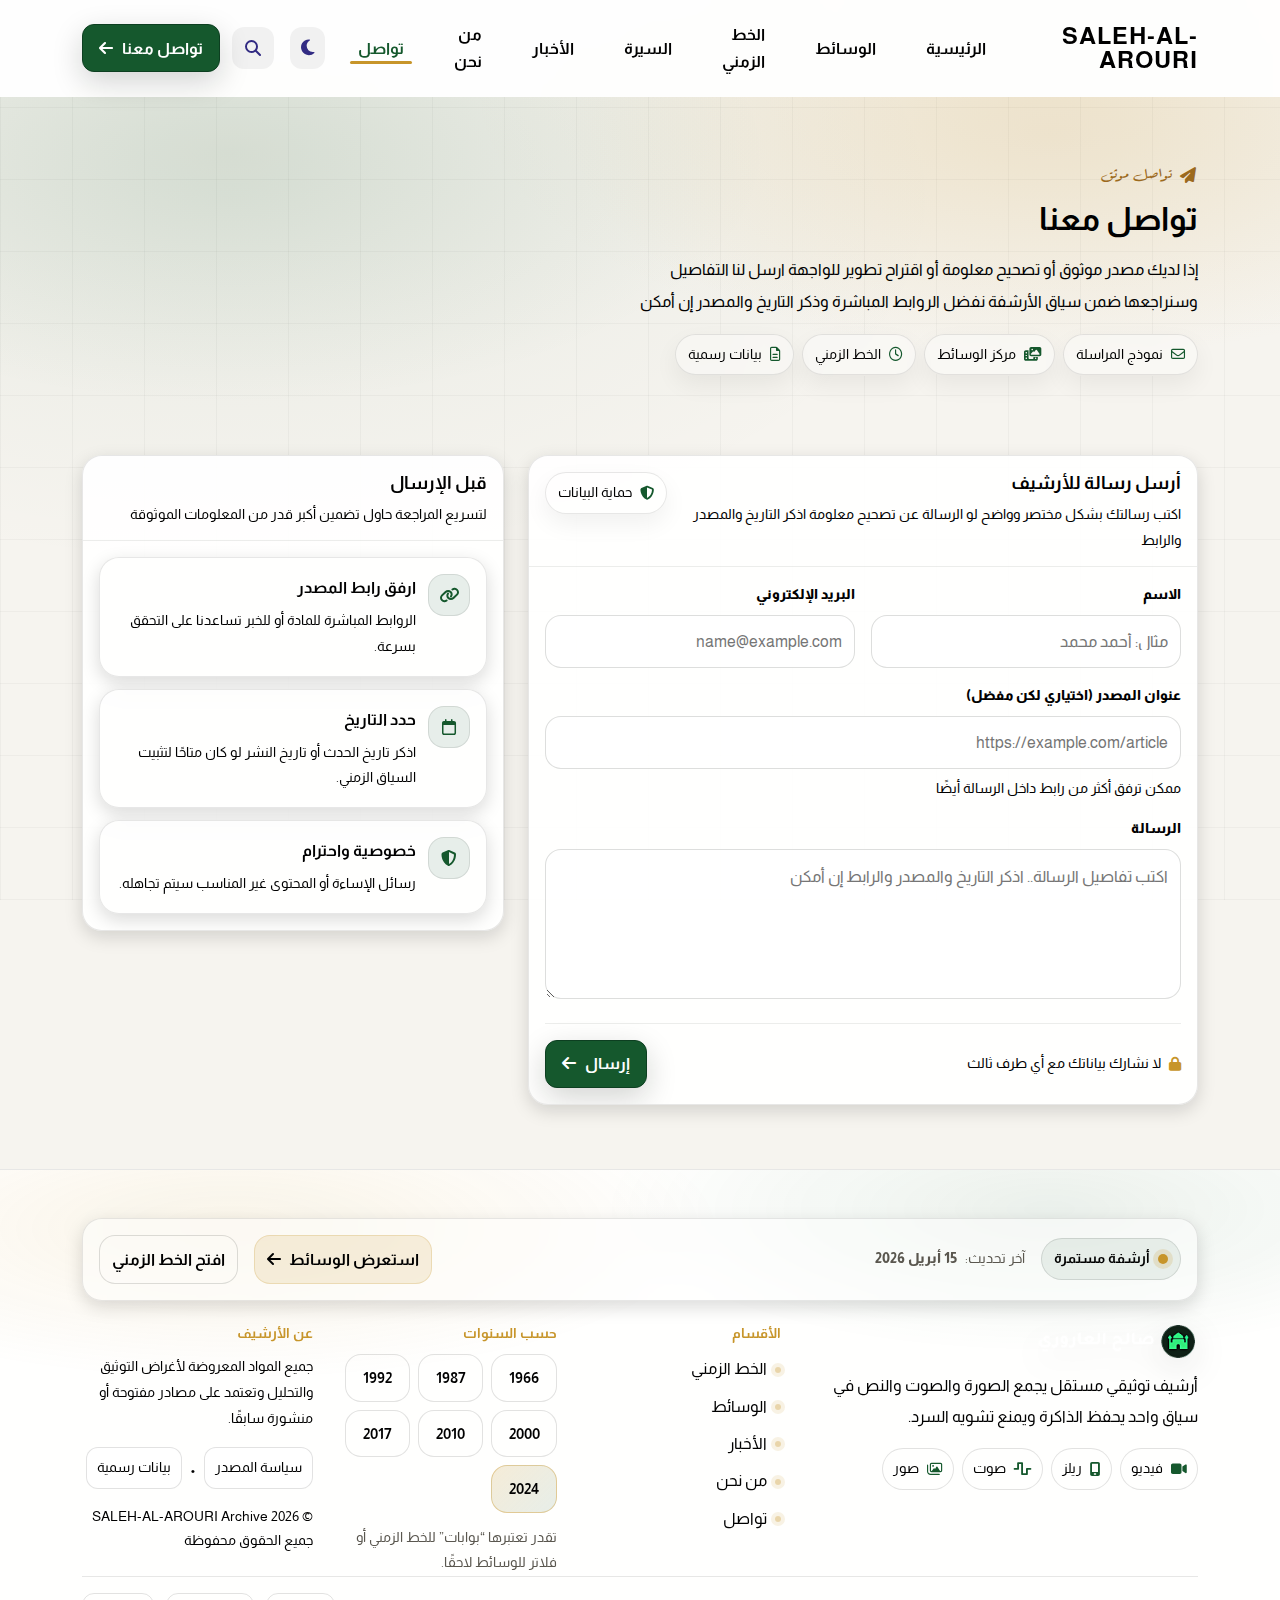
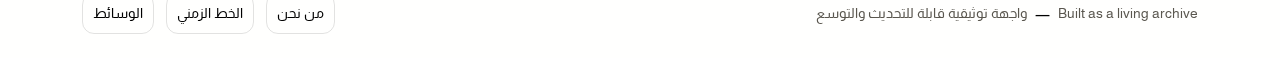
<file: contact.html>
<!DOCTYPE html>
<html lang="ar" dir="rtl">

<head>
  <!-- =========================================
    CONTACT US — SALEH-AL-AROURI Archive
    Notes:
    - Token-driven (light/dark) and RTL-safe
    - Bootstrap RTL + existing tokens/style
    - Accessible form + client-side validation + optional mailto fallback
  ========================================= -->
  <meta charset="UTF-8" />
  <meta name="viewport" content="width=device-width, initial-scale=1.0" />
  <meta name="robots" content="index, follow" />
  <title>SALEH-AL-AROURI | تواصل معنا</title>
  <meta name="description" content="تواصل مع فريق الأرشيف لإرسال مصادر، تصحيح معلومات، أو اقتراحات تطوير." />

  <link rel="canonical" href="https://saleh-al-arouri.com/contact.html" />
  <meta property="og:title" content="SALEH-AL-AROURI | تواصل معنا" />
  <meta property="og:description" content="تواصل مع فريق الأرشيف لإرسال مصادر، تصحيح معلومات، أو اقتراحات تطوير." />
  <meta property="og:image" content="assets/images/og/contact.png" />
  <meta property="og:type" content="website" />
  <meta property="og:locale" content="ar_AR" />
  <meta name="twitter:card" content="summary_large_image" />
  <meta name="twitter:title" content="SALEH-AL-AROURI | تواصل معنا" />
  <meta name="twitter:description" content="تواصل مع فريق الأرشيف لإرسال مصادر، تصحيح معلومات، أو اقتراحات تطوير." />
  <meta name="author" content="SALEH-AL-AROURI" />
  <meta name="theme-color" content="#09130c" />

  <!-- Core CSS (match your project) -->
  <link rel="stylesheet" href="assets/css/normalize.css" />
  <link rel="stylesheet" href="assets/css/all.min.css" />
  <link rel="stylesheet" href="assets/css/bootstrap.rtl.min.css" />
  <link rel="stylesheet" href="assets/css/tokens.css" />
  <link rel="stylesheet" href="assets/css/style.css" />

  <link rel="preload" href="assets/css/style.css" as="style" />
  <link rel="preload" href="assets/js/script.js" as="script" />

  <style>
    /* =========================================================
      CONTACT PAGE — Premium Editorial Layout
      Goals:
      - Clear hierarchy and trust signals
      - Responsive grid + sticky meta panel
      - Token-driven + RTL-safe
    ========================================================= */

    /* ---------- Page hero ---------- */
    .c-contact-hero {
      padding: var(--space-64) 0 var(--space-32);
      position: relative;
      overflow: hidden;
    }

    .c-contact-hero::before {
      content: "";
      position: absolute;
      inset: 0;
      pointer-events: none;
      background:
        radial-gradient(900px 420px at 18% 18%, rgba(21, 88, 45, 0.10), transparent 60%),
        radial-gradient(780px 360px at 82% 12%, rgba(199, 149, 42, 0.12), transparent 62%);
      opacity: 0.95;
    }

    .c-contact-hero__inner {
      position: relative;
    }

    .c-contact-hero__kicker {
      font-family: "Barada";
      margin: 0;
      display: inline-flex;
      align-items: center;
      gap: var(--space-8);
      color: var(--color-accent-dark);
      font-size: var(--type-body);
      letter-spacing: 0.14em;
      text-transform: uppercase;
    }

    .c-contact-hero__title {
      margin: var(--space-12) 0 0;
      font-family: var(--font-family-heading);
      font-size: clamp(2rem, 2.4vw, 2.8rem);
      line-height: 1.15;
      color: var(--text-primary);
    }

    .c-contact-hero__lede {
      margin: var(--space-16) 0 0;
      color: var(--text-muted);
      line-height: 1.95;
      max-width: 72ch;
      font-size: 1.02rem;
    }

    .c-contact-hero__chips {
      margin-top: var(--space-16);
      display: flex;
      flex-wrap: wrap;
      gap: var(--space-8);
    }

    .c-contact-chip {
      display: inline-flex;
      align-items: center;
      gap: var(--space-8);
      min-height: 40px;
      padding: 8px 12px;
      border-radius: var(--radius-pill);
      border: 1px solid var(--surface-border);
      font-size: var(--type-small);
      color: var(--text-secondary);
      background: rgba(255, 255, 255, 0.35);
      backdrop-filter: blur(10px);
      box-shadow: 0 10px 24px rgba(15, 20, 15, 0.06);
      text-decoration: none;
    }

    .c-contact-chip i {
      color: var(--color-primary);
    }

    :is(html[data-theme="dark"], body.is-dark) .c-contact-chip {
      background: rgba(11, 20, 16, 0.45);
    }

    /* ---------- Main layout ---------- */
    .c-contact {
      padding: var(--space-48) 0 var(--space-64);
    }

    .c-contact__grid {
      display: grid;
      grid-template-columns: 1.35fr 0.85fr;
      gap: var(--space-24);
      align-items: start;
    }

    @media (max-width: 991.98px) {
      .c-contact__grid {
        grid-template-columns: 1fr;
      }
    }

    /* ---------- Cards ---------- */
    .c-contact-card {
      border-radius: var(--radius-20);
      border: 1px solid var(--surface-border);
      background: var(--surface-bg);
      box-shadow: var(--shadow-soft);
      overflow: hidden;
    }

    .c-contact-card__head {
      padding: var(--space-16) var(--space-16) var(--space-12);
      border-bottom: 1px solid rgba(15, 20, 15, 0.08);
      display: flex;
      align-items: flex-start;
      justify-content: space-between;
      gap: var(--space-12);
      flex-wrap: wrap;
    }

    :is(html[data-theme="dark"], body.is-dark) .c-contact-card__head {
      border-bottom-color: rgba(214, 169, 75, 0.14);
    }

    .c-contact-card__title {
      margin: 0;
      font-family: var(--font-family-heading);
      font-size: 1.15rem;
      color: var(--text-primary);
    }

    .c-contact-card__sub {
      margin: var(--space-8) 0 0;
      color: var(--text-muted);
      line-height: 1.85;
      max-width: 70ch;
      font-size: var(--type-small);
    }

    .c-contact-card__body {
      padding: var(--space-16);
    }

    /* ---------- Form ---------- */
    .c-form {
      display: grid;
      gap: var(--space-16);
    }

    .c-field {
      display: grid;
      gap: 8px;
    }

    .c-label {
      font-size: var(--type-small);
      color: var(--text-secondary);
      font-weight: 700;
    }

    .c-hint {
      margin: 0;
      font-size: var(--type-small);
      color: var(--text-muted);
      line-height: 1.7;
    }

    .c-input,
    .c-select,
    .c-textarea {
      width: 100%;
      border-radius: var(--radius-16);
      border: 1px solid rgba(15, 20, 15, 0.14);
      background: rgba(255, 255, 255, 0.60);
      color: var(--text-primary);
      padding: 12px 12px;
      outline: none;
      transition: box-shadow var(--transition-fast), border-color var(--transition-fast), transform var(--transition-fast), background var(--transition-fast);
      direction: rtl;
    }

    :is(html[data-theme="dark"], body.is-dark) .c-input,
    :is(html[data-theme="dark"], body.is-dark) .c-select,
    :is(html[data-theme="dark"], body.is-dark) .c-textarea {
      border-color: rgba(214, 169, 75, 0.18);
      background: rgba(11, 20, 16, 0.40);
    }

    .c-input:focus,
    .c-select:focus,
    .c-textarea:focus {
      border-color: rgba(199, 149, 42, 0.45);
      box-shadow: var(--ring);
      transform: translateY(-1px);
    }

    .c-textarea {
      min-height: 150px;
      resize: vertical;
      line-height: 1.9;
    }

    .c-field-row {
      display: grid;
      grid-template-columns: 1fr 1fr;
      gap: var(--space-16);
    }

    @media (max-width: 575.98px) {
      .c-field-row {
        grid-template-columns: 1fr;
      }
    }

    /* Validation */
    .c-error {
      display: none;
      font-size: var(--type-small);
      color: #b42318;
    }

    .is-invalid .c-error {
      display: block;
    }

    .is-invalid .c-input,
    .is-invalid .c-select,
    .is-invalid .c-textarea {
      border-color: rgba(180, 35, 24, 0.55);
      box-shadow: 0 0 0 4px rgba(180, 35, 24, 0.14);
    }

    /* Form footer */
    .c-form__footer {
      margin-top: var(--space-8);
      padding-top: var(--space-16);
      border-top: 1px solid rgba(15, 20, 15, 0.08);
      display: flex;
      align-items: center;
      justify-content: space-between;
      gap: var(--space-12);
      flex-wrap: wrap;
    }

    :is(html[data-theme="dark"], body.is-dark) .c-form__footer {
      border-top-color: rgba(214, 169, 75, 0.14);
    }

    .c-form__privacy {
      display: inline-flex;
      align-items: center;
      gap: var(--space-8);
      font-size: var(--type-small);
      color: var(--text-muted);
      margin: 0;
    }

    .c-form__privacy i {
      color: var(--color-accent);
    }

    .c-form__actions {
      display: inline-flex;
      align-items: center;
      gap: var(--space-8);
      flex-wrap: wrap;
    }

    /* ---------- Side panel ---------- */
    .c-contact-side {
      position: sticky;
      top: 92px;
    }

    @media (max-width: 991.98px) {
      .c-contact-side {
        position: static;
      }
    }

    .c-side-list {
      list-style: none;
      margin: 0;
      padding: 0;
      display: grid;
      gap: var(--space-12);
    }

    .c-side-item {
      display: grid;
      grid-template-columns: 42px 1fr;
      gap: var(--space-12);
      align-items: start;

      padding: var(--space-16);
      border-radius: var(--radius-20);
      border: 1px solid rgba(15, 20, 15, 0.10);
      background: rgba(255, 255, 255, 0.45);
      backdrop-filter: blur(10px);
      box-shadow: var(--shadow-soft);
    }

    :is(html[data-theme="dark"], body.is-dark) .c-side-item {
      border-color: rgba(214, 169, 75, 0.16);
      background: rgba(11, 20, 16, 0.40);
    }

    .c-side-ico {
      width: 42px;
      height: 42px;
      border-radius: var(--radius-16);
      display: grid;
      place-items: center;
      background: rgba(21, 88, 45, 0.10);
      border: 1px solid rgba(15, 20, 15, 0.10);
      color: var(--color-primary);
    }

    :is(html[data-theme="dark"], body.is-dark) .c-side-ico {
      border-color: rgba(214, 169, 75, 0.16);
      background: rgba(35, 197, 94, 0.10);
    }

    .c-side-title {
      margin: 0;
      font-family: var(--font-family-heading);
      color: var(--text-primary);
      font-size: 1.02rem;
    }

    .c-side-text {
      margin: 6px 0 0;
      color: var(--text-muted);
      font-size: var(--type-small);
      line-height: 1.85;
    }

    .c-side-link {
      margin-top: var(--space-8);
      display: inline-flex;
      align-items: center;
      gap: 8px;
      text-decoration: none;
      font-family: var(--font-family-heading);
      color: var(--text-primary);
      padding: 10px 12px;
      border-radius: var(--radius-16);
      background: rgba(199, 149, 42, 0.12);
      border: 1px solid rgba(199, 149, 42, 0.22);
      transition: transform var(--transition-fast), box-shadow var(--transition-fast), border-color var(--transition-fast);
    }

    .c-side-link:hover,
    .c-side-link:focus-visible {
      transform: translateY(-1px);
      box-shadow: var(--ring);
      border-color: rgba(199, 149, 42, 0.34);
      outline: none;
    }

    /* ---------- Success / alert ---------- */
    .c-alert {
      border-radius: var(--radius-16);
      border: 1px solid rgba(21, 88, 45, 0.22);
      background: rgba(21, 88, 45, 0.10);
      padding: 12px 14px;
      color: var(--text-primary);
      display: none;
      line-height: 1.8;
    }

    .c-alert.is-visible {
      display: block;
    }

    :is(html[data-theme="dark"], body.is-dark) .c-alert {
      border-color: rgba(214, 169, 75, 0.18);
      background: rgba(35, 197, 94, 0.08);
    }
  </style>
</head>

<body>
  <div class="c-page-shell">

    <!-- =========================================
      Header (match your existing header structure)
    ========================================= -->
    <header class="c-header">
      <div class="container">
        <div class="c-header__inner">
          <div class="c-header__brand">
            <a class="c-logo" href="index.html" aria-label="العودة للرئيسية">SALEH-AL-AROURI</a>
          </div>

          <nav class="c-nav" aria-label="روابط القسم الرئيسي">
            <ul class="c-nav__list">
              <li><a class="c-nav__link" href="index.html">الرئيسية</a></li>
              <li><a class="c-nav__link" href="media.html">الوسائط</a></li>
              <li><a class="c-nav__link" href="timeline.html">الخط الزمني</a></li>
              <li><a class="c-nav__link" href="biography.html">السيرة</a></li>
              <li><a class="c-nav__link" href="news.html">الأخبار</a></li>
              <li><a class="c-nav__link" href="about.html">من نحن</a></li>
              <li><a class="c-nav__link" href="contact.html">تواصل</a></li>
            </ul>
          </nav>

          <!-- Theme Toggle Button -->
          <button type="button" class="c-theme-toggle" data-theme-toggle aria-pressed="false"
            title="Switch to dark mode">
            <i class="fa-solid fa-moon" data-theme-icon aria-hidden="true"></i>
          </button>

          <div class="c-header__actions">
            <button type="button" class="c-nav__icon" aria-label="بحث">
              <i class="fa-solid fa-magnifying-glass" aria-hidden="true"></i>
            </button>
            <a class="c-btn c-btn--primary d-none d-lg-inline-flex" href="contact.html"> تواصل معنا</a>
          </div>

          <button class="c-nav__toggle" type="button" data-bs-toggle="offcanvas" data-bs-target="#offcanvasMenu"
            aria-controls="offcanvasMenu" aria-label="فتح القائمة الرئيسية">
            <span></span><span></span><span></span>
          </button>
        </div>
      </div>
    </header>

    <!-- Offcanvas (same as your project) -->
    <div class="offcanvas offcanvas-end c-offcanvas" tabindex="-1" id="offcanvasMenu"
      aria-labelledby="offcanvasMenuLabel">
      <div class="offcanvas-header c-offcanvas__header">
        <div class="c-offcanvas__brand">
          <span id="offcanvasMenuLabel" class="c-offcanvas__title">القائمة</span>
          <a class="c-offcanvas__logo" href="index.html">SALEH-AL-AROURI</a>
        </div>

        <button type="button" class="btn-close" data-bs-dismiss="offcanvas" aria-label="إغلاق القائمة"></button>
      </div>

      <div class="offcanvas-body c-offcanvas__body">
        <div class="c-offcanvas__search">
          <label class="visually-hidden" for="offcanvasSearch">بحث</label>
          <input id="offcanvasSearch" type="search" class="form-control c-input" placeholder="ابحث داخل الأرشيف" />
        </div>

        <ul class="c-nav__list c-nav__list--stacked" aria-label="روابط التنقل">
          <li><a class="c-nav__link" href="index.html">الرئيسية</a></li>
          <li><a class="c-nav__link" href="media.html">الوسائط</a></li>
          <li><a class="c-nav__link" href="timeline.html">الخط الزمني</a></li>
          <li><a class="c-nav__link" href="biography.html">السيرة</a></li>
          <li><a class="c-nav__link" href="news.html">الأخبار</a></li>
          <li><a class="c-nav__link" href="about.html">من نحن</a></li>
          <li><a class="c-nav__link active" href="contact.html">تواصل</a></li>
        </ul>

        <hr class="c-divider" />

        <div class="c-offcanvas__actions">
          <a class="c-btn c-btn--ghost w-100" href="about.html">تابع</a>
          <a class="c-btn c-btn--primary w-100" href="media.html">مركز الوسائط</a>
        </div>
      </div>
    </div>

    <main>

      <!-- =========================================
        Contact Hero
      ========================================= -->
      <section class="u-section c-contact-hero" aria-label="مقدمة التواصل">
        <div class="container">
          <div class="c-contact-hero__inner">
            <p class="c-contact-hero__kicker">
              <i class="fa-solid fa-paper-plane" aria-hidden="true"></i>
              تواصل موثق
            </p>

            <h1 class="c-contact-hero__title">تواصل معنا</h1>

            <p class="c-contact-hero__lede">
              إذا لديك مصدر موثوق أو تصحيح معلومة أو اقتراح تطوير للواجهة
              ارسل لنا التفاصيل وسنراجعها ضمن سياق الأرشفة
              نفضل الروابط المباشرة وذكر التاريخ والمصدر إن أمكن
            </p>

            <div class="c-contact-hero__chips" role="list" aria-label="طرق سريعة">
              <a class="c-contact-chip" href="#contactForm" role="listitem">
                <i class="fa-regular fa-envelope"></i>
                نموذج المراسلة
              </a>
              <a class="c-contact-chip" href="media.html" role="listitem">
                <i class="fa-solid fa-photo-film"></i>
                مركز الوسائط
              </a>
              <a class="c-contact-chip" href="timeline.html" role="listitem">
                <i class="fa-regular fa-clock"></i>
                الخط الزمني
              </a>
              <a class="c-contact-chip" href="news.html" role="listitem">
                <i class="fa-regular fa-file-lines"></i>
                بيانات رسمية
              </a>
            </div>
          </div>
        </div>
      </section>

      <!-- =========================================
        Contact Main
      ========================================= -->
      <section class="u-section c-contact" aria-label="محتوى التواصل">
        <div class="container">

          <div class="c-contact__grid">

            <!-- Form card -->
            <section class="c-contact-card" aria-label="نموذج التواصل">
              <header class="c-contact-card__head">
                <div>
                  <h2 class="c-contact-card__title" id="contactForm">أرسل رسالة للأرشيف</h2>
                  <p class="c-contact-card__sub">
                    اكتب رسالتك بشكل مختصر وواضح
                    لو الرسالة عن تصحيح معلومة اذكر التاريخ والمصدر والرابط
                  </p>
                </div>

                <span class="c-contact-chip" aria-hidden="true">
                  <i class="fa-solid fa-shield-halved"></i>
                  حماية البيانات
                </span>
              </header>

              <div class="c-contact-card__body">

                <!-- Success message -->
                <div class="c-alert" data-contact-alert role="status" aria-live="polite"></div>

                <form class="c-form" id="contactFormEl" novalidate>

                  <div class="c-field-row">

                    <div class="c-field" data-field>
                      <label class="c-label" for="fullName">الاسم</label>
                      <input class="c-input" id="fullName" name="fullName" type="text" autocomplete="name"
                        placeholder="مثال: أحمد محمد" required minlength="2" />
                      <p class="c-error">الاسم مطلوب (حرفين على الأقل)</p>
                    </div>

                    <div class="c-field" data-field>
                      <label class="c-label" for="email">البريد الإلكتروني</label>
                      <input class="c-input" id="email" name="email" type="email" autocomplete="email"
                        placeholder="name@example.com" required />
                      <p class="c-error">اكتب بريد صحيح</p>
                    </div>

                  </div>



                  <div class="c-field" data-field>
                    <label class="c-label" for="referenceUrl">عنوان المصدر (اختياري لكن مفضل)</label>
                    <input class="c-input" id="referenceUrl" name="referenceUrl" type="url"
                      placeholder="https://example.com/article" />
                    <p class="c-hint">ممكن ترفق أكثر من رابط داخل الرسالة أيضًا</p>
                  </div>

                  <div class="c-field" data-field>
                    <label class="c-label" for="message">الرسالة</label>
                    <textarea class="c-textarea" id="message" name="message" required minlength="20"
                      placeholder="اكتب تفاصيل الرسالة.. اذكر التاريخ والمصدر والرابط إن أمكن"></textarea>
                    <p class="c-error">الرسالة مطلوبة (20 حرف على الأقل)</p>
                  </div>

                  <div class="c-form__footer">
                    <p class="c-form__privacy">
                      <i class="fa-solid fa-lock" aria-hidden="true"></i>
                      لا نشارك بياناتك مع أي طرف ثالث
                    </p>

                    <div class="c-form__actions">
                      <button type="submit" class="c-btn c-btn--primary">
                        إرسال
                      </button>


                    </div>
                  </div>

                </form>
              </div>
            </section>

            <!-- Side info -->
            <aside class="c-contact-side" aria-label="معلومات وتوجيهات">
              <div class="c-contact-card">
                <header class="c-contact-card__head">
                  <div>
                    <h3 class="c-contact-card__title">قبل الإرسال</h3>
                    <p class="c-contact-card__sub">
                      لتسريع المراجعة حاول تضمين أكبر قدر من المعلومات الموثوقة
                    </p>
                  </div>
                </header>

                <div class="c-contact-card__body">
                  <ul class="c-side-list">

                    <li class="c-side-item">
                      <span class="c-side-ico" aria-hidden="true">
                        <i class="fa-solid fa-link"></i>
                      </span>
                      <div>
                        <p class="c-side-title">ارفق رابط المصدر</p>
                        <p class="c-side-text">
                          الروابط المباشرة للمادة أو للخبر تساعدنا على التحقق بسرعة.
                        </p>
                      </div>
                    </li>

                    <li class="c-side-item">
                      <span class="c-side-ico" aria-hidden="true">
                        <i class="fa-regular fa-calendar"></i>
                      </span>
                      <div>
                        <p class="c-side-title">حدد التاريخ</p>
                        <p class="c-side-text">
                          اذكر تاريخ الحدث أو تاريخ النشر لو كان متاحًا لتثبيت السياق الزمني.
                        </p>
                      </div>
                    </li>

                    <li class="c-side-item">
                      <span class="c-side-ico" aria-hidden="true">
                        <i class="fa-solid fa-shield-halved"></i>
                      </span>
                      <div>
                        <p class="c-side-title">خصوصية واحترام</p>
                        <p class="c-side-text">
                          رسائل الإساءة أو المحتوى غير المناسب سيتم تجاهله.
                        </p>
                      </div>
                    </li>

                  </ul>


                </div>
              </div>
            </aside>

          </div>
        </div>
      </section>

    </main>

    <!-- =========================================
      Footer (use your upgraded footer if already applied)
    ========================================= -->
    <footer class="c-footer" role="contentinfo">
      <div class="container">

        <!-- Archive strip (optional but recommended) -->
        <div class="c-footer__strip" aria-label="ملخص الأرشيف">
          <div class="c-footer__strip-left">
            <span class="c-footer__status">
              <span class="c-footer__dot" aria-hidden="true"></span>
              أرشفة مستمرة
            </span>

            <span class="c-footer__update u-muted">
              آخر تحديث: <strong>15 أبريل 2026</strong>
            </span>
          </div>

          <div class="c-footer__strip-right">
            <a class="c-footer__cta" href="media.html">
              استعرض الوسائط
              <i class="fa-solid fa-arrow-left" aria-hidden="true"></i>
            </a>
            <a class="c-footer__cta c-footer__cta--ghost" href="timeline.html">
              افتح الخط الزمني
            </a>
          </div>
        </div>

        <div class="c-footer__grid">

          <!-- Brand -->
          <div class="c-footer__brand">
            <a class="c-footer__logo" href="index.html" aria-label="العودة للرئيسية">
              <img src="assets/images/logo.png" alt="SALEH-AL-AROURI Archive" loading="lazy">
            </a>

            <p class="c-footer__desc">
              أرشيف توثيقي مستقل يجمع الصورة والصوت والنص
              في سياق واحد يحفظ الذاكرة ويمنع تشويه السرد.
            </p>

            <!-- Quick meta chips -->
            <div class="c-footer__chips" aria-label="مفاتيح سريعة">
              <a class="c-footer__chip" href="media.html#videos"><i class="fa-solid fa-video"></i> فيديو</a>
              <a class="c-footer__chip" href="media.html#reels"><i class="fa-solid fa-mobile-screen"></i> ريلز</a>
              <a class="c-footer__chip" href="media.html#audio"><i class="fa-solid fa-wave-square"></i> صوت</a>
              <a class="c-footer__chip" href="media.html#photos"><i class="fa-regular fa-images"></i> صور</a>
            </div>
          </div>

          <!-- Navigation -->
          <nav class="c-footer__nav" aria-label="روابط الأرشيف">
            <h4 class="c-footer__title">الأقسام</h4>
            <ul class="c-footer__list">
              <li><a href="timeline.html">الخط الزمني</a></li>
              <li><a href="media.html">الوسائط</a></li>
              <li><a href="news.html">الأخبار</a></li>
              <li><a href="about.html">من نحن</a></li>
              <li><a href="contact.html">تواصل</a></li>
            </ul>
          </nav>

          <!-- Years / Decades -->
          <nav class="c-footer__years" aria-label="التصنيف حسب السنوات">
            <h4 class="c-footer__title">حسب السنوات</h4>

            <!-- You can link to timeline anchors or media filters -->
            <div class="c-footer__year-grid">
              <a class="c-footer__year" href="timeline.html#1966">1966</a>
              <a class="c-footer__year" href="timeline.html#1987">1987</a>
              <a class="c-footer__year" href="timeline.html#1992">1992</a>
              <a class="c-footer__year" href="timeline.html#2000">2000</a>
              <a class="c-footer__year" href="timeline.html#2010">2010</a>
              <a class="c-footer__year" href="timeline.html#2017">2017</a>
              <a class="c-footer__year is-strong" href="timeline.html#2024">2024</a>
            </div>

            <p class="c-footer__hint u-muted">
              تقدر تعتبرها “بوابات” للخط الزمني أو فلاتر للوسائط لاحقًا.
            </p>
          </nav>

          <!-- Meta -->
          <div class="c-footer__meta">
            <h4 class="c-footer__title">عن الأرشيف</h4>

            <p class="c-footer__small">
              جميع المواد المعروضة لأغراض التوثيق والتحليل
              وتعتمد على مصادر مفتوحة أو منشورة سابقًا.
            </p>

            <div class="c-footer__legal">
              <a class="c-footer__legal-link" href="about.html">سياسة المصدر</a>
              <span class="c-footer__legal-sep" aria-hidden="true">•</span>
              <a class="c-footer__legal-link" href="news.html">بيانات رسمية</a>
            </div>

            <p class="c-footer__copyright">
              © 2026 SALEH-AL-AROURI Archive<br>
              جميع الحقوق محفوظة
            </p>
          </div>

        </div>

        <!-- Bottom bar -->
        <div class="c-footer__bottom">
          <div class="c-footer__bottom-left">
            <span class="c-footer__tag">Built as a living archive</span>
            <span class="c-footer__sep" aria-hidden="true">—</span>
            <span class="c-footer__mini u-muted">واجهة توثيقية قابلة للتحديث والتوسع</span>
          </div>

          <div class="c-footer__links" aria-label="روابط سريعة">
            <a href="about.html">من نحن</a>
            <a href="timeline.html">الخط الزمني</a>
            <a href="media.html">الوسائط</a>
          </div>
        </div>

      </div>
    </footer>

  </div>

  <!-- Scripts -->
  <script src="assets/js/jquery-3.7.1.min.js"></script>
  <script src="assets/js/bootstrap.bundle.min.js"></script>
  <script src="assets/js/script.js" defer></script>

  <script>
    /**
     * ------------------------------------------------------------
     * Contact Page (Client-side)
     * ------------------------------------------------------------
     * Notes:
     * - This is UI-only (no backend).
     * - Validates inputs and shows a success message.
     * - Provides "mailto:" fallback for sending via email client.
     */

    (() => {
      const form = document.getElementById("contactFormEl");
      const alertBox = document.querySelector("[data-contact-alert]");
      const mailtoBtn = document.getElementById("mailtoFallbackBtn");

      // Change this to your real inbox when ready
      const CONTACT_EMAIL = "archive@example.com";

      if (!form) return;

      const setFieldValidity = (fieldWrap, isValid) => {
        if (!fieldWrap) return;
        fieldWrap.classList.toggle("is-invalid", !isValid);
      };

      const getFieldWrap = (input) => input?.closest("[data-field]");

      const validate = () => {
        let ok = true;

        const fullName = form.querySelector("#fullName");
        const email = form.querySelector("#email");
        const topic = form.querySelector("#topic");
        const message = form.querySelector("#message");

        // Full name
        const nameValid = !!fullName.value.trim() && fullName.value.trim().length >= 2;
        setFieldValidity(getFieldWrap(fullName), nameValid);
        ok = ok && nameValid;

        // Email
        const emailValid = email.checkValidity();
        setFieldValidity(getFieldWrap(email), emailValid);
        ok = ok && emailValid;

        // Topic
        const topicValid = !!topic.value;
        setFieldValidity(getFieldWrap(topic), topicValid);
        ok = ok && topicValid;

        // Message
        const msgValid = !!message.value.trim() && message.value.trim().length >= 20;
        setFieldValidity(getFieldWrap(message), msgValid);
        ok = ok && msgValid;

        return ok;
      };

      const showAlert = (text) => {
        if (!alertBox) return;
        alertBox.textContent = text;
        alertBox.classList.add("is-visible");
      };

      const clearAlert = () => {
        if (!alertBox) return;
        alertBox.classList.remove("is-visible");
        alertBox.textContent = "";
      };

      // Validate on input (progressive)
      form.querySelectorAll("input, select, textarea").forEach((el) => {
        el.addEventListener("input", () => {
          // Only clear errors on input to reduce annoyance
          const wrap = getFieldWrap(el);
          if (wrap && wrap.classList.contains("is-invalid")) {
            // Re-check current field only
            setFieldValidity(wrap, el.checkValidity() && (el.id !== "message" || el.value.trim().length >= 20));
          }
          clearAlert();
        });
      });

      // Submit (UI-only)
      form.addEventListener("submit", (e) => {
        e.preventDefault();
        clearAlert();

        const ok = validate();
        if (!ok) {
          showAlert("من فضلك راجع الحقول المطلوبة قبل الإرسال.");
          return;
        }

        // Simulated success (replace with real POST later)
        showAlert("تم استلام رسالتك بنجاح. شكرًا لمساهمتك في توثيق الأرشيف.");

        // Optional: Reset after success
        form.reset();
      });

      // Mailto fallback
      if (mailtoBtn) {
        mailtoBtn.addEventListener("click", () => {
          const fullName = form.querySelector("#fullName")?.value?.trim() || "";
          const email = form.querySelector("#email")?.value?.trim() || "";
          const topic = form.querySelector("#topic")?.value || "other";
          const relatedYear = form.querySelector("#relatedYear")?.value || "";
          const referenceUrl = form.querySelector("#referenceUrl")?.value?.trim() || "";
          const message = form.querySelector("#message")?.value?.trim() || "";

          const subject = encodeURIComponent(`[Archive Contact] ${topic}${relatedYear ? " — " + relatedYear : ""}`);
          const bodyLines = [
            `Name: ${fullName}`,
            `Email: ${email}`,
            `Topic: ${topic}`,
            `Related Year: ${relatedYear || "-"}`,
            `Reference URL: ${referenceUrl || "-"}`,
            "",
            "Message:",
            message || "-"
          ];

          const body = encodeURIComponent(bodyLines.join("\n"));
          window.location.href = `mailto:${CONTACT_EMAIL}?subject=${subject}&body=${body}`;
        });
      }
    })();
  </script>
</body>

</html>
</file>
<file: assets/css/tokens.css>
@font-face {
  font-family: "Almarai";
  src: url("../fonts/Almarai-Regular.ttf") format("truetype");
  font-weight: 400;
  font-style: normal;
  font-display: swap;
}

@font-face {
  font-family: "Almarai-Bold";
  src: url("../fonts/Almarai-Bold.ttf") format("truetype");
  font-weight: 700;
  font-style: normal;
  font-display: swap;
}

@font-face {
  font-family: "Almarai";
  src: url("../fonts/Almarai-Light.ttf") format("truetype");
  font-weight: 300;
  font-style: normal;
  font-display: swap;
}

@font-face {
  font-family: "Almarai";
  src: url("../fonts/Almarai-ExtraBold.ttf") format("truetype");
  font-weight: 800;
  font-style: normal;
  font-display: swap;
}

@font-face {
  font-family: "Al-Jazeera-Arabic";
  src: url("../fonts/Al-Jazeera-Arabic Regular.ttf") format("truetype");
  font-weight: 400;
  font-style: normal;
  font-display: swap;
}

@font-face {
  font-family: "Al-Jazeera-Arabic-Bold";
  src: url("../fonts/Al-Jazeera-Arabic\ Bold.ttf") format("truetype");
  font-weight: 700;
  font-style: normal;
  font-display: swap;
}

@font-face {
  font-family: "Barada";
  src: url("../fonts/barada-reqa.ttf") format("truetype");
  font-weight: 400;
  font-style: normal;
  font-display: swap;
}

:root {
  /* Color tokens */
  --color-primary: #15582d;
  --color-primary-dark: #0d3f21;
  --color-primary-light: #4f9a62;
  --color-accent: #c7952a;
  --color-accent-dark: #9c6a1d;
  --color-neutral-950: #0f140f;
  --color-neutral-900: #1c1c1a;
  --color-neutral-800: #2c2a26;
  --color-neutral-700: #44413c;
  --color-neutral-600: #5a574f;
  --color-neutral-400: #8c8778;
  --color-neutral-200: #ded8cf;
  --color-neutral-100: #f6f4ef;
  --color-neutral-50: #ffffff;
  --color-border: rgba(15, 20, 15, 0.15);

  /* Spacing scale */
  --space-4: 4px;
  --space-8: 8px;
  --space-12: 12px;
  --space-16: 16px;
  --space-24: 24px;
  --space-32: 32px;
  --space-48: 48px;
  --space-64: 64px;

  /* Radius scale */
  --radius-8: 8px;
  --radius-12: 12px;
  --radius-16: 16px;
  --radius-20: 20px;

  /* Shadow tokens */
  --shadow-soft: 0 6px 18px rgba(15, 15, 15, 0.15);
  --shadow-medium: 0 12px 32px rgba(10, 10, 10, 0.25);

  /* Typography scale */
  --type-h1: 2.75rem;
  --type-h2: 2.25rem;
  --type-h3: 1.875rem;
  --type-h4: 1.5rem;
  --type-h5: 1.25rem;
  --type-h6: 1rem;
  --type-body: 1rem;
  --type-small: 0.875rem;

  /* Font families */
  --font-family-body: "Almarai", "Barada", system-ui, sans-serif;
  --font-family-heading: "Almarai-Bold", sans-serif;

  /* Z-index */
  --z-index-nav: 900;
  --z-index-modal: 1100;
  --z-index-dropdown: 1050;

  /* Misc */
  --transition-fast: 220ms ease-in-out;
  --page-max-width: 1200px;

  --header-bg: rgba(255, 255, 255, 0.88);
  --header-border: rgba(15, 20, 15, 0.10);
  --surface-bg: rgba(255, 255, 255, 0.92);
  --surface-border: rgba(15, 20, 15, 0.10);

  --ring: 0 0 0 4px rgba(199, 149, 42, 0.18);
  --shadow-nav: 0 18px 35px rgba(15, 20, 15, 0.08);

  --radius-pill: 999px;
}
</file>
<file: assets/css/style.css>
/* Base resets inherited from tokens */
*,
*::before,
*::after {
  box-sizing: border-box;
}

body {
  margin: 0;
  font-family: var(--font-family-body);
  font-size: var(--type-body);
  line-height: 1.7;
  color: var(--text-primary);
  background-color: var(--color-neutral-50);
  direction: rtl;
  text-align: right;
  min-height: 100vh;
  scroll-behavior: smooth;
}

h1,
h2,
h3,
h4,
h5,
h6 {
  font-family: var(--font-family-heading);
  margin-top: 0;
  margin-bottom: 0.35em;
}

img,
picture,
svg,
video {
  max-width: 100%;
  display: block;
}

main {
  width: 100%;
}

a {
  color: var(--color-accent);
  text-decoration: none;
}

a:hover,
a:focus-visible {
  color: var(--color-accent-dark);
  text-decoration: underline;
}

::selection {
  background-color: var(--color-accent);
  color: var(--text-primary);
}

:focus-visible {
  outline: 2px solid var(--color-accent);
  outline-offset: 2px;
}

input,
textarea,
select,
button {
  font: inherit;
}

.c-page-shell {
  min-height: 100vh;
  background: linear-gradient(180deg, rgba(255, 255, 255, 0.96), rgba(244, 241, 235, 0.95)),
    radial-gradient(circle at 20% 20%, rgba(199, 149, 42, 0.15), transparent 60%);
}

.c-header {
  position: sticky;
  top: 0;
  z-index: var(--z-index-nav);
  background-color: rgba(255, 255, 255, 0.92);
  border-bottom: 1px solid transparent;
  backdrop-filter: blur(14px);
  transition: border-color var(--transition-fast), box-shadow var(--transition-fast);
}

.c-header--scrolled {
  border-color: rgba(17, 20, 15, 0.12);
  box-shadow: 0 18px 35px rgba(15, 20, 15, 0.08);
}

.c-header__inner {

  padding: var(--space-12) 0;
  display: flex;
  align-items: center;
  justify-content: space-between;
  gap: var(--space-16);
}

.c-header__brand {
  display: flex;
  align-items: center;
}

.c-logo {
  font-family: var(--font-family-heading);
  font-size: var(--type-h4);
  letter-spacing: 1px;
  color: var(--text-primary);
}

.c-nav {
  flex: 1;
}

.c-nav__list {
  list-style: none;
  margin: 0;
  padding: 0;
  display: flex;
  justify-content: center;
  gap: var(--space-16);
  flex-wrap: nowrap;
  align-items: center;
}

.c-nav__list li {
  list-style: none;
}

.c-nav__link {
  position: relative;
  display: inline-flex;
  align-items: center;
  justify-content: center;
  gap: var(--space-8);
  padding: var(--space-8) var(--space-16);
  min-height: 44px;
  border-radius: var(--radius-12);
  background-color: transparent;
  color: var(--text-secondary);
  font-family: var(--font-family-heading);
  font-size: 1rem;
  border: 1px solid transparent;
  transition: var(--transition-fast);
}

.c-nav__link::after {
  content: "";
  position: absolute;
  height: 3px;
  border-radius: var(--radius-8);
  left: var(--space-8);
  right: var(--space-8);
  bottom: 6px;
  background-color: transparent;
  transition: background-color var(--transition-fast);
}

.c-nav__link.is-active {
  color: var(--color-primary);
}

.c-nav__link.is-active::after {
  background-color: var(--color-accent);
}

.c-nav__link:hover,
.c-nav__link:focus-visible {
  border-color: rgba(17, 20, 15, 0.15);
  background-color: rgba(17, 20, 15, 0.04);
}

.c-header__actions {
  display: flex;
  gap: var(--space-12);
  align-items: center;
  flex-shrink: 0;
}

.c-nav__icon {
  --size: 42px;
  --bg: rgba(0, 0, 0, 0.05);
  --bg-hover: rgba(0, 0, 0, 0.1);
  --color: #322b83;

  width: var(--size);
  height: var(--size);
  display: inline-flex;
  align-items: center;
  justify-content: center;

  border: 0;
  border-radius: var(--radius-12);
  background: var(--bg);
  color: var(--color);

  cursor: pointer;
  transition:
    background-color 0.25s ease,
    color 0.25s ease,
    transform 0.15s ease;
}



html[data-theme="dark"] .c-nav__icon {
  --bg: rgba(255, 255, 255, 0.04);
  --bg-hover: rgba(255, 255, 255, 0.1);
  --color: #9ae6b4;
  background-color: rgba(35, 197, 94, 0.14);
  box-shadow: 0 0 0 2px rgba(35, 197, 94, 0.4);
}

.c-nav__toggle {
  display: none;
  border: none;
  background: transparent;
  flex-direction: column;
  gap: 6px;
  padding: 6px;
  cursor: pointer;
}

.c-nav__toggle span {
  display: block;
  width: 26px;
  height: 2px;
  border-radius: 2px;
  background-color: var(--text-secondary);
}

.c-theme-toggle {
  border-color: rgba(255, 255, 255, 0.2);
  background-color: rgba(255, 255, 255, 0.04);
  transition: var(--transition-fast);
}

.c-theme-toggle[aria-pressed="true"] {
  background-color: rgba(35, 197, 94, 0.12);
  box-shadow: 0 0 0 2px rgba(35, 197, 94, 0.35);
}

.c-nav__list--stacked {
  flex-direction: column;
  gap: var(--space-12);
  align-items: stretch;
}

.c-btn {
  border: none;
  border-radius: var(--radius-12);
  padding: var(--space-8) var(--space-16);
  font-family: var(--font-family-heading);
  cursor: pointer;
  transition: var(--transition-fast);
  display: inline-flex;
  align-items: center;
  justify-content: center;
  gap: var(--space-8);
  font-size: 1rem;
  font-weight: 700;
  letter-spacing: 0.08em;
  text-transform: uppercase;
  min-height: 48px;
}

.c-btn--primary {
  background-color: var(--color-primary);
  color: #fff;
  border: 1px solid var(--color-primary-dark);
  box-shadow: 0 10px 30px rgba(15, 20, 15, 0.18);
}

.c-btn--primary:hover,
.c-btn--primary:focus-visible {
  background-color: var(--color-primary-dark);
}

.c-btn--outline {
  background-color: transparent;
  border: 1px solid var(--color-neutral-400);
  color: var(--text-primary);
}

.c-btn--ghost {
  background-color: transparent;
  border: 1px solid rgba(17, 20, 15, 0.15);
  color: var(--text-secondary);


}

.c-btn::after {
  display: inline-flex;
  align-items: center;
  justify-content: center;
}

.c-btn--primary::after {
  content: "\f060";
  font-family: "Font Awesome 6 Free";

  font-size: 1rem;
}

.c-btn--outline::after {
  content: "★";
  font-size: 0.85rem;
}

/* Header responsive behavior */
@media (max-width: 991.98px) {
  .c-nav {
    display: none;
  }

  .c-header__actions {
    gap: var(--space-8);
  }

  .c-nav__toggle {
    display: inline-flex;
  }
}

@media (min-width: 992px) {
  .c-nav__toggle {
    display: none;
  }
}

/* Make header look premium & consistent height */
.c-header__inner {
  min-height: 72px;
}

.c-logo {
  text-decoration: none;
  line-height: 1;
}

.c-nav__link {
  text-decoration: none;
}

/* Offcanvas styling */
.c-offcanvas {
  width: min(92vw, 420px);
  border-left: 1px solid rgba(17, 20, 15, 0.12);
  background: rgba(255, 255, 255, 0.96);
  backdrop-filter: blur(14px);
}

.c-offcanvas__header {
  border-bottom: 1px solid rgba(17, 20, 15, 0.08);
}

.c-offcanvas__brand {
  display: flex;
  flex-direction: column;
  gap: 2px;
}

.c-offcanvas__title {
  font-family: var(--font-family-heading);
  color: var(--text-secondary);
  font-size: 0.95rem;
}

.c-offcanvas__logo {
  text-decoration: none;
  font-family: var(--font-family-heading);
  color: var(--text-primary);
  letter-spacing: 1px;
}

.c-offcanvas__search {
  margin-bottom: var(--space-16);
}

.c-input {
  border-radius: var(--radius-12);
  border: 1px solid rgba(17, 20, 15, 0.14);
  min-height: 48px;
  padding: 10px 14px;
}

.c-divider {
  border: 0;
  height: 1px;
  background: rgba(17, 20, 15, 0.1);
  margin: var(--space-16) 0;
}

.c-offcanvas__actions {
  display: grid;
  gap: var(--space-8);
}

/* Better mobile tap targets */
.c-nav__link {
  min-height: 46px;
}

/* Slightly stronger active state inside offcanvas */
.c-nav__list--stacked .c-nav__link.is-active {
  background: rgba(17, 20, 15, 0.04);
  border-color: rgba(17, 20, 15, 0.12);
}

.u-section {
  padding: var(--space-48) 0;
}

.u-container-narrow {
  width: min(100%, var(--page-max-width));
  margin-inline: auto;
}

.u-divider {
  height: 1px;
  background-color: var(--color-border);
  margin: var(--space-32) 0;
}

.u-muted {
  color: var(--color-neutral-600);
  font-size: var(--type-small);
}

.u-badge,
.c-badge {
  display: inline-flex;
  align-items: center;
  gap: var(--space-4);
  padding: var(--space-4) var(--space-12);
  border-radius: 999px;
  font-size: var(--type-small);
  text-transform: uppercase;
  letter-spacing: 0.12em;
  width: max-content;
}

.u-aspect-16x9,
.u-aspect-9x16 {
  position: relative;
  overflow: hidden;
}

.u-aspect-16x9::before,
.u-aspect-9x16::before {
  content: "";
  display: block;
}

.u-aspect-16x9::before {
  padding-top: calc(9 / 16 * 100%);
}

.u-aspect-9x16::before {
  padding-top: calc(16 / 9 * 100%);
}

.u-aspect-16x9>*,
.u-aspect-9x16>* {
  position: absolute;
  inset: 0;
}

/* =========================================
  HERO — Premium archive entry
  - Media-first
  - Personality spotlight
  - Bootstrap container friendly
========================================= */

.c-hero {
  padding: var(--space-48) 0;
  border-bottom: 1px solid rgba(15, 20, 15, 0.06);
}

.c-hero__eyebrow {
  margin: 0 0 var(--space-12);
  color: var(--color-accent-dark);
  font-size: var(--type-h4);
  letter-spacing: 0.2px;
  font-family: "Barada";
}

.c-hero__title {
  margin: 0;
  font-family: var(--font-family-heading);
  color: var(--text-primary);
  font-size: clamp(3.4rem, 3.2vw, var(--type-h1));
}

.c-hero__title-accent {
  display: block;
  margin-top: var(--space-8);
  color: var(--color-primary);
  font-size: clamp(1.15rem, 1.6vw, 1.35rem);
  font-family: var(--font-family-body);
  font-weight: 700;
}

.c-hero__lede {
  margin: var(--space-16) 0 0;
  color: var(--text-muted);
  max-width: 62ch;
  line-height: 1.85;
  font-size: 1.05rem;
}

.c-hero__ctas {
  margin-top: var(--space-24);
  display: flex;
  flex-wrap: wrap;
  gap: var(--space-12);
  align-items: center;
}

/* =========================================
  HERO STATS — Premium counters
========================================= */

.c-hero__stats {
  margin-top: var(--space-24);
  display: grid;
  grid-template-columns: repeat(4, minmax(0, 1fr));
  gap: var(--space-12);
}

@media (max-width: 991.98px) {
  .c-hero__stats {
    grid-template-columns: repeat(2, minmax(0, 1fr));
  }
}

.c-stat {
  position: relative;
  background: var(--surface-bg);
  border: 1px solid var(--surface-border);
  border-radius: var(--radius-16);
  padding: var(--space-16);
  box-shadow: var(--shadow-soft);
  display: grid;
  grid-template-columns: 46px 1fr;
  gap: var(--space-12);
  align-items: center;
  overflow: hidden;
  transition: transform var(--transition-fast), box-shadow var(--transition-fast), border-color var(--transition-fast);
}

.c-stat::before {
  content: "";
  position: absolute;
  inset: 0;
  background: radial-gradient(600px 200px at 100% 0%,
      rgba(199, 149, 42, 0.14),
      rgba(199, 149, 42, 0.00) 55%);
  opacity: 0.9;
  pointer-events: none;
}

html[data-theme="dark"] .c-stat::before,
body.is-dark .c-stat::before {
  background: radial-gradient(600px 200px at 100% 0%,
      rgba(214, 169, 75, 0.14),
      rgba(214, 169, 75, 0.00) 55%);
}

.c-stat:hover {
  transform: translateY(-2px);
  box-shadow: var(--shadow-medium);
  border-color: rgba(199, 149, 42, 0.25);
}

.c-stat__icon {
  width: 46px;
  height: 46px;
  border-radius: var(--radius-16);
  display: grid;
  place-items: center;
  background: rgba(199, 149, 42, 0.14);
  color: var(--color-accent-dark);
  border: 1px solid rgba(199, 149, 42, 0.22);
  position: relative;
  z-index: 1;
}

html[data-theme="dark"] .c-stat__icon,
body.is-dark .c-stat__icon {
  background: rgba(214, 169, 75, 0.12);
  border-color: rgba(214, 169, 75, 0.22);
  color: var(--color-accent);
}

.c-stat__icon i {
  font-size: 1.1rem;
}

.c-stat__body {
  position: relative;
  z-index: 1;
  min-width: 0;
}

.c-stat__num {
  display: block;
  font-family: var(--font-family-heading);
  color: var(--text-primary);
  font-size: 1.35rem;
  letter-spacing: 0.2px;
  line-height: 1.1;
}

.c-stat__label {
  display: block;
  margin-top: 6px;
  color: var(--text-muted);
  font-size: var(--type-small);
}

/* =========================================
  PERSONA CARD — Portrait + quick facts + Media
========================================= */

.c-persona {
  background: var(--surface-bg);
  border: 1px solid var(--surface-border);
  border-radius: var(--radius-20);
  padding: var(--space-24);
  box-shadow: var(--shadow-medium);
  position: relative;
  overflow: hidden;
  cursor: pointer;
}

/* Decorative accent */
.c-persona::before {
  content: "";
  position: absolute;
  inset: 0;
  background: linear-gradient(90deg,
      rgba(199, 149, 42, 0.0),
      rgba(199, 149, 42, 0.14),
      rgba(199, 149, 42, 0.0));
  transform: translateY(-40%);
  opacity: 0.75;
  pointer-events: none;
}

.c-persona__top {
  display: grid;
  grid-template-columns: 92px 1fr;
  gap: var(--space-16);
  align-items: start;
  position: relative;
}

.c-persona__portrait {
  width: 92px;
  height: 92px;
  border-radius: var(--radius-pill);
  overflow: hidden;
  border: 3px solid rgba(199, 149, 42, 0.45);
  box-shadow: 0 10px 22px rgba(15, 20, 15, 0.12);
}

.c-persona__portrait img {
  width: 100%;
  height: 100%;
  object-fit: cover;
}

.c-persona__label {
  margin: 0;
  color: var(--color-neutral-600);
  font-size: var(--type-small);
}

.c-persona__name {
  margin: 2px 0 0;
  font-family: var(--font-family-heading);
  font-size: var(--type-h4);
  color: var(--text-primary);
}

.c-persona__desc {
  margin: var(--space-8) 0 0;
  color: var(--text-muted);
  line-height: 1.8;
  font-size: 0.98rem;
}

/* ===== Persona Media Panel ===== */

.c-persona__media {
  margin-top: var(--space-16);
  position: relative;
  border: 1px solid var(--surface-border);
  border-radius: var(--radius-16);
  background: var(--color-neutral-50);
  overflow: hidden;
}

html[data-theme="dark"] .c-persona__media,
body.is-dark .c-persona__media {
  background: rgba(255, 255, 255, 0.04);
}

.c-persona__media-head {
  display: flex;
  align-items: center;
  justify-content: space-between;
  gap: var(--space-12);
  padding: var(--space-12);
  border-bottom: 1px solid var(--surface-border);
  background: linear-gradient(90deg,
      rgba(199, 149, 42, 0.10),
      rgba(199, 149, 42, 0.04),
      rgba(199, 149, 42, 0.00));
}

.c-persona__media-title {
  margin: 0;
  font-family: var(--font-family-heading);
  color: var(--text-primary);
  font-size: 1rem;
}

.c-media-switch {
  display: inline-flex;
  gap: 6px;
  padding: 6px;
  border-radius: var(--radius-pill);
  border: 1px solid var(--surface-border);
  background: var(--surface-bg);
}

.c-media-switch__btn {
  border: 0;
  background: transparent;
  color: var(--text-secondary);
  padding: 4px 12px;
  border-radius: var(--radius-pill);
  font-size: var(--type-small);
  transition: transform var(--transition-fast), background var(--transition-fast), color var(--transition-fast);
  cursor: pointer;
}

.c-media-switch__btn:hover {
  transform: translateY(-1px);
  color: var(--text-primary);
}

.c-media-switch__btn.is-active {
  background: var(--color-primary-light);
  color: var(--text-primary);
  box-shadow: 0 10px 22px rgba(15, 20, 15, 0.10);
}

html[data-theme="dark"] .c-media-switch__btn.is-active,
body.is-dark .c-media-switch__btn.is-active {
  background: rgba(35, 197, 94, 0.14);
  box-shadow: 0 14px 28px rgba(0, 0, 0, 0.35);
}

/* =========================================
  PERSONA — Flip Card (Front = Bio, Back = Media)
  - No scroll
  - Max height <= 600
  - Hover on desktop, click on mobile
========================================= */

.c-persona {
  position: relative;
  background: transparent;
  border: 0;
  padding: 0;
  box-shadow: none;
  max-height: 600px;
  height: 550px;
  perspective: 1200px;
}

@media (max-width: 991.98px) {
  .c-persona {
    height: 600px;
    max-height: 600px;

  }
}

/* Inner flip */
.c-persona__flip {
  position: relative;
  width: 100%;
  height: 100%;
  border-radius: var(--radius-20);
  transform-style: preserve-3d;
  transition: transform 700ms cubic-bezier(.2, .9, .2, 1);
}

/* Decorative accent (subtle) */
.c-persona__flip::before {
  content: "";
  position: absolute;
  inset: 0;
  border-radius: var(--radius-20);
  background: linear-gradient(90deg,
      rgba(199, 149, 42, 0.0),
      rgba(199, 149, 42, 0.14),
      rgba(199, 149, 42, 0.0));
  transform: translateY(-40%);
  opacity: 0.75;
  pointer-events: none;
  z-index: 1;
}

/* Flip states */
.c-persona.is-flipped .c-persona__flip {
  transform: rotateY(180deg);
}

/* Desktop hover flip (safe only when hover exists) */
/* @media (hover: hover) and (pointer: fine) {
  .c-persona[data-flip-mode="hover"]:hover .c-persona__flip {
    transform: rotateY(180deg);
  }
} */

/* Faces */
.c-persona__face {
  position: absolute;
  inset: 0;
  border-radius: var(--radius-20);
  background: var(--surface-bg);
  border: 1px solid var(--surface-border);
  box-shadow: var(--shadow-medium);
  padding: var(--space-24);
  backface-visibility: hidden;
  display: flex;
  flex-direction: column;
  z-index: 2;
}

.c-persona__back {
  transform: rotateY(180deg);
}



.c-persona__portrait {
  width: 92px;
  height: 92px;
  border-radius: var(--radius-pill);
  overflow: hidden;
  border: 3px solid rgba(199, 149, 42, 0.45);
  box-shadow: 0 10px 22px rgba(15, 20, 15, 0.12);
}

.c-persona__portrait img {
  width: 100%;
  height: 100%;
  object-fit: cover;
}

.c-persona__label {
  margin: 0;
  color: var(--color-neutral-600);
  font-size: var(--type-small);
}

.c-persona__name {
  margin: 2px 0 0;
  font-family: var(--font-family-heading);
  font-size: var(--type-h4);
  color: var(--text-primary);
}

.c-persona__desc {
  margin: var(--space-8) 0 0;
  color: var(--text-muted);
  line-height: 1.8;
  font-size: 0.98rem;
}

/* Facts */
.c-persona__facts {
  margin: var(--space-16) 0 0;
  padding: 0;
  display: grid;
  gap: var(--space-12);
}

.c-fact {
  display: grid;
  grid-template-columns: 84px 1fr;
  gap: var(--space-12);
  padding: var(--space-12) var(--space-16);
  border-radius: var(--radius-16);
  border: 1px solid var(--surface-border);
  background: var(--surface-bg);
}

.c-fact dt {
  color: var(--text-muted);
  font-size: var(--type-small);
  margin: 0;
}

.c-fact dd {
  color: var(--text-primary);
  margin: 0;
  font-weight: 700;
}

/* Action buttons */
.c-persona__actions {
  margin-top: auto;
  display: grid;
  gap: var(--space-12);
}

.c-persona__flip-btn {
  display: inline-flex;
  align-items: center;
  justify-content: center;
  gap: 10px;
  width: 100%;
  border: 1px solid var(--surface-border);
  background: var(--surface-bg);
  color: var(--text-primary);
  border-radius: var(--radius-16);
  padding: 12px 14px;
  transition: transform var(--transition-fast), box-shadow var(--transition-fast), border-color var(--transition-fast);
}

.c-persona__flip-btn:hover {
  transform: translateY(-1px);
  box-shadow: var(--shadow-soft);
  border-color: rgba(199, 149, 42, 0.35);
}

.c-persona__flip-btn i {
  color: var(--color-accent-dark);
}


/* ===== Persona Back Enhancements ===== */

.c-persona__back-head {
  margin-bottom: var(--space-12);
}

.c-persona__tags {
  margin-top: var(--space-8);
  display: flex;
  flex-wrap: wrap;
  gap: 8px;
}

.c-tag {
  padding: 6px 10px;
  border-radius: var(--radius-pill);
  font-size: var(--type-small);
  background: rgba(199, 149, 42, .14);
  border: 1px solid rgba(199, 149, 42, .22);
  color: var(--text-primary);
}

html[data-theme="dark"] .c-tag,
body.is-dark .c-tag {
  background: rgba(214, 169, 75, .12);
  border-color: rgba(214, 169, 75, .22);
}

.c-persona__context {
  margin-top: var(--space-12);
  padding: var(--space-12) var(--space-16);
  border-radius: var(--radius-16);
  background: var(--surface-bg);
  border: 1px solid var(--surface-border);
  color: var(--text-muted);
  line-height: 1.8;
  font-size: 0.95rem;
}

.c-persona__quick-meta {
  margin-top: var(--space-12);
  display: grid;
  grid-template-columns: repeat(2, minmax(0, 1fr));
  gap: var(--space-12);
}

.c-persona__quick-meta dt {
  font-size: var(--type-small);
  color: var(--text-muted);
}

.c-persona__quick-meta dd {
  margin: 2px 0 0;
  font-weight: 700;
  color: var(--text-primary);
}

/* =========================================
  Media Switch — Premium segmented control
========================================= */

.c-media-switch {
  display: grid;
  grid-template-columns: 1fr 1fr;
  gap: 8px;
  padding: 8px;
  border-radius: var(--radius-16);
  border: 1px solid var(--surface-border);
  background: var(--surface-bg);
  box-shadow: var(--shadow-soft);
}



.c-media-switch__btn:hover {
  transform: translateY(-1px);
  color: var(--text-primary);
}

.c-media-switch__btn.is-active {
  background: var(--color-primary-light);
  color: var(--text-primary);
  border-color: rgba(199, 149, 42, 0.28);
  box-shadow: 0 16px 28px rgba(15, 20, 15, 0.10);
}

html[data-theme="dark"] .c-media-switch__btn.is-active,
body.is-dark .c-media-switch__btn.is-active {
  background: rgba(35, 197, 94, 0.14);
  border-color: rgba(214, 169, 75, 0.22);
  box-shadow: 0 18px 36px rgba(0, 0, 0, 0.45);
}


html[data-theme="dark"] .c-media-switch__btn.is-active,
body.is-dark .c-media-switch__btn.is-active {
  background: rgba(35, 197, 94, 0.14);
  box-shadow: 0 14px 28px rgba(0, 0, 0, 0.35);
}

/* Panels */
.c-persona__panel {
  display: none;
  margin-top: var(--space-12);
}

.c-persona__panel.is-visible {
  display: block;
}

/* Video sizing inside fixed card */
.c-persona__video {
  border-radius: var(--radius-16);
  overflow: hidden;
  border: 1px solid var(--surface-border);
  background: rgba(0, 0, 0, 0.18);
}

.c-persona__video video {
  width: 100%;
  display: block;
  height: 240px;
  object-fit: cover;
}

@media (max-width: 991.98px) {
  .c-persona__video video {
    height: 250px;
  }
}

/* Audio box */
.c-persona__audio-wrap {
  border-radius: var(--radius-16);
  border: 1px solid var(--surface-border);
  background: var(--surface-bg);
  padding: var(--space-16);
}

.c-persona__audio-meta {
  display: flex;
  align-items: center;
  gap: var(--space-12);
  margin-bottom: var(--space-12);
}

.c-persona__audio-badge {
  width: 40px;
  height: 40px;
  border-radius: var(--radius-12);
  display: grid;
  place-items: center;
  background: rgba(199, 149, 42, 0.16);
  color: var(--color-accent-dark);
}

.c-persona__audio-texts p {
  margin: 0;
  color: var(--text-muted);
  font-size: var(--type-small);
}

.c-persona__audio-texts strong {
  display: block;
  color: var(--text-primary);
  font-family: var(--font-family-heading);
  font-weight: 700;
  margin-bottom: 2px;
}

.c-persona__audio-wrap audio {
  width: 100%;
}

/* Respect reduced motion */
@media (prefers-reduced-motion: reduce) {
  .c-persona__flip {
    transition: none;
  }
}


/* ===== Facts (Theme safe) ===== */

.c-persona__facts {
  margin: var(--space-16) 0 0;
  padding: 0;
  display: grid;
  gap: var(--space-12);
}

.c-fact {
  display: grid;
  grid-template-columns: 84px 1fr;
  gap: var(--space-12);
  padding: var(--space-12) var(--space-16);
  border-radius: var(--radius-16);
  border: 1px solid var(--surface-border);
  background: var(--surface-bg);
}

.c-fact dt {
  color: var(--text-muted);
  font-size: var(--type-small);
  margin: 0;
}

.c-fact dd {
  color: var(--text-primary);
  margin: 0;
  font-weight: 700;
}

.c-persona__actions {
  margin-top: var(--space-16);
}


/* =========================================================
  ARCHIVE SNAPSHOT — Premium metric cards
========================================================= */

.c-snapshot {
  position: relative;
  padding: var(--space-48) 0;

}

/* Subtle background accents (lightweight, non-distracting) */
.c-snapshot::before {
  content: "";
  position: absolute;
  inset: 0;
  background:
    radial-gradient(900px 340px at 15% 15%, rgba(21, 88, 45, 0.10), transparent 60%),
    radial-gradient(800px 320px at 85% 30%, rgba(199, 149, 42, 0.10), transparent 55%);
  pointer-events: none;
}

.c-snapshot .container {
  position: relative;
}

/* ===== Head ===== */
.c-snapshot__head {
  display: flex;
  align-items: flex-end;
  justify-content: space-between;
  gap: var(--space-24);
  margin-bottom: var(--space-24);
  flex-wrap: wrap;
}

.c-snapshot__kicker {
  margin: 0;
  color: var(--color-accent-dark);
  font-size: var(--type-h5);
  font-family: "Barada";
}

.c-snapshot__title {
  margin: 0;
  font-family: var(--font-family-heading);
  color: var(--text-primary);
  font-size: var(--type-h3);
  line-height: 1.25;
}

.c-snapshot__subtitle {
  margin: var(--space-8) 0 0;
  color: var(--text-muted);
  line-height: 1.85;
  max-width: 70ch;
}

.c-snapshot__head-actions {
  display: flex;
  align-items: center;
  gap: var(--space-12);
}

/* ===== Grid ===== */
.c-snapshot__grid {
  display: grid;
  grid-template-columns: repeat(12, minmax(0, 1fr));
  gap: var(--space-16);
}

/* 4-up on desktop, 2-up tablet, 1-up mobile */
.c-metric {
  grid-column: span 3;
  background: var(--surface-bg);
  border: 1px solid var(--surface-border);
  border-radius: var(--radius-20);
  padding: var(--space-24);
  box-shadow: var(--shadow-soft);
  transition: transform var(--transition-fast), box-shadow var(--transition-fast), border-color var(--transition-fast);
  position: relative;
  overflow: hidden;
}

/* Decorative top line (gold accent) */
.c-metric::before {
  content: "";
  position: absolute;
  top: 0;
  inset-inline: 0;
  height: 3px;
  background: linear-gradient(90deg, rgba(199, 149, 42, 0.0), rgba(199, 149, 42, 0.85), rgba(199, 149, 42, 0.0));
  opacity: 0.65;
}

.c-metric:hover,
.c-metric:focus-within {
  transform: translateY(-2px);
  box-shadow: var(--shadow-medium);
  border-color: rgba(15, 20, 15, 0.16);
}

/* Focus ring for accessibility */
.c-metric:focus-within {
  outline: 3px solid rgba(199, 149, 42, 0.22);
  outline-offset: 2px;
}

/* Top row */
.c-metric__top {
  display: flex;
  align-items: center;
  justify-content: space-between;
  gap: var(--space-12);
  margin-bottom: var(--space-16);
}

.c-metric__icon {
  width: 42px;
  height: 42px;
  border-radius: 999px;
  display: grid;
  place-items: center;
  background: rgba(21, 88, 45, 0.08);
  border: 1px solid rgba(21, 88, 45, 0.12);
  color: var(--color-primary);
  flex-shrink: 0;
}

.c-metric__tag {
  display: inline-flex;
  align-items: center;
  gap: 8px;
  padding: 6px 10px;
  border-radius: 999px;
  font-size: var(--type-small);
  color: var(--text-secondary);
  background: rgba(15, 20, 15, 0.04);
  border: 1px solid rgba(15, 20, 15, 0.08);
}

/* Value & text */
.c-metric__value {
  margin: 0;
  font-family: var(--font-family-heading);
  color: var(--text-primary);
  font-size: clamp(1.8rem, 2.2vw, 2.2rem);
  letter-spacing: 0.2px;
}

.c-metric__label {
  margin: 6px 0 0;
  color: var(--text-secondary);
  font-weight: 700;
}

.c-metric__note {
  margin: var(--space-8) 0 0;
  color: var(--text-muted);
  line-height: 1.8;
  font-size: 0.95rem;
}

/* Foot */
.c-snapshot__foot {
  margin-top: var(--space-16);
}

.c-snapshot__update {
  margin: 0;
  color: var(--color-neutral-600);
  font-size: var(--type-small);
}

/* ===== Responsive ===== */
@media (max-width: 1199.98px) {
  .c-metric {
    grid-column: span 6;
  }
}

@media (max-width: 575.98px) {
  .c-metric {
    grid-column: span 12;
  }
}

.c-timeline-grid {
  display: grid;
  gap: var(--space-24);
}

.c-timeline-card {
  background-color: var(--surface-bg);
  border-radius: var(--radius-16);
  padding: var(--space-24);
  border: 1px solid var(--surface-border);
  box-shadow: var(--shadow-soft);
  display: flex;
  flex-direction: column;
  gap: var(--space-16);
}

.c-timeline-card__footer {
  display: flex;
  flex-direction: column;
  gap: var(--space-16);
}

.c-timeline-card__counters {
  display: flex;
  flex-wrap: wrap;
  gap: var(--space-12);
}

.c-media-counter {
  display: inline-flex;
  align-items: center;
  gap: var(--space-8);
  font-size: var(--type-small);
  color: var(--color-neutral-600);
}

.c-media-counter strong {
  font-family: var(--font-family-heading);
  font-size: var(--type-small);
}

.c-media-counter i {
  color: var(--color-primary);
}

.c-timeline-card__btn {
  align-self: flex-start;
}

/* =========================================================
  QUOTES — Premium Editorial System
  - Featured quote + list + filters + modal
  - Tokens-aware (dark/light)
========================================================= */

.c-quotes {
  padding: var(--space-48) 0;
}

.c-quotes__head {
  display: grid;
  gap: var(--space-16);
  align-items: end;
  margin-bottom: var(--space-16);
}

@media (min-width: 992px) {
  .c-quotes__head {
    grid-template-columns: 1.15fr 0.85fr;
    align-items: center;
  }
}

.c-quotes__eyebrow {
  margin: 0;
  color: var(--color-accent-dark);
  font-size: var(--type-h5);
  font-family: "Barada";
}

.c-quotes__title {
  font-family: var(--font-family-heading);
  color: var(--text-primary);
  font-size: clamp(1.9rem, 2.2vw, 2.4rem);
  line-height: 1.25;
}

.c-quotes__lede {
  margin: var(--space-12) 0 0;
  color: var(--text-muted);
  line-height: 1.95;
  max-width: 78ch;
}

.c-quotes__tools {
  display: grid;
  gap: 10px;
  justify-items: start;
}

@media (min-width: 992px) {
  .c-quotes__tools {
    justify-items: end;
  }
}

.c-quotes__search {
  position: relative;
  width: 100%;
  max-width: 420px;
}

.c-quotes__search i {
  position: absolute;
  top: 50%;
  transform: translateY(-50%);
  right: 14px;
  color: var(--text-muted);
  pointer-events: none;
}

.c-quotes__search .c-input {
  padding-right: 44px;
}

.c-quotes__filters {
  display: flex;
  flex-wrap: wrap;
  gap: 10px;
  align-items: center;
}

.c-quotes__filters .c-chip {
  display: inline-flex;
  align-items: center;
  gap: 8px;
}

/* Layout */
.c-quotes__layout {
  display: grid;
  gap: var(--space-16);
  grid-template-columns: 1fr;
}

@media (min-width: 992px) {
  .c-quotes__layout {
    grid-template-columns: 1.25fr 0.75fr;
    align-items: start;
  }
}

/* Featured card (your base upgraded) */
.c-quote-featured {
  position: relative;
  overflow: hidden;
  border-radius: var(--radius-20);
  border: 1px solid var(--surface-border);
  background: var(--surface-bg);
  box-shadow: var(--shadow-medium);
  padding: var(--space-24);
  min-height: 360px;
  isolation: isolate;
}

.c-quote-featured::before {
  content: "";
  position: absolute;
  inset: 0;
  background:
    radial-gradient(780px 280px at 92% 10%, rgba(199, 149, 42, 0.16), rgba(199, 149, 42, 0) 55%),
    radial-gradient(680px 240px at 0% 100%, rgba(21, 88, 45, 0.14), rgba(21, 88, 45, 0) 60%);
  pointer-events: none;
  z-index: 0;
}

html[data-theme="dark"] .c-quote-featured::before,
body.is-dark .c-quote-featured::before {
  background:
    radial-gradient(780px 280px at 92% 10%, rgba(214, 169, 75, 0.14), rgba(214, 169, 75, 0) 55%),
    radial-gradient(680px 240px at 0% 100%, rgba(35, 197, 94, 0.12), rgba(35, 197, 94, 0) 60%);
}

.c-quote-featured__topline {
  content: "";
  position: absolute;
  top: 0;
  inset-inline: 0;
  height: 3px;
  background: linear-gradient(90deg, rgba(199, 149, 42, 0), rgba(199, 149, 42, 0.9), rgba(199, 149, 42, 0));
  opacity: 0.65;
  z-index: 1;
}

.c-quote-featured__accent {
  position: absolute;
  top: 18px;
  inset-inline-start: 18px;
  width: 76px;
  height: 4px;
  border-radius: var(--radius-pill);
  background: linear-gradient(90deg, var(--color-accent), rgba(199, 149, 42, 0.55));
  opacity: 0.95;
  z-index: 1;
}

.c-quote-featured__mark {
  position: absolute;
  top: 80px;
  inset-inline-end: 16px;
  font-size: 100px;
  line-height: 1;
  font-family: var(--font-family-heading);
  color: color-mix(in srgb, var(--text-muted) 55%, transparent);
  user-select: none;
  pointer-events: none;
  z-index: 1;
}

.c-quote-featured__content {
  position: relative;
  z-index: 2;
  display: grid;
  gap: var(--space-16);
}

.c-quote-featured__head {
  display: flex;
  align-items: center;
  justify-content: space-between;
  gap: var(--space-12);
  flex-wrap: wrap;
  margin-top: 6px;
}

.c-quote-featured__kicker {
  margin: 0;
  font-size: var(--type-small);
  color: var(--text-primary);
}

.c-quote-featured__chip {
  display: inline-flex;
  align-items: center;
  gap: 8px;
  padding: 8px 12px;
  border-radius: var(--radius-pill);
  font-size: var(--type-small);
  font-weight: 800;
  color: var(--color-primary);
  background: rgba(21, 88, 45, 0.08);
  border: 1px solid rgba(21, 88, 45, 0.14);
}

html[data-theme="dark"] .c-quote-featured__chip,
body.is-dark .c-quote-featured__chip {
  background: rgba(35, 197, 94, 0.12);
  border-color: rgba(35, 197, 94, 0.22);
  color: rgba(246, 244, 239, 0.92);
}

.c-quote-featured__text {
  margin: 0;
  font-family: var(--font-family-heading);
  font-size: clamp(1.18rem, 1.6vw, 1.6rem);
  line-height: 2.05;
  color: var(--text-primary);
  max-width: 78ch;
}

.c-quote-featured__footer {
  margin-top: var(--space-8);
  padding-top: var(--space-12);
  border-top: 1px solid var(--color-border);
  display: flex;
  align-items: center;
  justify-content: space-between;
  gap: var(--space-16);
  flex-wrap: wrap;
}

.c-quote-featured__who {
  display: flex;
  align-items: center;
  gap: var(--space-12);
}

.c-quote-featured__avatar {
  width: 44px;
  height: 44px;
  border-radius: var(--radius-pill);
  display: grid;
  place-items: center;
  background: rgba(199, 149, 42, 0.14);
  border: 1px solid rgba(199, 149, 42, 0.22);
  color: var(--text-primary);
}

html[data-theme="dark"] .c-quote-featured__avatar,
body.is-dark .c-quote-featured__avatar {
  background: rgba(214, 169, 75, 0.12);
  border-color: rgba(214, 169, 75, 0.22);
}

.c-quote-featured__cite {
  display: block;
  font-style: normal;
  font-weight: 900;
  color: var(--text-primary);
}

.c-quote-featured__meta {
  display: block;
  margin-top: 2px;
  font-size: var(--type-small);
  color: var(--color-neutral-600);
}

.c-quote-featured__actions {
  display: flex;
  align-items: center;
  gap: 10px;
  flex-wrap: wrap;
}

.c-qbtn {
  width: 42px;
  height: 42px;
  border-radius: 16px;
  border: 1px solid var(--surface-border);
  background: rgba(255, 255, 255, .04);
  color: var(--text-primary);
  display: grid;
  place-items: center;
  transition: transform var(--transition-fast), box-shadow var(--transition-fast), border-color var(--transition-fast);
}

html[data-theme="dark"] .c-qbtn,
body.is-dark .c-qbtn {
  background: rgba(255, 255, 255, 0.06);
}

.c-qbtn:hover {
  transform: translateY(-1px);
  box-shadow: var(--shadow-soft);
  border-color: rgba(199, 149, 42, 0.22);
}

/* Rail */
.c-quote-rail {
  border-radius: var(--radius-20);
  border: 1px solid var(--surface-border);
  background: var(--surface-bg);
  box-shadow: var(--shadow-soft);
  overflow: hidden;
}

.c-quote-rail__head {
  padding: var(--space-16);
  border-bottom: 1px solid var(--surface-border);
  display: flex;
  align-items: end;
  justify-content: space-between;
  gap: 12px;
}

.c-quote-rail__title {
  margin: 0;
  font-family: var(--font-family-heading);
  color: var(--text-primary);
  font-size: 1.15rem;
}

.c-quote-rail__hint {
  margin: 8px 0 0;
  font-size: var(--type-small);
}

.c-quote-rail__nav {
  display: flex;
  gap: 10px;
}

.c-quote-rail__body {
  padding: 12px;
}

.c-quote-rail__list {
  display: grid;
  gap: 10px;
  max-height: 520px;
  overflow: auto;
  padding-inline-end: 6px;
}

.c-quote-rail__list::-webkit-scrollbar {
  width: 10px;
}

.c-quote-rail__list::-webkit-scrollbar-thumb {
  background: rgba(199, 149, 42, 0.22);
  border-radius: 999px;
}

html[data-theme="dark"] .c-quote-rail__list::-webkit-scrollbar-thumb,
body.is-dark .c-quote-rail__list::-webkit-scrollbar-thumb {
  background: rgba(214, 169, 75, 0.22);
}

/* Item */
.c-quote-item {
  border-radius: var(--radius-16);
  border: 1px solid rgba(15, 20, 15, 0.08);
  background: rgba(255, 255, 255, .04);
  padding: 12px 12px;
  cursor: pointer;
  transition: transform var(--transition-fast), box-shadow var(--transition-fast), border-color var(--transition-fast);
  position: relative;
  overflow: hidden;
}

html[data-theme="dark"] .c-quote-item,
body.is-dark .c-quote-item {
  background: rgba(255, 255, 255, 0.06);
  border-color: rgba(255, 255, 255, 0.08);
}

.c-quote-item:hover {
  transform: translateY(-1px);
  box-shadow: var(--shadow-soft);
  border-color: rgba(199, 149, 42, 0.22);
}

.c-quote-item.is-active {
  background: rgba(21, 88, 45, 0.08);
  border-color: rgba(21, 88, 45, 0.18);
}

html[data-theme="dark"] .c-quote-item.is-active,
body.is-dark .c-quote-item.is-active {
  background: rgba(35, 197, 94, 0.10);
  border-color: rgba(35, 197, 94, 0.22);
}

.c-quote-item__top {
  display: flex;
  align-items: center;
  justify-content: space-between;
  gap: 10px;
}

.c-quote-item__chip {
  display: inline-flex;
  align-items: center;
  gap: 8px;
  padding: 6px 10px;
  border-radius: var(--radius-pill);
  font-size: var(--type-small);
  font-weight: 800;
  color: var(--color-primary);
  background: rgba(21, 88, 45, 0.08);
  border: 1px solid rgba(21, 88, 45, 0.14);
}

html[data-theme="dark"] .c-quote-item__chip,
body.is-dark .c-quote-item__chip {
  background: rgba(35, 197, 94, 0.12);
  border-color: rgba(35, 197, 94, 0.22);
  color: rgba(246, 244, 239, 0.92);
}

.c-quote-item__meta {
  color: var(--text-muted);
  font-size: var(--type-small);
}

.c-quote-item__text {
  margin: 10px 0 0;
  color: var(--text-primary);
  line-height: 1.9;
  font-weight: 800;
  display: -webkit-box;
  -webkit-line-clamp: 3;
  -webkit-box-orient: vertical;
  overflow: hidden;
}

.c-quote-item__who {
  margin-top: 10px;
  display: flex;
  align-items: center;
  gap: 10px;
  color: var(--text-muted);
  font-size: var(--type-small);
}

/* Empty */
.c-quotes__empty {
  padding: var(--space-16);
  border: 1px dashed rgba(15, 20, 15, 0.18);
  border-radius: var(--radius-20);
  background: var(--surface-bg);
  color: var(--text-muted);
}

/* Modal helpers (optional) */
.c-quote-modal__source {
  margin-top: 10px;
  padding: 10px 12px;
  border-radius: var(--radius-16);
  border: 1px solid var(--surface-border);
  background: rgba(255, 255, 255, .04);
  color: var(--text-muted);
}

html[data-theme="dark"] .c-quote-modal__source,
body.is-dark .c-quote-modal__source {
  background: rgba(255, 255, 255, 0.06);
}

/* Mobile adjustments */
@media (max-width: 575.98px) {
  .c-quote-featured__mark {
    font-size: 120px;
    top: -8px;
  }

  .c-quote-rail__list {
    max-height: 420px;
  }
}

.c-news-section {
  margin-top: var(--space-32);
}

.c-news-layout {
  display: grid;
  grid-template-columns: minmax(0, 1.35fr) minmax(0, 1fr);
  gap: var(--space-16);
  margin-top: var(--space-16);
}

.c-news-card__media {
  border-radius: var(--radius-16);
  overflow: hidden;
  height: 220px;
}

.c-news-card__media img {
  width: 100%;
  height: 100%;
  object-fit: cover;
}

.c-news-card__content {
  display: flex;
  flex-direction: column;
  gap: var(--space-12);
}

.c-news-card__meta {
  display: flex;
  gap: var(--space-12);
  flex-wrap: wrap;
  font-size: var(--type-small);
  color: var(--color-neutral-600);
}

.c-news-grid {
  display: grid;
  grid-template-columns: repeat(auto-fit, minmax(220px, 1fr));
  gap: var(--space-16);
}

@media (max-width: 992px) {
  .c-news-layout {
    grid-template-columns: 1fr;
  }
}

.c-badge.c-badge--photo {
  background-color: rgba(13, 107, 62, 0.9);
  color: var(--color-neutral-50);
}

.c-badge.c-badge--video {
  background-color: rgba(199, 149, 42, 0.95);
  color: var(--text-primary);
}



.c-badge.c-badge--audio {
  background-color: rgba(0, 0, 0, 0.6);
  color: var(--color-neutral-50);
}

.c-badge.c-badge--text {
  background-color: rgba(255, 255, 255, 0.06);
}

/* Button feedback states (copy/share) */
.c-qbtn.is-success {
  border-color: rgba(21, 88, 45, 0.35);
  box-shadow: 0 0 0 6px rgba(21, 88, 45, 0.14);
}

html[data-theme="dark"] .c-qbtn.is-success,
body.is-dark .c-qbtn.is-success {
  border-color: rgba(35, 197, 94, 0.35);
  box-shadow: 0 0 0 6px rgba(35, 197, 94, 0.14);
}

.c-qbtn.is-fail {
  border-color: rgba(199, 149, 42, 0.35);
  box-shadow: 0 0 0 6px rgba(199, 149, 42, 0.14);
}

/* Better focus for quote items */
.c-quote-item:focus-visible {
  outline: none;
  box-shadow: var(--ring);
  border-color: rgba(199, 149, 42, 0.28);
}

.c-timeline {
  display: flex;
  flex-direction: column;
  gap: var(--space-24);
  margin-top: var(--space-24);
}

.c-timeline-card {
  background-color: var(--color-neutral-50);
  border-radius: var(--radius-16);
  padding: var(--space-24);
  border: 1px solid rgba(17, 20, 15, 0.08);
  display: grid;
  grid-template-columns: repeat(auto-fit, minmax(220px, 1fr));
  gap: var(--space-16);
  box-shadow: var(--shadow-soft);
}

.c-timeline-card__year {
  font-size: var(--type-h3);
  font-family: var(--font-family-heading);
  margin: 0;
}

.c-timeline-card__content {
  font-size: var(--type-body);
  color: var(--color-neutral-600);
}

/* =========================================
  Media Detail Modal — Pro Split Layout
  UI only (Bootstrap modal compatible)
========================================= */

.c-modal .modal-dialog {
  pointer-events: none;
}

.c-modal .modal-content {
  pointer-events: auto;
}

.c-modal__inner {
  border-radius: var(--radius-20);
  border: 1px solid var(--surface-border);
  background: var(--surface-bg);
  box-shadow: var(--shadow-medium);
  overflow: hidden;
  position: relative;
}

/* Close */
.c-modal__close {
  position: absolute;
  top: 12px;
  left: 12px;
  /* RTL: close on left feels natural */
  width: 42px;
  height: 42px;
  border-radius: 999px;
  border: 1px solid var(--surface-border);
  background: rgba(255, 255, 255, .65);
  backdrop-filter: blur(10px);
  display: grid;
  place-items: center;
  color: var(--text-primary);
  cursor: pointer;
  z-index: 5;
  transition: var(--transition-fast);
}

:is(html[data-theme="dark"], body.is-dark) .c-modal__close {
  background: rgba(0, 0, 0, .35);
}

.c-modal__close:hover,
.c-modal__close:focus-visible {
  box-shadow: var(--ring);
  transform: translateY(-1px);
}

/* Stop Bootstrap scrollable from clipping our internal layout */
.modal-dialog-scrollable .modal-body {
  overflow: hidden;
}

/* Body */
.c-modal__body {
  padding: 0;
  display: grid;
  grid-template-rows: auto 1fr;
  min-height: min(82vh, 860px);
}

/* Header */
.c-modal__header {
  position: sticky;
  top: 0;
  z-index: 2;
  padding: 18px 18px 14px;
  border-bottom: 1px solid var(--surface-border);
  background: var(--surface-bg);
}

.c-modal__header::before {
  content: "";
  position: absolute;
  inset: 0;
  pointer-events: none;
  background:
    radial-gradient(820px 220px at 100% 0%, rgba(199, 149, 42, .14), transparent 60%),
    radial-gradient(820px 240px at 0% 0%, rgba(21, 88, 45, .12), transparent 60%);
  opacity: .85;
}

.c-modal__header>* {
  position: relative;
}

.c-modal__header-top {
  display: flex;
  align-items: center;
  justify-content: space-between;
  gap: 12px;
  flex-wrap: wrap;
  max-width: 68vw;
}

.c-modal__badge {
  display: inline-flex;
  align-items: center;
  gap: 8px;
  padding: 8px 10px;
  border-radius: var(--radius-pill);
  border: 1px solid var(--surface-border);
  background: rgba(199, 149, 42, .10);
  color: var(--text-primary);
  font-size: var(--type-small);
  font-family: var(--font-family-heading);
}

.c-modal__meta {
  display: flex;
  align-items: center;
  flex-wrap: wrap;
  gap: 10px;
  font-size: var(--type-small);
  color: var(--text-muted);
}

.c-modal__meta-sep {
  opacity: .6;
}

.c-modal__title {
  margin: 10px 0 0;
  font-family: var(--font-family-heading);
  color: var(--text-primary);
  font-size: clamp(1.1rem, 1.2vw, 1.35rem);
  line-height: 1.3;
}

.c-modal__chips {
  margin-top: 12px;
  display: flex;
  flex-wrap: wrap;
  gap: 10px;
}

.c-modal__chip {
  display: inline-flex;
  align-items: center;
  gap: 8px;
  padding: 8px 10px;
  border-radius: var(--radius-pill);
  border: 1px solid var(--surface-border);
  background: rgba(21, 88, 45, .10);
  color: var(--text-secondary);
  font-size: var(--type-small);
}

.c-modal__chip--soft {
  background: rgba(15, 20, 15, .06);
}

/* Split */
.c-modal__split {
  display: grid;
  grid-template-columns: 1fr 1fr;
  /* 50/50 */
  min-height: 0;
  /* important for internal scrolling */
}

/* Media side */
.c-modal__media {
  border-left: 1px solid var(--surface-border);
  background: rgba(15, 20, 15, .02);
  display: grid;
  grid-template-rows: 1fr auto;
  min-height: 0;
}

:is(html[data-theme="dark"], body.is-dark) .c-modal__media {
  background: rgba(255, 255, 255, .03);
}

/* Stage */
.c-modal__media-stage {
  position: relative;
  padding: 14px;
  min-height: 0;
}

.c-modal__video-mount {
  width: 100%;
  height: 100%;
  min-height: 320px;
  border-radius: var(--radius-20);
  overflow: hidden;
  border: 1px solid var(--surface-border);
  background: rgba(0, 0, 0, .10);
  box-shadow: var(--shadow-soft);
  display: grid;
  place-items: center;
}

.c-modal__fallback {
  position: absolute;
  inset: 14px;
  margin: 0;
  border-radius: var(--radius-20);
  overflow: hidden;
  border: 1px solid var(--surface-border);
  box-shadow: var(--shadow-soft);
  pointer-events: none;
}

.c-modal__fallback img {
  width: 100%;
  height: 100%;
  object-fit: cover;
  display: block;
}

/* Overlay pill */
.c-modal__media-overlay {
  position: absolute;
  inset: 14px;
  display: flex;
  align-items: flex-end;
  justify-content: flex-start;
  padding: 12px;
  pointer-events: none;
}

.c-modal__overlay-pill {
  display: inline-flex;
  align-items: center;
  gap: 10px;
  padding: 10px 12px;
  border-radius: var(--radius-16);
  border: 1px solid rgba(199, 149, 42, .22);
  background: rgba(199, 149, 42, .10);
  color: var(--text-primary);
  backdrop-filter: blur(10px);
}

/* Players injected by JS */
.c-modal__video-player,
.c-modal__audio-player,
.c-modal__video-frame {
  width: 100%;
  height: 100%;
  border: 0;
  display: block;
}

.c-modal__video-frame {
  min-height: 320px;
}

.c-modal__video-player {
  background: #000;
}

/* Media strip */
.c-modal__media-strip {
  padding: 12px 14px 16px;
  display: flex;
  gap: 10px;
  border-top: 1px solid var(--surface-border);
  overflow-x: auto;
}

.c-modal__thumb {
  flex: 0 0 auto;
  display: inline-flex;
  align-items: center;
  gap: 10px;
  padding: 10px 12px;
  border-radius: var(--radius-16);
  border: 1px solid var(--surface-border);
  background: rgba(255, 255, 255, .70);
  color: var(--text-secondary);
  font-size: var(--type-small);
  cursor: pointer;
  transition: var(--transition-fast);
}

:is(html[data-theme="dark"], body.is-dark) .c-modal__thumb {
  background: rgba(255, 255, 255, .06);
}

.c-modal__thumb.is-active {
  border-color: rgba(199, 149, 42, .28);
  background: rgba(199, 149, 42, .12);
  color: var(--text-primary);
  box-shadow: var(--shadow-soft);
}

.c-modal__thumb:hover,
.c-modal__thumb:focus-visible {
  transform: translateY(-1px);
  box-shadow: var(--ring);
}

/* Details side */
.c-modal__details {
  padding: 16px 16px 18px;
  overflow: auto;
  /* this side scrolls */
  min-height: 0;
}

.c-modal__section {
  border: 1px solid var(--surface-border);
  border-radius: var(--radius-20);
  background: rgba(255, 255, 255, .60);
  padding: 14px;
  box-shadow: var(--shadow-soft);
}

:is(html[data-theme="dark"], body.is-dark) .c-modal__section {
  background: rgba(255, 255, 255, .04);
}

.c-modal__section+.c-modal__section {
  margin-top: 12px;
}

.c-modal__section-title {
  margin: 0 0 10px;
  display: flex;
  align-items: center;
  gap: 10px;
  font-family: var(--font-family-heading);
  color: var(--text-primary);
  font-size: 1rem;
}

.c-modal__section-title i {
  color: var(--color-accent-dark);
}

:is(html[data-theme="dark"], body.is-dark) .c-modal__section-title i {
  color: var(--color-accent);
}

.c-modal__desc {
  margin: 0;
  color: var(--text-secondary);
  line-height: 1.95;
}

/* Facts grid */
.c-modal__facts {
  display: grid;
  grid-template-columns: repeat(2, minmax(0, 1fr));
  gap: 10px;
}

@media (max-width: 575.98px) {
  .c-modal__facts {
    grid-template-columns: 1fr;
  }
}

.c-modal__fact {
  border: 1px solid rgba(15, 20, 15, .10);
  border-radius: var(--radius-16);
  padding: 12px;
  background: rgba(15, 20, 15, .03);
}

:is(html[data-theme="dark"], body.is-dark) .c-modal__fact {
  background: rgba(255, 255, 255, .03);
  border-color: rgba(255, 255, 255, .10);
}

.c-modal__fact-k {
  display: block;
  color: var(--text-muted);
  font-size: var(--type-small);
}

.c-modal__fact-v {
  display: block;
  margin-top: 6px;
  color: var(--text-primary);
  font-family: var(--font-family-heading);
  font-weight: 800;
}

/* Actions */
.c-modal__section--actions {
  display: flex;
  gap: 10px;
  flex-wrap: wrap;
  background: transparent;
  border: none;
  box-shadow: none;
  padding: 0;
}

.c-modal__action {
  flex: 1 1 220px;
}

/* Hide fallback image when player exists */
.c-modal__video-mount:has(> video),
.c-modal__video-mount:has(> iframe),
.c-modal__video-mount:has(> audio) {
  background: transparent;
}

.c-modal__video-mount:has(> video)~.c-modal__fallback,
.c-modal__video-mount:has(> iframe)~.c-modal__fallback,
.c-modal__video-mount:has(> audio)~.c-modal__fallback {
  opacity: 0;
  visibility: hidden;
}

/* Responsive: stack */
@media (max-width: 991.98px) {
  .c-modal__split {
    grid-template-columns: 1fr;
  }

  .c-modal__media {
    border-left: none;
    border-bottom: 1px solid var(--surface-border);
  }

  .c-modal__video-mount {
    min-height: 260px;
  }
}


.c-offcanvas {
  --bs-offcanvas-width: 320px;
  background-color: var(--color-neutral-50);
  color: var(--text-primary);
  border-inline-start: 1px solid rgba(17, 20, 15, 0.08);
}

.c-offcanvas .offcanvas-header {
  border-bottom: 1px solid rgba(17, 20, 15, 0.08);
}

.c-offcanvas .offcanvas-body {
  padding-top: var(--space-16);
}

.c-offcanvas__search {
  margin-bottom: var(--space-16);
}

.c-offcanvas__search-field {
  display: flex;
  gap: var(--space-8);
  border: 1px solid var(--color-border);
  border-radius: var(--radius-12);
  padding: var(--space-8);
  background-color: rgba(255, 255, 255, 0.9);
}

.c-offcanvas__search-field input {
  border: none;
  flex: 1;
  background: transparent;
  padding: var(--space-8);
  font-size: var(--type-body);
  color: var(--text-secondary);
}

.c-offcanvas__search-field input:focus {
  outline: none;
}

.c-offcanvas__search-field button {
  border: none;
  background-color: var(--color-accent);
  color: var(--text-primary);
  width: 40px;
  height: 40px;
  border-radius: 50%;
  display: inline-flex;
  align-items: center;
  justify-content: center;
  font-size: 1.1rem;
}

.c-nav__list--stacked .c-nav__link {
  border: 1px solid rgba(17, 20, 15, 0.08);
  justify-content: flex-start;
}

.c-nav__list--stacked .c-nav__link::after {
  display: none;
}

.c-offcanvas__divider {
  height: 1px;
  background-color: var(--color-border);
  margin: var(--space-24) 0;
}

.c-offcanvas__actions {
  display: flex;
  flex-direction: column;
  gap: var(--space-12);
}

.c-offcanvas__actions .c-btn {
  justify-content: center;
}

.c-tabs-area {
  margin-bottom: var(--space-32);
}

.c-tabs {
  display: flex;
  gap: var(--space-12);
  border-bottom: 1px solid var(--color-border);
  margin-bottom: var(--space-16);
}

.c-tab {
  padding: var(--space-12) var(--space-24);
  border-radius: var(--radius-12);
  background: rgba(17, 20, 15, 0.02);
  border: 1px solid transparent;
  cursor: pointer;
  font-family: var(--font-family-heading);
}

.c-tab.is-active {
  background-color: rgba(17, 20, 15, 0.12);
  border-color: rgba(17, 20, 15, 0.25);
}

.c-tab-panel {
  display: none;
}

.c-tab-panel.is-visible {
  display: block;
}


@media (max-width: 992px) {
  .c-nav {
    display: none;
  }

  .c-header__actions {
    display: none;
  }

  .c-nav__toggle {
    display: inline-flex;
  }
}

@media (max-width: 768px) {
  .c-header__inner {
    padding: var(--space-12) var(--space-16);
  }

  .c-timeline-card {
    grid-template-columns: 1fr;
  }
}

/* =========================================================
  HERO MEDIA WALL (Premium Editorial Layout)
  - Fixed grid composition on desktop (no random auto-fit)
  - Overlay captions for a high-end archive look
  - RTL-friendly badge placement
========================================================= */

.c-hero__wall {
  margin-top: var(--space-32);
}

/* --- Layout: stable composition using grid-areas --- */
.c-media-wall--hero {
  display: grid;
  gap: var(--space-16);
  grid-template-columns: 2fr 1fr 1fr;
  /* main, reel, stack */
  grid-template-areas:
    "main reel photo"
    "main reel audio";
  align-items: stretch;
}

/* Assign areas */
.c-media-wall__main {
  grid-area: main;
}

.c-media-wall__reel {
  grid-area: reel;
}

.c-media-wall__photo {
  grid-area: photo;
}

.c-media-wall__audio {
  grid-area: audio;
}

/* Mobile: stack with clean rhythm */
@media (max-width: 991.98px) {
  .c-media-wall--hero {
    grid-template-columns: 1fr;
    grid-template-areas:
      "main"
      "reel"
      "photo"
      "audio";
  }
}

/* --- Hero card styling: feel like an editorial tile --- */
.c-media-card--hero {
  border-radius: var(--radius-20);
  overflow: hidden;
  position: relative;
  border: 1px solid rgba(15, 20, 15, 0.10);
  box-shadow: var(--shadow-soft);
  background: var(--surface-bg);
  transform: translateZ(0);
}

/* Keep hover premium, not jumpy */
.c-media-card--hero:hover,
.c-media-card--hero:focus-within {
  transform: translateY(-2px);
  box-shadow: var(--shadow-medium);
  border-color: rgba(15, 20, 15, 0.18);
}

/* Media area: must fill the tile */
.c-media-card--hero .c-media-card__media {
  aspect-ratio: auto;
  /* override base if needed */
  width: 100%;
  height: 100%;
}

/* Ensure images cover nicely */
.c-media-card--hero .c-media-card__media img {
  width: 100%;
  height: 100%;
  object-fit: cover;
  transform: scale(1.001);
}

/* Make main tile 16:9-ish visually (without forcing exact ratio) */
.c-media-wall__main .c-media-card__media {
  min-height: 360px;
}

@media (max-width: 991.98px) {
  .c-media-wall__main .c-media-card__media {
    min-height: 240px;
  }
}

/* Reel stays tall and premium */
.c-media-wall__reel .c-media-card__media {
  min-height: 360px;
}

@media (max-width: 991.98px) {
  .c-media-wall__reel .c-media-card__media {
    min-height: 320px;
  }
}

/* Photo & Audio tiles consistent height */
.c-media-wall__photo .c-media-card__media,
.c-media-wall__audio .c-media-card__media {
  min-height: 172px;
}

@media (max-width: 991.98px) {

  .c-media-wall__photo .c-media-card__media,
  .c-media-wall__audio .c-media-card__media {
    min-height: 220px;
  }
}

/* --- Overlay: caption inside the tile (premium) --- */
.c-media-card--hero .c-media-card__content {
  /* Place caption on the media instead of below it */
  position: absolute;
  inset-inline: 0;
  bottom: 0;
  padding: var(--space-16);
  color: #fff;
  z-index: 2;
  background: linear-gradient(180deg,
      rgba(0, 0, 0, 0) 0%,
      rgba(0, 0, 0, 0.45) 30%,
      rgba(0, 0, 0, 0.78) 100%);
}

/* Remove the “post-like” spacing feel */
.c-media-card--hero .c-media-card__content .u-muted {
  color: rgba(255, 255, 255, 0.78);
}

.c-media-card--hero .c-media-card__title {
  color: #fff;
  margin: 0;
  font-size: 1.1rem;
  line-height: 1.35;
  letter-spacing: 0.2px;
}

.c-media-card--hero .c-media-card__details {
  margin-top: var(--space-8);
  color: rgba(255, 255, 255, 0.72);
}

/* --- Badge: top-right in RTL (inset-inline-end) --- */
.c-media-card__badge {
  position: absolute;
  top: var(--space-12);
  inset-inline-end: var(--space-12);
  inset-inline-start: auto;
  z-index: 3;
}

.c-media-card__media {
  position: relative;
}

/* --- Play overlay: subtle & modern --- */
.c-media-card__overlay {
  position: absolute;
  inset: 0;
  display: grid;
  place-items: center;
  opacity: 0;
  transition: var(--transition-fast);
  background: radial-gradient(circle at 50% 45%, rgba(0, 0, 0, 0.35), rgba(0, 0, 0, 0.72));
  z-index: 2;
}

.c-media-card--hero:hover .c-media-card__overlay,
.c-media-card--hero:focus-within .c-media-card__overlay {
  opacity: 1;
}

.c-media-card__play {
  width: 62px;
  height: 62px;
  border-radius: 999px;
  background: rgba(255, 255, 255, 0.92);
  color: #111;
  display: grid;
  place-items: center;
  font-size: 1.2rem;
  border: 1px solid rgba(255, 255, 255, 0.35);
  box-shadow: 0 16px 30px rgba(0, 0, 0, 0.25);
}

/* --- Audio tile: make it a poster, not an empty block --- */
.c-media-card__media--audio {
  display: grid;
  place-items: center;
  position: relative;
  background:
    radial-gradient(900px 240px at 20% 20%, rgba(199, 149, 42, 0.25), transparent 60%),
    radial-gradient(600px 220px at 85% 60%, rgba(21, 88, 45, 0.20), transparent 55%),
    linear-gradient(135deg, rgba(17, 20, 15, 0.86), rgba(17, 20, 15, 0.96));
}

.c-media-card__audio-icon {
  width: 84px;
  height: 84px;
  border-radius: 999px;
  display: grid;
  place-items: center;
  background: rgba(255, 255, 255, 0.10);
  border: 1px solid rgba(255, 255, 255, 0.22);
  color: rgba(255, 255, 255, 0.92);
  box-shadow: 0 18px 34px rgba(0, 0, 0, 0.28);
  font-size: 1.4rem;
}

/* Accessibility: visible focus without ugly outline */
.c-media-card--hero:focus-within {
  outline: 3px solid rgba(199, 149, 42, 0.35);
  outline-offset: 2px;
}

/* =========================================================
  MODAL VISIBILITY FIX
  - Ensure modal sits above backdrop
  - Prevent custom modal styles from hiding content
========================================================= */
/* =========================================================
  MODAL — Editorial Archive Style
========================================================= */

.c-modal {
  z-index: 1055;
}

.c-modal__inner {
  border-radius: 24px;
  border: none;
  background: #fff;
  box-shadow: 0 40px 120px rgba(0, 0, 0, 0.35);
}

/* Close button */
.c-modal__close {
  position: absolute;
  top: 18px;
  inset-inline-end: 18px;
  width: 40px;
  height: 40px;
  border-radius: 999px;
  border: none;
  background: rgba(0, 0, 0, 0.06);
  font-size: 1.4rem;
  cursor: pointer;
  z-index: 5;
}



/* ===== Header ===== */
.c-modal__header {
  margin-bottom: var(--space-8);
}

.c-modal__badge {
  display: inline-block;
  margin-bottom: 8px;
  font-size: 0.85rem;
  font-weight: 700;
  color: var(--color-accent);
}

.c-modal__title {
  margin: 0;
  font-family: var(--font-family-heading);
  font-size: 2rem;
  line-height: 1.3;
  color: var(--text-primary);
}

.c-modal__meta {
  margin-top: 10px;
  display: flex;
  gap: 16px;
  font-size: 0.9rem;
  color: var(--color-neutral-600);
}

/* ===== Media Grid ===== */
.c-modal__grid {
  display: grid;
  grid-template-columns: 2.2fr 1fr;
  gap: 24px;
}

/* Video */
.c-modal__video {
  border-radius: 20px;
  overflow: hidden;
  background: #000;
}

.c-modal__video-mount iframe,
.c-modal__video-mount video {
  width: 100%;
  aspect-ratio: 16 / 9;
  display: block;
}

/* Side */
.c-modal__side {
  display: grid;
  gap: 16px;
}

/* Image */
.c-modal__image {
  border-radius: 18px;
  overflow: hidden;
}

.c-modal__image img {
  width: 100%;
  height: 100%;
  object-fit: cover;
}

/* Audio */
.c-modal__audio {
  border-radius: 18px;
  padding: 20px;
  background: linear-gradient(135deg,
      rgba(21, 88, 45, 0.9),
      rgba(199, 149, 42, 0.9));
  color: #fff;
  display: flex;
  align-items: center;
  gap: 14px;
}

.c-modal__audio-icon {
  width: 46px;
  height: 46px;
  border-radius: 999px;
  background: rgba(255, 255, 255, 0.18);
  display: grid;
  place-items: center;
}

/* ===== Description ===== */
.c-modal__description {
  margin-top: 32px;
  max-width: 70ch;
  color: var(--text-muted);
  line-height: 1.9;
  font-size: 1rem;
}

/* ===== Responsive ===== */
@media (max-width: 991.98px) {
  .c-modal__body {
    padding: 24px;
  }

  .c-modal__grid {
    grid-template-columns: 1fr;
  }

  .c-modal__title {
    font-size: 1.6rem;
  }
}

/* =========================================================
  FEATURED COLLECTIONS — Editorial cards
========================================================= */

.c-collections {
  padding: var(--space-48) 0;

}

.c-collections__head {
  display: flex;
  justify-content: space-between;
  align-items: flex-end;
  gap: var(--space-24);
  flex-wrap: wrap;
  margin-bottom: var(--space-24);
}

.c-collections__kicker {
  margin: 0;
  color: var(--color-accent-dark);
  font-size: var(--type-h5);
  font-family: "Barada";
}

.c-collections__title {
  margin: 0;
  font-family: var(--font-family-heading);
  color: var(--text-primary);
  font-size: var(--type-h3);
  line-height: 1.25;
}

.c-collections__subtitle {
  margin: var(--space-8) 0 0;
  color: var(--text-muted);
  line-height: 1.85;
  max-width: 72ch;
}

.c-collections__grid {
  display: grid;
  grid-template-columns: 1.4fr 1fr 1fr;
  gap: var(--space-16);
  align-items: stretch;
}

@media (max-width: 991.98px) {
  .c-collections__grid {
    grid-template-columns: 1fr;
  }
}

/* ===== Card base ===== */
.c-collection {
  position: relative;
  border-radius: var(--radius-20);
  border: 1px solid var(--surface-border);
  background: var(--surface-bg);
  box-shadow: var(--shadow-soft);
  overflow: hidden;
  cursor: pointer;
  transition: transform var(--transition-fast), box-shadow var(--transition-fast), border-color var(--transition-fast);
}

.c-collection:hover,
.c-collection:focus-visible {
  transform: translateY(-2px);
  box-shadow: var(--shadow-medium);
  border-color: rgba(15, 20, 15, 0.16);
}

/* Accessible focus ring */
.c-collection:focus-visible {
  outline: 3px solid rgba(199, 149, 42, 0.22);
  outline-offset: 2px;
}

.c-collection__body {
  padding: var(--space-24);
  display: flex;
  flex-direction: column;
  gap: var(--space-12);
}

/* Decorative accent: subtle gold top line */
.c-collection::before {
  content: "";
  position: absolute;
  top: 0;
  inset-inline: 0;
  height: 3px;
  background: linear-gradient(90deg, rgba(199, 149, 42, 0.0), rgba(199, 149, 42, 0.85), rgba(199, 149, 42, 0.0));
  opacity: 0.65;
}

/* Meta row */
.c-collection__meta {
  display: flex;
  align-items: center;
  justify-content: space-between;
  gap: var(--space-12);
}

.c-collection__chip {
  display: inline-flex;
  align-items: center;
  padding: 6px 10px;
  border-radius: 999px;
  font-size: var(--type-small);
  font-weight: 700;
  color: var(--color-primary);
  background: rgba(21, 88, 45, 0.08);
  border: 1px solid rgba(21, 88, 45, 0.14);
}

.c-collection__hint {
  color: var(--color-neutral-600);
  font-size: var(--type-small);
}

/* Title/desc */
.c-collection__title {
  margin: 0;
  font-family: var(--font-family-heading);
  color: var(--text-primary);
  font-size: 1.25rem;
  line-height: 1.35;
}

.c-collection__desc {
  margin: 0;
  color: var(--text-muted);
  line-height: 1.85;
}

/* Preview strip */
.c-collection__preview {
  margin-top: var(--space-8);
  display: grid;
  grid-template-columns: 1.4fr 1fr 1fr;
  gap: var(--space-8);
}

.c-collection__preview--compact {
  grid-template-columns: 1.6fr 1fr;
}

.c-collection__thumb {
  border-radius: var(--radius-16);
  overflow: hidden;

  border: 1px solid rgba(15, 20, 15, 0.08);
}

.c-collection__thumb img {
  width: 100%;
  height: 100%;
  min-height: 94px;
  object-fit: cover;
  display: block;
}

/* Footer */
.c-collection__footer {
  margin-top: auto;
  padding-top: var(--space-12);
  display: flex;
  align-items: center;
  justify-content: space-between;
  gap: var(--space-12);
  border-top: 1px solid rgba(15, 20, 15, 0.08);
}

.c-collection__tag {
  color: var(--color-neutral-600);
  font-size: var(--type-small);
}

.c-collection__cta {
  display: inline-flex;
  align-items: center;
  gap: 8px;
  font-weight: 800;
  color: var(--text-primary);
}



.c-collection--featured .c-collection__title {
  font-size: 1.35rem;
}

@media (max-width: 991.98px) {
  .c-collection__preview {
    grid-template-columns: 1fr 1fr;
  }
}

/* =========================================================
  TIMELINE TEASER — Editorial milestones grid
========================================================= */

.c-timeline {
  padding: var(--space-48) 0;

  position: relative;
}

.c-timeline::before {
  content: "";
  position: absolute;
  inset: 0;
  background:
    radial-gradient(900px 340px at 15% 10%, rgba(21, 88, 45, 0.10), transparent 60%),
    radial-gradient(800px 320px at 85% 35%, rgba(199, 149, 42, 0.10), transparent 55%);
  pointer-events: none;
}

.c-timeline .container {
  position: relative;
}

/* Head */
.c-timeline__head {
  display: flex;
  align-items: flex-end;
  justify-content: space-between;
  gap: var(--space-24);
  flex-wrap: wrap;
  margin-bottom: var(--space-24);
}

.c-timeline__kicker {
  margin: 0;
  color: var(--color-accent-dark);
  font-size: var(--type-h5);
  font-family: "Barada";
}

.c-timeline__title {
  margin: 0;
  font-family: var(--font-family-heading);
  color: var(--text-primary);
  font-size: var(--type-h3);
  line-height: 1.25;
}

.c-timeline__subtitle {
  margin: var(--space-8) 0 0;
  color: var(--text-muted);
  line-height: 1.85;
  max-width: 70ch;
}

.c-timeline__head-actions {
  display: flex;
  align-items: center;
  gap: var(--space-12);
}

.c-timeline__pill {
  display: inline-flex;
  align-items: center;
  gap: 8px;
  padding: 8px 12px;
  border-radius: 999px;
  background: var(--color-accent);
  border: 1px solid rgba(15, 20, 15, 0.10);
  color: var(--text-secondary);
  font-size: var(--type-small);
}

.c-timeline__pill strong {
  font-family: var(--font-family-heading);
  color: var(--text-primary);
}

/* Grid */
.c-timeline__grid {
  display: grid;
  grid-template-columns: repeat(12, minmax(0, 1fr));
  gap: var(--space-16);
}

/* Base milestone card */
.c-milestone {
  grid-column: span 4;
  border-radius: var(--radius-20);
  border: 1px solid var(--surface-border);
  background: var(--surface-bg);
  box-shadow: var(--shadow-soft);
  padding: var(--space-24);
  display: flex;
  flex-direction: column;
  gap: var(--space-12);
  transition: transform var(--transition-fast), box-shadow var(--transition-fast), border-color var(--transition-fast);
  position: relative;
  overflow: hidden;
}

.c-milestone:hover,
.c-milestone:focus-within {
  transform: translateY(-2px);
  box-shadow: var(--shadow-medium);
  border-color: rgba(15, 20, 15, 0.16);
}

/* Gold top accent */
.c-milestone::before {
  content: "";
  position: absolute;
  top: 0;
  inset-inline: 0;
  height: 3px;
  background: linear-gradient(90deg, rgba(199, 149, 42, 0.0), rgba(199, 149, 42, 0.85), rgba(199, 149, 42, 0.0));
  opacity: 0.65;
}

/* Top */
.c-milestone__top {
  display: flex;
  align-items: baseline;
  justify-content: space-between;
  gap: var(--space-12);
}

.c-milestone__year {
  margin: 0;
  font-family: var(--font-family-heading);
  font-size: 1.8rem;
  line-height: 1;
  color: var(--text-primary);
  letter-spacing: 0.4px;
}

.c-milestone__badge {
  display: inline-flex;
  align-items: center;
  padding: 6px 10px;
  border-radius: 999px;
  font-size: var(--type-small);
  font-weight: 700;
  color: var(--color-primary);
  background: rgba(21, 88, 45, 0.08);
  border: 1px solid rgba(21, 88, 45, 0.14);
}

/* Text */
.c-milestone__headline {
  margin: 0;
  font-family: var(--font-family-heading);
  font-size: 1.15rem;
  line-height: 1.4;
  color: var(--text-primary);
}

.c-milestone__desc {
  margin: 0;
  color: var(--text-muted);
  line-height: 1.85;
}

/* Counters */
.c-milestone__counters {
  display: flex;
  flex-wrap: wrap;
  gap: 10px;
}

.c-counter {
  display: inline-flex;
  align-items: center;

  color: var(--text-secondary);

}

.c-counter i {
  color: var(--text-muted);
}

.c-counter strong {
  font-family: var(--font-family-heading);
  color: var(--text-primary);
}

/* Footer */
.c-milestone__footer {
  margin-top: auto;
  padding-top: var(--space-12);
  display: flex;
  align-items: center;
  justify-content: space-between;
  gap: var(--space-12);
  border-top: 1px solid rgba(15, 20, 15, 0.08);
}

.c-milestone__btn {
  padding: 10px 14px;
}

.c-milestone__link {
  display: inline-flex;
  align-items: center;
  gap: 8px;
  color: var(--text-muted);
  font-size: var(--type-small);
  text-decoration: none;
}

.c-milestone__link:hover {
  color: var(--text-primary);
}

/* Featured */
.c-milestone--featured {
  grid-column: span 8;

}

.c-milestone--featured .c-milestone__year {
  font-size: 2.2rem;
}

.c-milestone--featured .c-milestone__headline {
  font-size: 1.25rem;
}

/* Responsive */
@media (max-width: 1199.98px) {
  .c-milestone {
    grid-column: span 6;
  }

  .c-milestone--featured {
    grid-column: span 12;
  }
}

@media (max-width: 575.98px) {
  .c-milestone {
    grid-column: span 12;
  }

  .c-milestone__footer {
    flex-direction: column;
    align-items: stretch;
  }

  .c-milestone__link {
    justify-content: center;
  }
}

/* Dark theme editorial glow */
:is(html[data-theme="dark"], body.is-dark) body {
  background: linear-gradient(152deg, #263F25 6.64%, #0C1911 52.04%);
  color: var(--text-primary);
}

/* =========================================
  PAGE SHELL — Light theme (editorial archive)
========================================= */
:root:not([data-theme="dark"]),
html[data-theme="light"] .c-page-shell,
body:not(.is-dark) .c-page-shell {
  background-color: #f6f4ef;
  background-image:
    /* soft green archival glow */
    radial-gradient(1200px 620px at 18% 22%,
      rgba(21, 88, 45, 0.06),
      transparent 60%),

    /* warm accent light */
    radial-gradient(900px 420px at 82% 10%,
      rgba(199, 149, 42, 0.08),
      transparent 65%),

    /* vertical archive grid */
    repeating-linear-gradient(90deg,
      rgba(15, 20, 15, 0.035) 0 1px,
      transparent 1px 72px),

    /* horizontal archive grid */
    repeating-linear-gradient(0deg,
      rgba(15, 20, 15, 0.035) 0 1px,
      transparent 1px 72px);

  background-blend-mode: multiply, multiply, normal, normal;
  background-attachment: fixed;
  color: var(--text-primary);
}



:is(html[data-theme="dark"], body.is-dark) .c-page-shell {
  background-color: #0C1911;
  background-image:
    radial-gradient(1200px 620px at 20% 24%, #0C1911, transparent 60%),
    radial-gradient(900px 420px at 80% 8%, #263F25, transparent 65%),
    repeating-linear-gradient(90deg, rgba(255, 255, 255, 0.035) 0 1px, transparent 1px 72px),
    repeating-linear-gradient(0deg, rgba(255, 255, 255, 0.035) 0 1px, transparent 1px 72px);
  background-blend-mode: screen, screen, normal, normal;
  background-attachment: fixed;
  color: var(--text-primary);
}

:is(html[data-theme="dark"], body.is-dark) .c-header {
  background-color: var(--header-bg);
  border-bottom: 1px solid var(--header-border);
  backdrop-filter: blur(26px);
  box-shadow: none;
}

:is(html[data-theme="dark"], body.is-dark) .c-header--scrolled {
  border-color: var(--header-border);
  box-shadow: var(--shadow-nav);
}

:is(html[data-theme="dark"], body.is-dark) .c-nav__link {
  color: var(--text-secondary);
  border-color: transparent;
}

/* :is(html[data-theme="dark"], body.is-dark) .c-nav__link::after {
  background-color: var(--color-accent);
} */

:is(html[data-theme="dark"], body.is-dark) .c-nav__link:hover,
:is(html[data-theme="dark"], body.is-dark) .c-nav__link:focus-visible {
  background-color: rgba(214, 169, 75, 0.1);
  border-color: rgba(214, 169, 75, 0.45);
  color: var(--text-primary);
}

:is(html[data-theme="dark"], body.is-dark) .c-nav__icon {

  color: var(--text-primary);
}

:is(html[data-theme="dark"], body.is-dark) .c-theme-toggle {
  border-color: rgba(255, 255, 255, 0.3);
  background-color: rgba(255, 255, 255, 0.06);
}

:is(html[data-theme="dark"], body.is-dark) .c-theme-toggle[aria-pressed="true"] {
  background-color: rgba(35, 197, 94, 0.14);
  box-shadow: 0 0 0 2px rgba(35, 197, 94, 0.4);
}

:is(html[data-theme="dark"], body.is-dark) .c-btn--outline {
  color: var(--text-primary);
  border-color: rgba(214, 169, 75, 0.45);
  background-color: transparent;
}

:is(html[data-theme="dark"], body.is-dark) .c-btn--outline:hover,
:is(html[data-theme="dark"], body.is-dark) .c-btn--outline:focus-visible {
  background-color: rgba(214, 169, 75, 0.12);
  border-color: var(--color-accent);
}

:is(html[data-theme="dark"], body.is-dark) .c-btn--ghost {
  color: var(--text-primary);
  border-color: var(--surface-border);
}

:is(html[data-theme="dark"], body.is-dark) .c-btn--ghost:hover,
:is(html[data-theme="dark"], body.is-dark) .c-btn--ghost:focus-visible {
  background-color: rgba(255, 255, 255, 0.04);
}

:is(html[data-theme="dark"], body.is-dark) .u-badge,
:is(html[data-theme="dark"], body.is-dark) .c-badge {
  border: 1px solid rgba(255, 255, 255, 0.16);
  color: var(--text-primary);
}

:is(html[data-theme="dark"], body.is-dark) .c-offcanvas {
  border-left: 1px solid var(--surface-border);
  background: var(--surface-bg);
  color: var(--text-primary);
  box-shadow: var(--shadow-medium);
}

:is(html[data-theme="dark"], body.is-dark) .c-offcanvas__header {
  border-bottom-color: var(--surface-border);
}

:is(html[data-theme="dark"], body.is-dark) .c-offcanvas__logo,
:is(html[data-theme="dark"], body.is-dark) .c-offcanvas__title {
  color: var(--text-primary);
}

:is(html[data-theme="dark"], body.is-dark) .c-input {
  border-color: var(--surface-border);
  background-color: rgba(255, 255, 255, 0.03);
  color: var(--text-primary);
}

:is(html[data-theme="dark"], body.is-dark) .c-input::placeholder {
  color: var(--text-muted);
}

:is(html[data-theme="dark"], body.is-dark) .c-divider {
  background: rgba(255, 255, 255, 0.12);
}

:is(html[data-theme="dark"], body.is-dark) .c-modal__inner {
  background: var(--surface-bg);
  border: 1px solid var(--surface-border);
  color: var(--text-primary);
  box-shadow: var(--shadow-medium);
}

:is(html[data-theme="dark"], body.is-dark) .c-modal__close {
  background: rgba(255, 255, 255, 0.08);
  border: 1px solid rgba(255, 255, 255, 0.35);
  color: #fff;
}

:is(html[data-theme="dark"], body.is-dark) .c-modal__description {
  color: var(--text-muted);
}

:is(html[data-theme="dark"], body.is-dark) :focus-visible {
  outline: none;
  box-shadow: var(--ring);
}

@media (prefers-color-scheme: dark) {
  :root:not([data-theme]) body {
    background-color: #09130c;
    color: var(--text-primary);
  }

  :root:not([data-theme]) .c-page-shell {
    background-color: #09130c;
    background-image:
      radial-gradient(1200px 620px at 20% 24%, rgba(35, 197, 94, 0.18), transparent 60%),
      radial-gradient(900px 420px at 80% 8%, rgba(214, 169, 75, 0.28), transparent 65%),
      repeating-linear-gradient(90deg, rgba(255, 255, 255, 0.035) 0 1px, transparent 1px 72px),
      repeating-linear-gradient(0deg, rgba(255, 255, 255, 0.035) 0 1px, transparent 1px 72px);
    background-blend-mode: screen, screen, normal, normal;
    background-attachment: fixed;
    color: var(--text-primary);
  }

  :root:not([data-theme]) .c-header {
    background-color: var(--header-bg);
    border-bottom: 1px solid var(--header-border);
    backdrop-filter: blur(26px);
    box-shadow: none;
  }

  :root:not([data-theme]) .c-header--scrolled {
    border-color: var(--header-border);
    box-shadow: var(--shadow-nav);
  }

  :root:not([data-theme]) .c-nav__link {
    color: var(--text-secondary);
    border-color: transparent;
  }

  :root:not([data-theme]) .c-nav__link::after {
    background-color: var(--color-accent);
  }

  :root:not([data-theme]) .c-nav__link:hover,
  :root:not([data-theme]) .c-nav__link:focus-visible {
    background-color: rgba(214, 169, 75, 0.1);
    border-color: rgba(214, 169, 75, 0.45);
    color: var(--text-primary);
  }

  :root:not([data-theme]) .c-nav__icon {
    border-color: rgba(255, 255, 255, 0.2);
    background-color: rgba(255, 255, 255, 0.04);
    color: var(--text-primary);
  }

  :root:not([data-theme]) .c-theme-toggle {
    border-color: rgba(255, 255, 255, 0.3);
    background-color: rgba(255, 255, 255, 0.06);
  }

  :root:not([data-theme]) .c-theme-toggle[aria-pressed="true"] {
    background-color: rgba(35, 197, 94, 0.14);
    box-shadow: 0 0 0 2px rgba(35, 197, 94, 0.4);
  }

  :root:not([data-theme]) .c-btn--outline {
    color: var(--text-primary);
    border-color: rgba(214, 169, 75, 0.45);
    background-color: transparent;
  }

  :root:not([data-theme]) .c-btn--outline:hover,
  :root:not([data-theme]) .c-btn--outline:focus-visible {
    background-color: rgba(214, 169, 75, 0.12);
    border-color: var(--color-accent);
  }

  :root:not([data-theme]) .c-btn--ghost {
    color: var(--text-primary);
    border-color: var(--surface-border);
  }

  :root:not([data-theme]) .c-btn--ghost:hover,
  :root:not([data-theme]) .c-btn--ghost:focus-visible {
    background-color: rgba(255, 255, 255, 0.04);
  }

  :root:not([data-theme]) .u-badge,
  :root:not([data-theme]) .c-badge {
    background-color: rgba(255, 255, 255, 0.02);
    border: 1px solid rgba(255, 255, 255, 0.16);
    color: var(--text-primary);
  }

  :root:not([data-theme]) .c-offcanvas {
    border-left: 1px solid var(--surface-border);
    background: var(--surface-bg);
    color: var(--text-primary);
    box-shadow: var(--shadow-medium);
  }

  :root:not([data-theme]) .c-offcanvas__header {
    border-bottom-color: var(--surface-border);
  }

  :root:not([data-theme]) .c-offcanvas__logo,
  :root:not([data-theme]) .c-offcanvas__title {
    color: var(--text-primary);
  }

  :root:not([data-theme]) .c-input {
    border-color: var(--surface-border);
    background-color: rgba(255, 255, 255, 0.03);
    color: var(--text-primary);
  }

  :root:not([data-theme]) .c-divider {
    background: rgba(255, 255, 255, 0.12);
  }

  :root:not([data-theme]) .c-modal__inner {
    background: var(--surface-bg);
    border: 1px solid var(--surface-border);
    color: var(--text-primary);
    box-shadow: var(--shadow-medium);
  }

  :root:not([data-theme]) .c-modal__close {
    background: rgba(255, 255, 255, 0.08);
    border: 1px solid rgba(255, 255, 255, 0.35);
    color: #fff;
  }

  :root:not([data-theme]) .c-modal__description {
    color: var(--text-muted);
  }

  :root:not([data-theme]) :focus-visible {
    outline: none;
    box-shadow: var(--ring);
  }
}

/* ============================================================
   Theme Toggle Button
   - Minimal, modern, and accessible
   - Designed for header / toolbar usage
============================================================ */

.c-theme-toggle {
  --size: 42px;
  --bg: rgba(0, 0, 0, 0.05);
  --bg-hover: rgba(0, 0, 0, 0.1);
  --color: #322b83;

  width: var(--size);
  height: var(--size);
  display: inline-flex;
  align-items: center;
  justify-content: center;

  border: 0;
  border-radius: var(--radius-12);
  background: var(--bg);
  color: var(--color);

  cursor: pointer;
  transition:
    background-color 0.25s ease,
    color 0.25s ease,
    transform 0.15s ease;
}

.c-theme-toggle:hover {
  background: var(--bg-hover);
}

.c-theme-toggle:active {
  transform: scale(0.92);
}

/* Icon styling */
.c-theme-toggle i {
  font-size: 18px;
  line-height: 1;
  pointer-events: none;
}

/* Dark mode visual adjustments */
html[data-theme="dark"] .c-theme-toggle {
  --bg: rgba(255, 255, 255, 0.08);
  --bg-hover: rgba(255, 255, 255, 0.16);
  --color: #ffffff;
}

/* =========================================================
  LATEST MEDIA — Editorial layout (tokens only)
========================================================= */

.c-latest {
  padding: var(--space-64) 0;
}

/* ---------- Header ---------- */
.c-latest__head {
  display: flex;
  align-items: flex-end;
  justify-content: space-between;
  gap: var(--space-24);
  flex-wrap: wrap;
  margin-bottom: var(--space-24);
}

.c-latest__kicker {
  margin: 0;
  color: var(--color-accent-dark);
  font-size: var(--type-h5);
  font-family: "Barada";
}

.c-latest__title {
  margin: 0;
  font-family: var(--font-family-heading);
  font-size: var(--type-h3);
  color: var(--text-primary);
  line-height: 1.2;
}

.c-latest__subtitle {
  margin: var(--space-12) 0 0;
  color: var(--text-muted);
  line-height: 1.9;
  max-width: 74ch;
}

/* ---------- Grid ---------- */
.c-latest__grid {
  display: grid;
  grid-template-columns: repeat(4, minmax(0, 1fr));
  gap: var(--space-16);
}

/* Hero spans 12 on mobile, 8 on desktop */
/* .c-media--hero {
  grid-column: span 12;
} */

@media (min-width: 992px) {
  /* .c-media--hero {
    grid-column: span 8;
  } */

  /* .c-latest__grid>.c-media:not(.c-media--hero) {
    grid-column: span 4;
  } */
}

@media (max-width: 991.98px) {
  .c-latest__grid>.c-media {
    grid-column: span 12;
  }
}

/* ---------- Card ---------- */
.c-media {
  background: var(--surface-bg);
  border: 1px solid var(--surface-border);
  border-radius: var(--radius-20);
  overflow: hidden;
  box-shadow: var(--shadow-soft);
  cursor: pointer;
  position: relative;
  transition: transform var(--transition-fast), box-shadow var(--transition-fast), border-color var(--transition-fast);
}

.c-media::before {
  content: "";
  position: absolute;
  top: 0;
  inset-inline: 0;
  height: 3px;
  background: linear-gradient(90deg, rgba(199, 149, 42, 0.0), rgba(199, 149, 42, 0.85), rgba(199, 149, 42, 0.0));
  opacity: 0.65;
  z-index: 9;
}

.c-media:hover,
.c-media:focus-visible {
  transform: translateY(-2px);
  box-shadow: var(--shadow-medium);
  border-color: var(--color-border);
}

.c-media:focus-visible {
  outline: none;
  box-shadow: var(--shadow-medium), var(--ring);
}

/* ---------- Media area ---------- */
.c-media__media {
  position: relative;
  aspect-ratio: 16 / 9;
  background: var(--color-neutral-200);
}

.c-media__media img {
  width: 100%;
  height: 100%;
  display: block;
  object-fit: cover;
}

.c-media__overlay {
  position: absolute;
  inset: 0;
  background: linear-gradient(180deg, rgba(15, 20, 15, 0.08), rgba(15, 20, 15, 0.66));
  opacity: 0;
  transition: opacity var(--transition-fast);
}

.c-media:hover .c-media__overlay,
.c-media:focus-visible .c-media__overlay {
  opacity: 1;
}

/* Badge pinned (RTL-safe) */
.c-media__badge {
  position: absolute;
  top: var(--space-12);
  inset-inline-start: var(--space-12);
  z-index: 2;
}

/* Play button */
.c-media__play {
  position: absolute;
  inset: 0;
  display: grid;
  place-items: center;
  opacity: 0;
  transition: opacity var(--transition-fast);
  z-index: 2;
}

.c-media:hover .c-media__play,
.c-media:focus-visible .c-media__play {
  opacity: 1;
}

.c-media__play i {
  width: 56px;
  height: 56px;
  border-radius: var(--radius-pill);
  display: grid;
  place-items: center;
  background: rgba(255, 255, 255, 0.92);
  border: 1px solid rgba(255, 255, 255, 0.35);
  color: var(--color-neutral-950);
  box-shadow: var(--shadow-soft);
}

.c-media__play--sm i {
  width: 48px;
  height: 48px;
}

/* Hero meta bar */
.c-media__meta {
  position: absolute;
  bottom: var(--space-12);
  inset-inline: var(--space-12);
  display: flex;
  gap: var(--space-12);
  flex-wrap: wrap;
  z-index: 2;
}

.c-media__meta-item {
  display: inline-flex;
  align-items: center;
  gap: 8px;
  padding: 6px 10px;
  border-radius: var(--radius-pill);
  background: rgba(255, 255, 255, 0.92);
  border: 1px solid rgba(255, 255, 255, 0.35);
  color: var(--color-neutral-900);
  font-size: var(--type-small);
}

.c-media__meta-item i {
  color: var(--color-primary);
}

/* ---------- Content ---------- */
.c-media__content {
  padding: var(--space-16);
  display: flex;
  flex-direction: column;
  gap: var(--space-8);
}

.c-media__title {
  margin: 0;
  font-family: var(--font-family-heading);
  font-size: 1.1rem;
  line-height: 1.4;
  color: var(--text-primary);
}

.c-media__desc {
  margin: 0;
  color: var(--text-muted);
  line-height: 1.85;
}

.c-media__date {
  margin: 0;
  color: var(--text-muted);
  font-size: var(--type-small);
}

/* ---------- Audio variant ---------- */
.c-media__media--audio {
  aspect-ratio: 16 / 9;
  display: grid;
  place-items: center;
  background: linear-gradient(135deg, var(--color-primary), var(--color-accent));
  position: relative;
}

.c-media__audio-icon {
  width: 64px;
  height: 64px;
  border-radius: var(--radius-pill);
  display: grid;
  place-items: center;
  background: rgba(255, 255, 255, 0.18);
  border: 1px solid rgba(255, 255, 255, 0.28);
  color: rgba(255, 255, 255, 0.95);
  box-shadow: var(--shadow-soft);
}

/* Lightweight wave (pure CSS) */
.c-media__audio-wave {
  position: absolute;
  bottom: var(--space-12);
  inset-inline: var(--space-16);
  display: flex;
  gap: 6px;
  align-items: flex-end;
  opacity: 0.85;
}

.c-media__audio-wave span {
  width: 10px;
  height: 10px;
  border-radius: 6px;
  background: rgba(255, 255, 255, 0.85);
  transform-origin: bottom;
  animation: wave 1.4s ease-in-out infinite;
}

.c-media__audio-wave span:nth-child(2) {
  animation-delay: 0.10s;
}

.c-media__audio-wave span:nth-child(3) {
  animation-delay: 0.20s;
}

.c-media__audio-wave span:nth-child(4) {
  animation-delay: 0.30s;
}

.c-media__audio-wave span:nth-child(5) {
  animation-delay: 0.40s;
}

.c-media__audio-wave span:nth-child(6) {
  animation-delay: 0.50s;
}

@keyframes wave {

  0%,
  100% {
    height: 10px;
    opacity: 0.7;
  }

  50% {
    height: 26px;
    opacity: 1;
  }
}

/* Modal media mounting safety */
.c-modal__video-mount:empty {
  display: none;
}

.c-modal__video-player,
.c-modal__video-frame {
  width: 100%;
  aspect-ratio: 16 / 9;
  border: 0;
  border-radius: var(--radius-16);
}

/* 1) Overlay must not block video controls/clicks */
.c-modal__media-overlay {
  pointer-events: none;
}

/* 2) Ensure the video mount sits above fallback (stacking) */
.c-modal__video-mount {
  position: relative;
  z-index: 3;
}

/* 3) Fallback image stays behind the mounted player */
.c-modal__fallback {
  position: relative;
  z-index: 1;
}

/* 4) Give the player a proper size */
.c-modal__video-player,
.c-modal__video-frame {
  width: 100%;
  aspect-ratio: 16 / 9;
  border: 0;
  border-radius: var(--radius-16);
  background: #000;
}


/* =========================================================
  NEWS — Editorial archive layout
========================================================= */

.c-news {
  padding: var(--space-64) 0;
}

/* Header */
.c-news__head {
  display: flex;
  justify-content: space-between;
  align-items: flex-end;
  gap: var(--space-24);
  flex-wrap: wrap;
  margin-bottom: var(--space-24);
}

.c-news__kicker {
  margin: 0;
  color: var(--color-accent-dark);
  font-size: var(--type-h5);
  font-family: "Barada";
}

.c-news__title {
  margin: 0;
  font-family: var(--font-family-heading);
  font-size: var(--type-h3);
  color: var(--text-primary);
}

.c-news__subtitle {
  margin: var(--space-8) 0 0;
  color: var(--text-muted);
  line-height: 1.85;
  max-width: 72ch;
}

/* Layout */
.c-news__layout {
  display: grid;
  grid-template-columns: 2fr 1fr;
  gap: var(--space-24);
}

@media (max-width: 991.98px) {
  .c-news__layout {
    grid-template-columns: 1fr;
  }
}

/* Featured */
.c-news-featured {
  background: var(--surface-bg);
  border: 1px solid var(--surface-border);
  border-radius: var(--radius-20);
  overflow: hidden;
  display: grid;
  grid-template-columns: 1fr 1fr;
  box-shadow: var(--shadow-soft);
}

@media (max-width: 767.98px) {
  .c-news-featured {
    grid-template-columns: 1fr;
  }
}

.c-news-featured__media img {
  width: 100%;
  height: 100%;
  object-fit: cover;
}

.c-news-featured__content {
  padding: var(--space-24);
  display: flex;
  flex-direction: column;
  gap: var(--space-12);
}

.c-news-featured__title {
  margin: 0;
  font-family: var(--font-family-heading);
  font-size: var(--type-h4);
  line-height: 1.4;
}

.c-news-featured__excerpt {
  margin: 0;
  color: var(--text-muted);
  line-height: 1.8;
}

.c-news-featured__meta {
  margin-top: auto;
  display: flex;
  gap: var(--space-16);
  font-size: var(--type-small);
  color: var(--text-muted);
}

/* Side list */
.c-news-list {
  display: flex;
  flex-direction: column;
  gap: var(--space-16);
}

.c-news-item {
  background: var(--surface-bg);
  border: 1px solid var(--surface-border);
  border-radius: var(--radius-16);
  padding: var(--space-16);
  box-shadow: var(--shadow-soft);
  display: flex;
  flex-direction: column;
  gap: var(--space-8);
  transition: transform var(--transition-fast), box-shadow var(--transition-fast);
}

.c-news-item:hover {
  transform: translateY(-2px);
  box-shadow: var(--shadow-medium);
}

.c-news-item__title {
  margin: 0;
  font-size: 1rem;
  line-height: 1.5;
  color: var(--text-primary);
}

.c-news-item__meta {
  display: flex;
  gap: var(--space-12);
  font-size: var(--type-small);
  color: var(--text-muted);
}

/* =========================================================
  FOOTER — Editorial / Archive (Upgraded)
  Goals:
  - Premium editorial look without heavy visuals
  - 4-column responsive grid + archive strip
  - RTL-safe using logical properties
  - Token-driven colors for light/dark modes
========================================================= */

/* -----------------------------------------
  1) Base wrapper
----------------------------------------- */
.c-footer {
  position: relative;
  background: var(--surface-bg);
  border-top: 1px solid var(--surface-border);
  padding: var(--space-48) 0 var(--space-24);
  color: var(--text-secondary);
  overflow: hidden;
}

/* Subtle editorial glow layer (very light) */
.c-footer::before {
  content: "";
  position: absolute;
  inset: 0;
  pointer-events: none;
  background:
    radial-gradient(820px 260px at 18% 12%, rgba(199, 149, 42, 0.12), transparent 60%),
    radial-gradient(720px 240px at 82% 8%, rgba(21, 88, 45, 0.10), transparent 62%);
  opacity: 0.85;
}

/* Keep content above the glow */
.c-footer>.container {
  position: relative;
  z-index: 1;
}

/* -----------------------------------------
  2) Archive strip (top mini-bar)
----------------------------------------- */
.c-footer__strip {
  display: flex;
  align-items: center;
  justify-content: space-between;
  gap: var(--space-16);
  flex-wrap: wrap;

  padding: var(--space-16);
  border-radius: var(--radius-20);
  border: 1px solid rgba(15, 20, 15, 0.10);
  background: rgba(255, 255, 255, 0.45);
  backdrop-filter: blur(10px);
  box-shadow: var(--shadow-soft);

  margin-bottom: var(--space-24);
}

:is(html[data-theme="dark"], body.is-dark) .c-footer__strip {
  border-color: rgba(214, 169, 75, 0.16);
  background: rgba(11, 20, 16, 0.45);
}

.c-footer__strip-left,
.c-footer__strip-right {
  display: flex;
  align-items: center;
  gap: var(--space-16);
  flex-wrap: wrap;
}

.c-footer__status {
  display: inline-flex;
  align-items: center;
  gap: var(--space-8);

  padding: 8px 12px;
  border-radius: var(--radius-pill);
  border: 1px solid rgba(15, 20, 15, 0.12);
  background: rgba(21, 88, 45, 0.08);
  color: var(--text-primary);
  font-family: var(--font-family-heading);
  font-size: var(--type-small);
}

:is(html[data-theme="dark"], body.is-dark) .c-footer__status {
  border-color: rgba(214, 169, 75, 0.16);
  background: rgba(35, 197, 94, 0.10);
}

.c-footer__dot {
  width: 10px;
  height: 10px;
  border-radius: var(--radius-pill);
  background: var(--color-accent);
  box-shadow: 0 0 0 5px rgba(199, 149, 42, 0.18);
}

.c-footer__update {
  display: inline-flex;
  align-items: baseline;
  gap: 8px;
  font-size: var(--type-small);
}

/* CTAs in strip */
.c-footer__cta {
  display: inline-flex;
  align-items: center;
  gap: var(--space-8);

  text-decoration: none;
  padding: 10px 12px;
  border-radius: var(--radius-16);
  border: 1px solid rgba(199, 149, 42, 0.22);
  background: rgba(199, 149, 42, 0.14);

  color: var(--text-primary);
  font-family: var(--font-family-heading);
  transition: transform var(--transition-fast), box-shadow var(--transition-fast), border-color var(--transition-fast);
}

.c-footer__cta:hover,
.c-footer__cta:focus-visible {
  transform: translateY(-1px);
  box-shadow: var(--ring);
  border-color: rgba(199, 149, 42, 0.34);
  outline: none;
}

.c-footer__cta--ghost {
  border-color: rgba(15, 20, 15, 0.14);
  background: rgba(255, 255, 255, .04);
}

:is(html[data-theme="dark"], body.is-dark) .c-footer__cta--ghost {
  border-color: rgba(214, 169, 75, 0.18);
  background: rgba(11, 20, 16, 0.35);
}

/* -----------------------------------------
  3) Main grid (4 columns)
----------------------------------------- */
.c-footer__grid {
  display: grid;
  grid-template-columns: 2fr 1fr 1.1fr 1.2fr;
  gap: var(--space-32);
  align-items: start;
}

/* Tablet */
@media (max-width: 991.98px) {
  .c-footer__grid {
    grid-template-columns: 1fr 1fr;
    gap: var(--space-24);
  }
}

/* Mobile */
@media (max-width: 575.98px) {
  .c-footer__grid {
    grid-template-columns: 1fr;
  }
}

/* -----------------------------------------
  4) Brand column
----------------------------------------- */
.c-footer__logo {
  display: inline-flex;
  align-items: center;
  text-decoration: none;
  margin-bottom: var(--space-12);
}

.c-footer__logo img {
  max-width: 160px;
  height: auto;
  display: block;
  filter: drop-shadow(0 10px 16px rgba(15, 20, 15, 0.10));
}

/* Description (editorial spacing) */
.c-footer__desc {
  margin: 0;
  line-height: 1.95;
  color: var(--text-muted);
  max-width: 52ch;
}

/* Chips under brand */
.c-footer__chips {
  margin-top: var(--space-16);
  display: flex;
  flex-wrap: wrap;
  gap: var(--space-8);
}

.c-footer__chip {
  display: inline-flex;
  align-items: center;
  gap: var(--space-8);

  text-decoration: none;
  font-size: var(--type-small);
  color: var(--text-secondary);

  padding: 8px 10px;
  border-radius: var(--radius-pill);
  border: 1px solid rgba(15, 20, 15, 0.12);
  background: rgba(255, 255, 255, .04);
  backdrop-filter: blur(10px);

  transition: transform var(--transition-fast), box-shadow var(--transition-fast), border-color var(--transition-fast), color var(--transition-fast);
}

.c-footer__chip i {
  color: var(--color-primary);
}

.c-footer__chip:hover,
.c-footer__chip:focus-visible {
  transform: translateY(-1px);
  border-color: rgba(199, 149, 42, 0.30);
  box-shadow: var(--ring);
  color: var(--text-primary);
  outline: none;
}

:is(html[data-theme="dark"], body.is-dark) .c-footer__chip {
  background: rgba(11, 20, 16, 0.35);
  border-color: rgba(214, 169, 75, 0.16);
}

/* -----------------------------------------
  5) Titles + lists (shared)
----------------------------------------- */
.c-footer__title {
  margin: 0 0 var(--space-12);
  font-size: var(--type-small);
  font-weight: 800;
  letter-spacing: 0.10em;
  text-transform: uppercase;
  color: var(--color-accent);
}

/* Standard vertical list */
.c-footer__list {
  list-style: none;
  padding: 0;
  margin: 0;

  display: flex;
  flex-direction: column;
  gap: var(--space-8);
}

.c-footer__list a {
  color: var(--text-secondary);
  text-decoration: none;
  font-size: 0.98rem;

  display: inline-flex;
  align-items: center;
  gap: var(--space-8);

  transition: color var(--transition-fast), transform var(--transition-fast);
}

.c-footer__list a::before {
  content: "";
  width: 6px;
  height: 6px;
  border-radius: var(--radius-pill);
  background: rgba(199, 149, 42, 0.40);
  box-shadow: 0 0 0 4px rgba(199, 149, 42, 0.12);
}

.c-footer__list a:hover,
.c-footer__list a:focus-visible {
  color: var(--color-primary);
  transform: translateX(-1px);
  outline: none;
}

/* -----------------------------------------
  6) Years column (year grid)
----------------------------------------- */
.c-footer__year-grid {
  display: grid;
  grid-template-columns: repeat(3, minmax(0, 1fr));
  gap: var(--space-8);
}

@media (max-width: 991.98px) {
  .c-footer__year-grid {
    grid-template-columns: repeat(4, minmax(0, 1fr));
  }
}

@media (max-width: 575.98px) {
  .c-footer__year-grid {
    grid-template-columns: repeat(3, minmax(0, 1fr));
  }
}

.c-footer__year {
  text-decoration: none;
  text-align: center;

  padding: 10px 12px;
  border-radius: var(--radius-16);
  border: 1px solid rgba(15, 20, 15, 0.12);
  background: rgba(255, 255, 255, .04);

  color: var(--text-primary);
  font-family: var(--font-family-heading);
  font-size: 0.95rem;

  transition: transform var(--transition-fast), box-shadow var(--transition-fast), border-color var(--transition-fast);
}

.c-footer__year:hover,
.c-footer__year:focus-visible {
  transform: translateY(-1px);
  box-shadow: var(--ring);
  border-color: rgba(199, 149, 42, 0.30);
  outline: none;
}

/* Highlight a key year */
.c-footer__year.is-strong {
  border-color: rgba(199, 149, 42, 0.40);
  background: linear-gradient(135deg, rgba(199, 149, 42, 0.18), rgba(21, 88, 45, 0.10));
}

:is(html[data-theme="dark"], body.is-dark) .c-footer__year {
  background: rgba(11, 20, 16, 0.35);
  border-color: rgba(214, 169, 75, 0.16);
}

.c-footer__hint {
  margin: var(--space-12) 0 0;
  font-size: var(--type-small);
  line-height: 1.8;
}

/* -----------------------------------------
  7) Meta column (about / legal)
----------------------------------------- */
.c-footer__small {
  margin: 0 0 var(--space-16);
  font-size: var(--type-small);
  line-height: 1.85;
  color: var(--text-muted);
}

.c-footer__legal {
  display: flex;
  align-items: center;
  flex-wrap: wrap;
  gap: var(--space-8);
  margin-bottom: var(--space-16);
}

.c-footer__legal-link {
  text-decoration: none;
  font-size: var(--type-small);
  color: var(--text-secondary);
  padding: 8px 10px;
  border-radius: var(--radius-12);
  border: 1px solid rgba(15, 20, 15, 0.12);
  background: rgba(255, 255, 255, 0.45);
  transition: box-shadow var(--transition-fast), transform var(--transition-fast), border-color var(--transition-fast);
}

.c-footer__legal-link:hover,
.c-footer__legal-link:focus-visible {
  box-shadow: var(--ring);
  transform: translateY(-1px);
  border-color: rgba(199, 149, 42, 0.30);
  outline: none;
}

:is(html[data-theme="dark"], body.is-dark) .c-footer__legal-link {
  background: rgba(11, 20, 16, 0.35);
  border-color: rgba(214, 169, 75, 0.16);
}

.c-footer__legal-sep {
  color: var(--text-muted);
}

.c-footer__copyright {
  margin: 0;
  font-size: var(--type-small);
  color: var(--text-muted);
}

/* -----------------------------------------
  8) Bottom bar
----------------------------------------- */
.c-footer__bottom {
  margin-top: var(--space-40);
  padding-top: var(--space-16);
  border-top: 1px solid rgba(15, 20, 15, 0.10);

  display: flex;
  align-items: center;
  justify-content: space-between;
  gap: var(--space-16);
  flex-wrap: wrap;
}

:is(html[data-theme="dark"], body.is-dark) .c-footer__bottom {
  border-top-color: rgba(214, 169, 75, 0.14);
}

.c-footer__bottom-left {
  display: flex;
  align-items: center;
  flex-wrap: wrap;
  gap: var(--space-8);
}

.c-footer__tag {
  font-size: var(--type-small);
  color: var(--color-neutral-600);
}

.c-footer__sep {
  color: var(--text-muted);
}

.c-footer__mini {
  font-size: var(--type-small);
}

.c-footer__links {
  display: flex;
  align-items: center;
  flex-wrap: wrap;
  gap: var(--space-12);
}

.c-footer__links a {
  font-size: var(--type-small);
  text-decoration: none;
  color: var(--text-secondary);

  padding: 8px 10px;
  border-radius: var(--radius-12);
  border: 1px solid rgba(15, 20, 15, 0.12);
  background: transparent;

  transition: color var(--transition-fast), box-shadow var(--transition-fast), border-color var(--transition-fast), transform var(--transition-fast);
}

.c-footer__links a:hover,
.c-footer__links a:focus-visible {
  color: var(--color-primary);
  border-color: rgba(199, 149, 42, 0.30);
  box-shadow: var(--ring);
  transform: translateY(-1px);
  outline: none;
}

/* =========================================
   Select wrapper
========================================= */
.c-select-wrap {
  position: relative;
  display: inline-block;
}

/* =========================================
   Native select (clean)
========================================= */
.c-select {
  appearance: none;
  -webkit-appearance: none;
  -moz-appearance: none;

  width: 100%;
  padding: var(--space-12) var(--space-48) var(--space-12) var(--space-16);

  border-radius: var(--radius-12);
  border: 1px solid var(--color-border);

  background-color: var(--surface-bg);
  color: var(--text-primary);

  font-family: var(--font-family-body);
  font-size: var(--type-small);

  cursor: pointer;
  transition:
    border-color var(--transition-fast),
    box-shadow var(--transition-fast),
    background-color var(--transition-fast);
}

/* RTL */
html[dir="rtl"] .c-select {
  padding: var(--space-12) var(--space-16) var(--space-12) var(--space-32);
}

/* Hover */
.c-select:hover {
  border-color: var(--color-accent-dark);
}

/* Focus */
.c-select:focus {
  outline: none;
  border-color: var(--color-accent);
  box-shadow: var(--ring);
}

/* =========================================
   Font Awesome arrow
========================================= */
.c-select__icon {
  position: absolute;
  top: 50%;
  inset-inline-end: var(--space-16);
  transform: translateY(-50%);
  pointer-events: none;

  font-size: 0.75rem;
  color: var(--color-accent);
  transition:
    transform var(--transition-fast),
    color var(--transition-fast);
}

/* Rotate arrow on focus */
.c-select:focus+.c-select__icon {
  transform: translateY(-50%) rotate(180deg);
  color: var(--color-accent-dark);
}

/* Dark theme tweak */
:is(html[data-theme="dark"], body.is-dark) .c-select__icon {
  color: var(--color-accent);
}

/* =========================================
  AUDIO LIBRARY — Premium (Tokens)
========================================= */
.js-plyr-audio {
  width: 100% !important;
  max-width: 100% !important;
}

.c-audio-library {
  position: relative;
}

.c-audio-lib__head {
  display: grid;
  gap: var(--space-16);
  align-items: end;
  margin-bottom: var(--space-16);
}

@media (min-width: 992px) {
  .c-audio-lib__head {
    grid-template-columns: 1.15fr 0.85fr;
    align-items: center;
  }
}

.c-audio-lib__eyebrow {
  margin: 0;
  color: var(--color-accent-dark);
  font-size: var(--type-h5);
  font-family: "Barada";
}

.c-audio-lib__title {
  margin: 6px 0 0;
  font-family: var(--font-family-heading);
  color: var(--text-primary);
  font-size: clamp(1.7rem, 2.1vw, 2.2rem);
  line-height: 1.22;
}

.c-audio-lib__lede {
  margin: var(--space-12) 0 0;
  color: var(--text-muted);
  line-height: 1.95;
  max-width: 72ch;
}

.c-audio-lib__actions {
  display: flex;
  flex-wrap: wrap;
  gap: var(--space-12);
  justify-content: flex-end;
}

/* Controls */
.c-audio-lib__controls {
  display: flex;
  flex-wrap: wrap;
  justify-content: space-between;
  gap: var(--space-12);
  padding: var(--space-16);
  border-radius: var(--radius-20);
  background: var(--surface-bg);
  border: 1px solid var(--surface-border);
  box-shadow: var(--shadow-soft);
  margin-bottom: var(--space-16);
}

@media (min-width: 992px) {
  .c-audio-lib__controls {
    grid-template-columns: 0.98fr 1.02fr;
    align-items: center;
  }
}

.c-audio-lib__search {
  position: relative;
  width: 48%;
}

.c-audio-lib__search i {
  position: absolute;
  top: 50%;
  transform: translateY(-50%);
  right: 14px;
  color: var(--text-muted);
  pointer-events: none;
}

.c-audio-lib__search .c-input {
  padding-right: 44px;
}

.c-audio-lib__filters {
  display: flex;
  flex-wrap: wrap;
  gap: 10px;
  align-items: center;
}

.c-audio-lib__sort {
  border: 1px solid var(--surface-border);
  background: rgba(255, 255, 255, .04);
  color: var(--text-primary);
  border-radius: var(--radius-16);
  padding: 10px 12px;
  min-width: 180px !important;
}

html[data-theme="dark"] .c-audio-lib__sort,
body.is-dark .c-audio-lib__sort {
  background: rgba(255, 255, 255, 0.06);
}

/* Layout */
.c-audio-lib__layout {
  display: grid;
  gap: var(--space-16);
  grid-template-columns: 1fr;
}

@media (min-width: 992px) {
  .c-audio-lib__layout {
    grid-template-columns: 420px 1fr;
    align-items: start;
  }
}

/* Player Card */
.c-audio-player {
  background: var(--surface-bg);
  border: 1px solid var(--surface-border);
  border-radius: var(--radius-20);
  box-shadow: var(--shadow-medium);
  overflow: hidden;
}

@media (min-width: 992px) {
  .c-audio-player {
    position: sticky;
    top: 92px;
  }
}

.c-audio-player__media {
  position: relative;
  height: 240px;
  background: rgba(0, 0, 0, 0.04);
}

html[data-theme="dark"] .c-audio-player__media,
body.is-dark .c-audio-player__media {
  background: rgba(255, 255, 255, 0.06);
}

.c-audio-player__media img {
  width: 100%;
  height: 100%;
  object-fit: cover;
  display: block;
}

.c-audio-player__media::after {
  content: "";
  position: absolute;
  inset: 0;
  background:
    linear-gradient(180deg, rgba(0, 0, 0, 0.00), rgba(0, 0, 0, 0.55));
  pointer-events: none;
}

.c-audio-player__badge {
  position: absolute;
  top: 14px;
  right: 14px;
  padding: 8px 12px;
  border-radius: var(--radius-pill);
  font-size: var(--type-small);
  background: rgba(199, 149, 42, 0.14);
  border: 1px solid rgba(199, 149, 42, 0.25);
  color: var(--text-primary);
  z-index: 1;
}

html[data-theme="dark"] .c-audio-player__badge,
body.is-dark .c-audio-player__badge {
  background: rgba(214, 169, 75, 0.12);
  border-color: rgba(214, 169, 75, 0.22);
}

.c-audio-player__body {
  padding: var(--space-16);
}

.c-audio-player__meta {
  margin: 0;
  color: var(--text-muted);
  font-size: var(--type-small);
}

.c-audio-player__title {
  margin: 10px 0 0;
  font-family: var(--font-family-heading);
  color: var(--text-primary);
  font-size: 1.25rem;
  line-height: 1.25;
}

.c-audio-player__desc {
  margin: 10px 0 0;
  color: var(--text-muted);
  line-height: 1.85;
  font-size: 0.98rem;
}

.c-audio-player__stats {
  margin-top: var(--space-16);
  display: grid;
  grid-template-columns: repeat(3, minmax(0, 1fr));
  gap: 10px;
}

.c-mini {
  border: 1px solid var(--surface-border);
  background: rgba(255, 255, 255, .04);
  border-radius: var(--radius-16);
  padding: 10px 12px;
  display: grid;
  gap: 6px;
}

html[data-theme="dark"] .c-mini,
body.is-dark .c-mini {
  background: rgba(255, 255, 255, 0.06);
}

.c-mini__icon {
  width: 34px;
  height: 34px;
  border-radius: 12px;
  display: grid;
  place-items: center;
  background: rgba(199, 149, 42, 0.14);
  border: 1px solid rgba(199, 149, 42, 0.22);
  color: var(--color-accent-dark);
}

html[data-theme="dark"] .c-mini__icon,
body.is-dark .c-mini__icon {
  background: rgba(214, 169, 75, 0.12);
  border-color: rgba(214, 169, 75, 0.22);
  color: var(--color-accent);
}

.c-mini__label {
  color: var(--text-muted);
  font-size: 0.78rem;
}

.c-mini__value {
  color: var(--text-primary);
  font-family: var(--font-family-heading);
  font-size: 0.95rem;
}

/* Plyr container */
.c-audio-player__plyr {
  margin-top: var(--space-16);
}

.c-audio-player__cta {
  margin-top: var(--space-12);
}


/* Playlist */
.c-audio-list {
  background: var(--surface-bg);
  border: 1px solid var(--surface-border);
  border-radius: var(--radius-20);
  box-shadow: var(--shadow-soft);
  overflow: hidden;
  height: 100%;
}

.c-audio-list__head {
  padding: var(--space-16);
  border-bottom: 1px solid var(--surface-border);
}

.c-audio-list__title {
  margin: 0;
  font-family: var(--font-family-heading);
  color: var(--text-primary);
  font-size: 1.15rem;
}

.c-audio-list__hint {
  margin: 8px 0 0;
}

/* Table area */
.c-audio-list__table {
  display: grid;
}

.c-audio-row {
  display: grid;
  grid-template-columns: 90px 110px 1fr 140px;
  gap: var(--space-12);
  align-items: center;
  padding: 14px var(--space-16);
  border-bottom: 1px solid rgba(15, 20, 15, 0.06);
  transition: background var(--transition-fast), transform var(--transition-fast);
}

html[data-theme="dark"] .c-audio-row,
body.is-dark .c-audio-row {
  border-bottom-color: rgba(255, 255, 255, 0.06);
}

.c-audio-row:last-child {
  border-bottom: 0;
}

.c-audio-row:hover {
  background: rgba(199, 149, 42, 0.06);
}

html[data-theme="dark"] .c-audio-row:hover,
body.is-dark .c-audio-row:hover {
  background: rgba(214, 169, 75, 0.06);
}

.c-audio-row.is-active {
  background: rgba(21, 88, 45, 0.08);
}

html[data-theme="dark"] .c-audio-row.is-active,
body.is-dark .c-audio-row.is-active {
  background: rgba(35, 197, 94, 0.10);
}

.c-audio-row__timeText,
.c-audio-row__playsText {
  font-family: var(--font-family-heading);
  color: var(--text-secondary);
  font-size: 0.95rem;
}

.c-audio-row__main {
  display: grid;
  grid-template-columns: 64px 1fr;
  gap: var(--space-12);
  align-items: center;
  min-width: 0;
}

.c-audio-row__thumb {
  width: 64px;
  height: 44px;
  border-radius: 14px;
  overflow: hidden;
  position: relative;
  border: 1px solid var(--surface-border);
  background: rgba(0, 0, 0, 0.04);
}

.c-audio-row__thumb img {
  width: 100%;
  height: 100%;
  object-fit: cover;
  display: block;
}

.c-audio-row__playIcon {
  position: absolute;
  inset: 0;
  display: grid;
  place-items: center;
  color: #fff;
  background: linear-gradient(180deg, rgba(0, 0, 0, 0.15), rgba(0, 0, 0, 0.55));
  opacity: 0;
  transition: opacity var(--transition-fast);
}

.c-audio-row:hover .c-audio-row__playIcon,
.c-audio-row.is-active .c-audio-row__playIcon {
  opacity: 1;
}

.c-audio-row__info {
  min-width: 0;
}

.c-audio-row__title {
  margin: 0;
  color: var(--text-primary);
  font-family: var(--font-family-heading);
  font-size: 1rem;
  white-space: nowrap;
  overflow: hidden;
  text-overflow: ellipsis;
}

.c-audio-row__sub {
  margin: 6px 0 0;
  font-size: var(--type-small);
  white-space: nowrap;
  overflow: hidden;
  text-overflow: ellipsis;
}

.c-audio-row__actions {
  display: flex;
  gap: 10px;
  justify-content: flex-end;
}

.c-icon-btn {
  width: 40px;
  height: 40px;
  border-radius: 14px;
  border: 1px solid var(--surface-border);
  background: rgba(255, 255, 255, .04);
  color: var(--text-primary);
  display: grid;
  place-items: center;
  transition: transform var(--transition-fast), box-shadow var(--transition-fast), border-color var(--transition-fast);
}

html[data-theme="dark"] .c-icon-btn,
body.is-dark .c-icon-btn {
  background: rgba(255, 255, 255, 0.06);
}

.c-icon-btn:hover {
  transform: translateY(-1px);
  box-shadow: var(--shadow-soft);
  border-color: rgba(199, 149, 42, 0.22);
}

/* Responsive */
@media (max-width: 991.98px) {
  .c-audio-row {
    grid-template-columns: 1fr;
    gap: 10px;
  }

  .c-audio-row__actions {
    justify-content: flex-start;
  }

  .c-audio-row__time,
  .c-audio-row__plays {
    display: none;
  }
}

/* Plyr theming (tokens) */
:root {
  --plyr-color-main: var(--color-primary);
}

.plyr {
  border-radius: var(--radius-16);
  border: 1px solid var(--surface-border);
  background: rgba(255, 255, 255, .04);
  box-shadow: var(--shadow-soft);
}

html[data-theme="dark"] .plyr,
body.is-dark .plyr {
  background: rgba(255, 255, 255, 0.06);
}

.plyr--audio .plyr__controls {
  border-top: 1px solid var(--surface-border);
  background: transparent;
}

.c-empty {
  margin: var(--space-24);
  padding: var(--space-24);
  border: 1px solid var(--surface-border);
  border-radius: var(--radius-16);
  background: var(--surface-bg);
  text-align: center;
  color: var(--text-muted);
  font-size: 1rem;
  font-family: var(--font-family-heading);
  line-height: 1.5;
}

/* =========================================
      MEDIA PAGE — Premium layout
    ========================================= */

.c-page-hero {
  padding: var(--space-48) 0 var(--space-24);
  border-bottom: 1px solid rgba(15, 20, 15, 0.06);
}

.c-page-hero__head {
  display: grid;
  gap: var(--space-16);
  align-items: start;
}

@media (min-width: 992px) {
  .c-page-hero__head {
    grid-template-columns: 1.25fr 0.75fr;
    gap: var(--space-24);
    align-items: center;
  }
}

.c-page-hero__eyebrow {
  margin: 0;
  color: var(--color-accent-dark);
  font-size: var(--type-h5);
  font-family: "Barada";
}

.c-page-hero__title {
  margin: 6px 0 0;
  font-family: var(--font-family-heading);
  color: var(--text-primary);
  font-size: clamp(2.4rem, 2.4vw, 3rem);
}

.c-page-hero__lede {
  margin: var(--space-12) 0 0;
  color: var(--text-muted);
  line-height: 1.9;
  max-width: 70ch;
  font-size: 1.02rem;
}

.c-media-kpis {
  display: grid;
  grid-template-columns: repeat(2, minmax(0, 1fr));
  gap: var(--space-12);
}

/* Improve hero readability on textured backgrounds */
.c-page-hero {
  position: relative;
}

.c-page-hero__lede {
  text-wrap: pretty;
}

.c-kpi {
  background: var(--surface-bg);
  border: 1px solid var(--surface-border);
  border-radius: var(--radius-16);
  padding: var(--space-16);
  box-shadow: var(--shadow-soft);
  display: grid;
  grid-template-columns: 44px 1fr;
  gap: var(--space-12);
  align-items: center;
  overflow: hidden;
  position: relative;
}

.c-kpi::before {
  content: "";
  position: absolute;
  inset: 0;
  background: radial-gradient(520px 180px at 100% 0%,
      rgba(199, 149, 42, 0.14),
      rgba(199, 149, 42, 0) 55%);
  pointer-events: none;
}

.c-kpi__icon {
  width: 44px;
  height: 44px;
  border-radius: var(--radius-16);
  display: grid;
  place-items: center;
  background: rgba(199, 149, 42, 0.14);
  border: 1px solid rgba(199, 149, 42, 0.22);
  color: var(--color-accent-dark);
  position: relative;
  z-index: 1;
}

html[data-theme="dark"] .c-kpi__icon,
body.is-dark .c-kpi__icon {
  background: rgba(214, 169, 75, 0.12);
  border-color: rgba(214, 169, 75, 0.22);
  color: var(--color-accent);
}

.c-kpi__num {
  font-family: var(--font-family-heading);
  color: var(--text-primary);
  font-size: 1.25rem;
  line-height: 1.1;
  position: relative;
  z-index: 1;
}

.c-kpi__label {
  display: block;
  margin-top: 6px;
  color: var(--text-muted);
  font-size: var(--type-small);
  position: relative;
  z-index: 1;
}

/* Controls */
.c-media-controls {
  margin-top: var(--space-48);
  display: flex;
  flex-wrap: wrap;
  justify-content: space-between;
  gap: var(--space-24);
}

.c-media-controls__search {
  position: relative;
  width: 48%;
}

@media (min-width: 992px) {
  .c-media-controls {
    align-items: center;
  }


}



.c-media-controls__search i {
  position: absolute;
  top: 50%;
  transform: translateY(-50%);
  right: 14px;
  color: var(--text-muted);
  pointer-events: none;
}

.c-media-controls__search .c-input {
  padding-right: 44px;
}

.c-media-controls__right {
  display: flex;
  flex-wrap: wrap;
  gap: var(--space-12);
  justify-content: flex-start;
}

.c-chipset {
  display: flex;
  flex-wrap: wrap;
  gap: 10px;
  align-items: center;
}

.c-chip {
  border: 1px solid var(--surface-border);
  background: var(--surface-bg);
  color: var(--text-secondary);
  border-radius: var(--radius-pill);
  padding: 10px 14px;
  font-size: var(--type-small);
  transition: transform var(--transition-fast), box-shadow var(--transition-fast), border-color var(--transition-fast);
  cursor: pointer;
}

.c-chip:hover {
  transform: translateY(-1px);
  box-shadow: var(--shadow-soft);
  border-color: rgba(199, 149, 42, 0.25);
}

.c-chip.is-active {
  background: var(--color-primary-light);
  color: var(--text-primary);
  border-color: rgba(199, 149, 42, 0.28);
}

html[data-theme="dark"] .c-chip.is-active,
body.is-dark .c-chip.is-active {
  background: rgba(35, 197, 94, 0.14);
  border-color: rgba(214, 169, 75, 0.22);
}

.c-select {
  border: 1px solid var(--surface-border);
  background: var(--surface-bg);
  color: var(--text-primary);
  border-radius: var(--radius-16);
  padding: 12px 14px;
  min-width: 160px;
}

/* Featured strip */
.c-featured {
  margin-top: var(--space-24);
  display: grid;
  gap: var(--space-12);
}

@media (min-width: 992px) {
  .c-featured {
    grid-template-columns: 1.45fr 0.55fr;
    gap: var(--space-12);
    align-items: stretch;
  }
}

.c-featured__main {
  border-radius: var(--radius-20);
  overflow: hidden;
  border: 1px solid var(--surface-border);
  background: var(--surface-bg);
  box-shadow: var(--shadow-medium);
}

.c-featured__side {
  display: grid;
  gap: var(--space-12);
}

.c-featured-card {
  border-radius: var(--radius-20);
  overflow: hidden;
  border: 1px solid var(--surface-border);
  background: var(--surface-bg);
  box-shadow: var(--shadow-soft);
}

/* Grid sections */
.c-section-head {
  display: flex;
  align-items: end;
  justify-content: space-between;
  gap: var(--space-16);
  margin-bottom: var(--space-16);
}

.c-section-head h2 {
  margin: 0;
  font-family: var(--font-family-heading);
  color: var(--text-primary);
}



/* Media grid refined */
.c-media-grid {
  display: grid;
  gap: var(--space-12);
  grid-template-columns: repeat(12, minmax(0, 1fr));
}

.c-media-grid .c-media-card {
  grid-column: span 12;
}

@media (min-width: 768px) {
  .c-media-grid .c-media-card {
    grid-column: span 6;
  }

}

@media (min-width: 1200px) {
  .c-media-grid .c-media-card {
    grid-column: span 4;
  }


}


/* =========================================================
  FEATURED — Media page (editorial layout)
  - Main card + two side cards
  - Works with existing .c-media-card styles
========================================================= */

.c-featured {
  margin-top: var(--space-24);
  display: grid;
  gap: var(--space-16);
  align-items: start;
}

/* Desktop split */
@media (min-width: 992px) {
  .c-featured {
    grid-template-columns: 1.35fr 0.65fr;
    gap: var(--space-24);
  }
}

/* Side column */
.c-featured__side {
  display: grid;
  gap: var(--space-16);
}

/* On small screens: show side cards in a 2-col grid if possible */
@media (max-width: 991.98px) {
  .c-featured__side {
    grid-template-columns: repeat(2, minmax(0, 1fr));
  }
}

@media (max-width: 575.98px) {
  .c-featured__side {
    grid-template-columns: 1fr;
  }
}

/* ---------------------------------------------------------
  Main featured card — “hero” treatment
--------------------------------------------------------- */
.c-featured__main {
  border-radius: var(--radius-20);
  overflow: hidden;
  border: 1px solid var(--surface-border);
  background: var(--surface-bg);
  box-shadow: var(--shadow-medium);
  transform: translateZ(0);
}

/* Stronger hover for featured */
.c-featured__main:hover,
.c-featured__main:focus-within {
  border-color: rgba(199, 149, 42, 0.32);
  box-shadow: 0 22px 56px rgba(15, 20, 15, 0.22);
  transform: translateY(-2px);
}

/* Make media area more cinematic */
.c-featured__main .c-media-card__media {
  position: relative;
  background: var(--color-neutral-100);
}

/* Add editorial gradient for readability */
.c-featured__main .c-media-card__media::after {
  content: "";
  position: absolute;
  inset: 0;
  background:
    linear-gradient(180deg, rgba(0, 0, 0, 0) 35%, rgba(0, 0, 0, 0.72) 100%);
  pointer-events: none;
}

/* Badge placement — keep RTL safe */
.c-featured__main .c-media-card__badge {
  position: absolute;
  top: var(--space-16);
  inset-inline-start: var(--space-16);
  inset-inline-end: auto;
  z-index: 2;
}

/* Play button placement (main) */
.c-featured__main .c-media-card__overlay {
  opacity: 1;
  /* always visible but subtle */
  background: radial-gradient(circle at 50% 45%, rgba(0, 0, 0, 0.28), rgba(0, 0, 0, 0.55));
}

.c-featured__main .c-media-card__play {
  width: 66px;
  height: 66px;
  border-radius: var(--radius-pill);
  display: inline-flex;
  align-items: center;
  justify-content: center;
  background: rgba(214, 169, 75, 0.92);
  color: var(--color-neutral-950);
  border: 1px solid rgba(255, 255, 255, 0.45);
  box-shadow: 0 16px 40px rgba(0, 0, 0, 0.35);
  transform: scale(0.98);
  transition: transform var(--transition-fast), filter var(--transition-fast);
}

.c-featured__main:hover .c-media-card__play,
.c-featured__main:focus-within .c-media-card__play {
  transform: scale(1.02);
  filter: brightness(1.03);
}

/* Content sits on top of image (magazine style) */
.c-featured__main .c-media-card__content {
  position: absolute;
  inset-inline: 0;
  bottom: 0;
  z-index: 2;
  padding: var(--space-24);
  color: rgba(246, 244, 239, 0.96);
}

/* Make title pop */
.c-featured__main .c-media-card__title {
  color: rgba(246, 244, 239, 0.98);
  font-size: clamp(1.35rem, 1.4vw, 1.75rem);
  line-height: 1.35;
  margin: 0;
}

/* De-emphasize meta */
.c-featured__main .c-media-card__details {
  margin-top: var(--space-12);
  color: rgba(246, 244, 239, 0.68);
}

.c-featured__main .u-muted {
  color: rgba(246, 244, 239, 0.72) !important;
}

/* ---------------------------------------------------------
  Side cards — compact editorial cards
--------------------------------------------------------- */
.c-featured-card {
  border-radius: var(--radius-16);
  overflow: hidden;
  border: 1px solid var(--surface-border);
  background: var(--surface-bg);
  box-shadow: var(--shadow-soft);
  transform: translateZ(0);
}

/* Tighter hover */
.c-featured-card:hover,
.c-featured-card:focus-within {
  border-color: rgba(21, 88, 45, 0.26);
  transform: translateY(-2px);
}

/* Side media height normalization */
.c-featured-card .c-media-card__media {
  aspect-ratio: 16 / 10;
  background: var(--color-neutral-100);
}

/* Reel keeps vertical ratio but constrained */


/* Cleaner content spacing */
.c-featured-card .c-media-card__content {
  padding: var(--space-16);
  gap: var(--space-8);
}

.c-featured-card .c-media-card__title {
  font-size: 1.05rem;
  line-height: 1.45;
  margin: 0;
  color: var(--text-primary);
}

/* Badge alignment */
.c-featured-card .c-media-card__badge {
  position: absolute;
  top: var(--space-12);
  inset-inline-start: var(--space-12);
  inset-inline-end: auto;
}

/* Overlay only on hover for side cards */
.c-featured-card .c-media-card__overlay {
  opacity: 0;
  transition: opacity var(--transition-fast);
}

.c-featured-card:hover .c-media-card__overlay,
.c-featured-card:focus-within .c-media-card__overlay {
  opacity: 1;
}

/* Smaller play button in side cards */
.c-featured-card .c-media-card__play {
  width: 52px;
  height: 52px;
  border-radius: var(--radius-pill);
  background: rgba(214, 169, 75, 0.9);
  color: var(--color-neutral-950);
  border: 1px solid rgba(255, 255, 255, 0.45);
}

/* ---------------------------------------------------------
  Accessibility polish
--------------------------------------------------------- */
.c-featured__main:focus-visible,
.c-featured-card:focus-visible {
  outline: none;
  box-shadow: var(--shadow-medium), var(--ring);
}

/* Ensure the main content overlay works (because content is absolute) */
.c-featured__main .c-media-card__media {
  min-height: 360px;
}

@media (max-width: 767.98px) {
  .c-featured__main .c-media-card__media {
    min-height: 280px;
  }

  .c-featured__main .c-media-card__content {
    padding: var(--space-16);
  }
}

/* =========================================================
  MEDIA PAGE — Segmented Sections (Videos / Reels / Photos / Audio)
  - Token-driven (light/dark)
  - RTL-safe (logical properties)
  - Rich interactions + accessibility states
  - Section head + count + actions + optional toolbars
========================================================= */

/* ---------- Global helpers (safe additions) ---------- */
:root {
  --media-card-hover-lift: 3px;
  --media-card-focus-offset: 2px;

  --media-sheen-opacity: 0.65;
  --media-overlay-opacity: 0.72;

  --media-grid-gap: var(--space-16);
  --media-head-gap: var(--space-16);
  --media-section-pad: var(--space-48);

  --media-soft-border: rgba(15, 20, 15, 0.10);
  --media-strong-border: rgba(199, 149, 42, 0.28);
  --media-soft-bg: rgba(255, 255, 255, 0.55);

  --media-glass-bg: rgba(255, 255, 255, 0.55);
  --media-glass-border: rgba(15, 20, 15, 0.14);
}

:is(html[data-theme="dark"], body.is-dark) {
  --media-soft-border: rgba(255, 255, 255, 0.10);
  --media-strong-border: rgba(214, 169, 75, 0.22);
  --media-soft-bg: rgba(11, 20, 16, 0.45);

  --media-glass-bg: rgba(11, 20, 16, 0.55);
  --media-glass-border: rgba(214, 169, 75, 0.18);
}

/* =========================================================
  1) SECTION WRAPPER
========================================================= */

.c-media-block {
  padding-block: var(--media-section-pad);
  position: relative;
}

.c-media-block+.c-media-block {
  padding-top: 0;
}

.c-media-block::before {
  content: "";
  position: absolute;
  inset: 0;
  pointer-events: none;
  background:
    radial-gradient(900px 260px at 12% 8%, rgba(199, 149, 42, 0.10), transparent 60%),
    radial-gradient(900px 260px at 88% 18%, rgba(21, 88, 45, 0.10), transparent 62%);
  opacity: 0.75;
}

:is(html[data-theme="dark"], body.is-dark) .c-media-block::before {
  background:
    radial-gradient(900px 260px at 12% 8%, rgba(214, 169, 75, 0.10), transparent 60%),
    radial-gradient(900px 260px at 88% 18%, rgba(35, 197, 94, 0.10), transparent 62%);
}

/* keep content above */
.c-media-block>.container {
  position: relative;
  z-index: 1;
}

/* =========================================================
  2) SECTION HEAD (Title / Subtitle / Count / Actions)
========================================================= */

.c-media-block__head {
  display: flex;
  align-items: flex-end;
  justify-content: space-between;
  gap: var(--media-head-gap);
  flex-wrap: wrap;
  margin-bottom: var(--space-24);
  padding-bottom: var(--space-16);
  border-bottom: 1px solid rgba(15, 20, 15, 0.08);
}

:is(html[data-theme="dark"], body.is-dark) .c-media-block__head {
  border-bottom-color: rgba(214, 169, 75, 0.14);
}

.c-media-block__kicker {
  margin: 0;
  display: inline-flex;
  align-items: center;
  gap: var(--space-8);
  font-size: var(--type-small);
  letter-spacing: 0.14em;
  text-transform: uppercase;
  color: var(--color-accent-dark);
}

.c-media-block__kicker::before {
  content: "";
  width: 10px;
  height: 10px;
  border-radius: var(--radius-pill);
  background: var(--color-accent);
  box-shadow: 0 0 0 4px rgba(199, 149, 42, 0.18);
}

:is(html[data-theme="dark"], body.is-dark) .c-media-block__kicker::before {
  box-shadow: 0 0 0 4px rgba(214, 169, 75, 0.18);
}

.c-media-block__title {
  margin: var(--space-8) 0 0;
  font-family: var(--font-family-heading);
  font-size: clamp(1.6rem, 1.5vw, 2rem);
  color: var(--text-primary);
  line-height: 1.2;
}

.c-media-block__sub {
  margin: var(--space-8) 0 0;
  max-width: 72ch;
  line-height: 1.9;
  color: var(--text-muted);
}

/* Right side actions */
.c-media-block__actions {
  display: flex;
  align-items: center;
  gap: var(--space-8);
  flex-wrap: wrap;
}

/* Count pill */
.c-media-block__count {
  display: inline-flex;
  align-items: center;
  gap: 10px;
  padding: 10px 12px;
  border-radius: var(--radius-pill);
  border: 1px solid var(--surface-border);
  background: var(--surface-bg);
  box-shadow: var(--shadow-soft);
  color: var(--text-secondary);
  font-size: var(--type-small);
  user-select: none;
}

.c-media-block__count i {
  color: var(--color-accent-dark);
}

:is(html[data-theme="dark"], body.is-dark) .c-media-block__count i {
  color: var(--color-accent);
}

.c-media-block__count strong {
  font-family: var(--font-family-heading);
  font-size: 1rem;
  color: var(--text-primary);
}

/* Optional: head buttons look consistent */
.c-media-block__actions .c-btn {
  border-radius: var(--radius-16);
}

/* =========================================================
  3) OPTIONAL TOOLBAR (Search / Sort / Chips) — if you add it later
========================================================= */

.c-media-toolbar {
  margin-top: var(--space-16);
  padding: var(--space-12);
  border-radius: var(--radius-20);
  border: 1px solid var(--surface-border);
  background: var(--media-glass-bg);
  backdrop-filter: blur(10px);
  box-shadow: var(--shadow-soft);
  display: grid;
  gap: var(--space-12);
}

@media (min-width: 992px) {
  .c-media-toolbar {
    grid-template-columns: 1.2fr 0.8fr;
    align-items: center;
  }
}

.c-media-toolbar__left,
.c-media-toolbar__right {
  display: flex;
  flex-wrap: wrap;
  gap: var(--space-12);
  align-items: center;
}

.c-media-toolbar__search {
  flex: 1 1 260px;
  min-width: 220px;
  position: relative;
}

.c-media-toolbar__search input {
  width: 100%;
  border-radius: var(--radius-16);
  border: 1px solid var(--surface-border);
  background: var(--surface-bg);
  padding: 12px 14px;
  padding-inline-start: 42px;
  color: var(--text-primary);
  outline: none;
}

.c-media-toolbar__search i {
  position: absolute;
  inset-inline-start: 14px;
  top: 50%;
  transform: translateY(-50%);
  color: var(--text-muted);
}

.c-media-toolbar__sort select {
  border-radius: var(--radius-16);
  border: 1px solid var(--surface-border);
  background: var(--surface-bg);
  padding: 12px 14px;
  color: var(--text-primary);
  min-width: 200px;
}

/* Chips inside toolbar */
.c-media-toolbar .c-chipset {
  display: flex;
  flex-wrap: wrap;
  gap: 8px;
}

.c-media-toolbar .c-chipset .c-chip {
  cursor: pointer;
  border-radius: var(--radius-pill);
  border: 1px solid var(--surface-border);
  color: var(--text-secondary);
  padding: 8px 12px;
  font-size: var(--type-small);
  transition: transform var(--transition-fast), box-shadow var(--transition-fast), border-color var(--transition-fast);
}

:is(html[data-theme="dark"], body.is-dark) .c-media-toolbar .c-chipset .c-chip {
  background: rgba(11, 20, 16, 0.35);
}

.c-media-toolbar .c-chipset .c-chip:hover {
  transform: translateY(-1px);
  box-shadow: var(--shadow-soft);
  border-color: rgba(199, 149, 42, 0.22);
}

.c-media-toolbar .c-chipset .c-chip.is-active {
  background: rgba(199, 149, 42, 0.14);
  border-color: rgba(199, 149, 42, 0.28);
  color: var(--text-primary);
}

:is(html[data-theme="dark"], body.is-dark) .c-media-toolbar .c-chipset .c-chip.is-active {
  background: rgba(214, 169, 75, 0.14);
  border-color: rgba(214, 169, 75, 0.22);
}

/* =========================================================
  4) GRID VARIANTS (Videos / Reels / Photos / Audio)
========================================================= */

.c-media-grid {
  display: grid;
  gap: var(--media-grid-gap);
}

/* Videos: 3 columns desktop */
.c-media-grid--videos {
  grid-template-columns: repeat(12, minmax(0, 1fr));
}

.c-media-grid--videos>.c-media-card {
  grid-column: span 4;
}

/* Reels: 4 columns desktop */
.c-media-grid--reels {
  grid-template-columns: repeat(12, minmax(0, 1fr));
}

.c-media-grid--reels>.c-media-card {
  grid-column: span 3;
}

/* Photos: 4 columns desktop */
.c-media-grid--photos {
  grid-template-columns: repeat(12, minmax(0, 1fr));
}

.c-media-grid--photos>.c-media-card {
  grid-column: span 3;
}

/* Audio: 2 columns desktop (list-like) */
.c-media-grid--audio {
  grid-template-columns: repeat(12, minmax(0, 1fr));
}

.c-media-grid--audio>.c-media-card {
  grid-column: span 4;
}

/* Tablet */
@media (max-width: 991.98px) {

  .c-media-grid--videos,
  .c-media-grid--reels,
  .c-media-grid--photos {
    grid-template-columns: repeat(2, minmax(0, 1fr));
  }

  .c-media-grid--audio {
    grid-template-columns: 1fr;
  }

  .c-media-grid--videos>.c-media-card,
  .c-media-grid--reels>.c-media-card,
  .c-media-grid--photos>.c-media-card,
  .c-media-grid--audio>.c-media-card {
    grid-column: auto;
  }
}

/* Mobile */
@media (max-width: 575.98px) {

  .c-media-grid--videos,
  .c-media-grid--reels,
  .c-media-grid--photos {
    grid-template-columns: 1fr;
  }
}

/* Reels: slightly taller (premium feel) */
@media (min-width: 992px) {
  .c-media-grid--reels .u-aspect-9x16 {
    aspect-ratio: 9 / 14;
  }
}

/* =========================================================
  5) CARD — Premium treatment (works with your existing markup)
========================================================= */

.c-media-card {
  border-radius: var(--radius-20);
  overflow: hidden;
  border: 1px solid var(--surface-border);
  background: var(--surface-bg);
  box-shadow: var(--shadow-soft);
  transform: translateZ(0);
  transition:
    transform var(--transition-fast),
    box-shadow var(--transition-fast),
    border-color var(--transition-fast),
    background var(--transition-fast);
  position: relative;
  cursor: pointer;
}

/* subtle sheen */
.c-media-card::before {
  content: "";
  position: absolute;
  inset: 0;
  pointer-events: none;
  background: radial-gradient(900px 260px at 20% 0%, rgba(199, 149, 42, 0.12), transparent 55%);
  opacity: var(--media-sheen-opacity);
  z-index: 0;
}

:is(html[data-theme="dark"], body.is-dark) .c-media-card::before {
  background: radial-gradient(900px 260px at 20% 0%, rgba(214, 169, 75, 0.10), transparent 55%);
}

.c-media-card:hover,
.c-media-card:focus-within {
  transform: translateY(calc(-1 * var(--media-card-hover-lift)));
  border-color: var(--media-strong-border);
  box-shadow: var(--shadow-medium);
}

/* Keyboard focus ring */
.c-media-card:focus-visible {
  outline: none;
  box-shadow: var(--shadow-medium), var(--ring);
}

/* Active press */
.c-media-card:active {
  transform: translateY(-1px);
}

/* Ensure inner content sits above sheen */
.c-media-card>* {
  position: relative;
  z-index: 1;
}

/* =========================================================
  6) MEDIA AREA (image/video thumb) + overlay + badges
========================================================= */

.c-media-card__media {
  position: relative;
  background: var(--color-neutral-100);
}

/* fallback aspect if none */
.c-media-card__media:not(.u-aspect-16x9):not(.u-aspect-9x16) {
  aspect-ratio: 16 / 11;
}

/* Images */
.c-media-card__media img {
  width: 100%;
  height: 100%;
  object-fit: cover;
  display: block;
  transform: scale(1.01);
  transition: transform var(--transition-fast), filter var(--transition-fast);
}

.c-media-card:hover .c-media-card__media img {
  transform: scale(1.045);
  filter: saturate(1.05);
}

/* Overlay only when present (video/reel) */
.c-media-card__overlay {
  position: absolute;
  inset: 0;
  display: grid;
  place-items: center;
  opacity: 0;
  transition: opacity var(--transition-fast);
  background:
    radial-gradient(circle at 50% 45%,
      rgba(0, 0, 0, 0.18),
      rgba(0, 0, 0, var(--media-overlay-opacity)));
}

.c-media-card:hover .c-media-card__overlay,
.c-media-card:focus-within .c-media-card__overlay {
  opacity: 1;
}

/* Play button */
.c-media-card__play {
  width: 58px;
  height: 58px;
  border-radius: var(--radius-pill);
  display: inline-flex;
  align-items: center;
  justify-content: center;
  background: rgba(214, 169, 75, 0.94);
  color: var(--color-neutral-950);
  border: 1px solid rgba(255, 255, 255, 0.45);
  box-shadow: 0 14px 34px rgba(0, 0, 0, 0.35);
  transition: transform var(--transition-fast), box-shadow var(--transition-fast);
}

.c-media-card:hover .c-media-card__play {
  transform: scale(1.04);
  box-shadow: 0 18px 42px rgba(0, 0, 0, 0.42);
}

/* Badge placement RTL-safe */
.c-media-card__badge {
  position: absolute;
  top: var(--space-12);
  inset-inline-start: var(--space-12);
  z-index: 2;
}

/* Optional: a small meta chip (year/duration) if you add it later */
.c-media-card__chip {
  position: absolute;
  top: var(--space-12);
  inset-inline-end: var(--space-12);
  z-index: 2;
  padding: 8px 10px;
  border-radius: var(--radius-pill);
  border: 1px solid rgba(255, 255, 255, 0.28);
  background: rgba(0, 0, 0, 0.38);
  color: #fff;
  font-size: var(--type-small);
  backdrop-filter: blur(8px);
}

/* =========================================================
  7) CONTENT AREA (title / meta / details row)
========================================================= */

.c-media-card__content {
  padding: var(--space-16);
  display: flex;
  flex-direction: column;
  gap: var(--space-8);
}

.c-media-card__title {
  margin: 0;
  font-family: var(--font-family-heading);
  font-size: 1.05rem;
  line-height: 1.45;
  color: var(--text-primary);
  display: -webkit-box;
  -webkit-line-clamp: 2;
  -webkit-box-orient: vertical;
  overflow: hidden;
}

.c-media-card__content .u-muted {
  margin: 0;
  color: var(--text-muted);
  font-size: var(--type-small);
}

.c-media-card__details {
  margin-top: var(--space-8);
  display: flex;
  justify-content: space-between;
  align-items: center;
  gap: var(--space-12);
  font-size: var(--type-small);
  color: var(--text-secondary);
  padding-top: var(--space-12);
  border-top: 1px solid rgba(15, 20, 15, 0.08);
}

:is(html[data-theme="dark"], body.is-dark) .c-media-card__details {
  border-top-color: rgba(255, 255, 255, 0.10);
}

/* Make "تفاصيل" feel actionable */
.c-media-card__details .u-muted {
  color: var(--color-accent-dark);
  font-weight: 700;
}

/* =========================================================
  8) AUDIO CARD VISUAL (your existing audio media area)
========================================================= */

.c-media-card__media--audio {
  aspect-ratio: 16 / 10;
  display: grid;
  place-items: center;
  position: relative;
  overflow: hidden;
  background:
    radial-gradient(700px 280px at 20% 20%, rgba(21, 88, 45, 0.22), transparent 60%),
    radial-gradient(520px 260px at 80% 30%, rgba(199, 149, 42, 0.18), transparent 62%),
    linear-gradient(135deg, rgba(15, 20, 15, 0.08), rgba(15, 20, 15, 0.02));
}

:is(html[data-theme="dark"], body.is-dark) .c-media-card__media--audio {
  background:
    radial-gradient(700px 280px at 20% 20%, rgba(35, 197, 94, 0.18), transparent 60%),
    radial-gradient(520px 260px at 80% 30%, rgba(214, 169, 75, 0.16), transparent 62%),
    linear-gradient(135deg, rgba(255, 255, 255, 0.06), rgba(255, 255, 255, 0.02));
}

/* Decorative waves (pure CSS) */
.c-media-card__media--audio::before,
.c-media-card__media--audio::after {
  content: "";
  position: absolute;
  inset: -40%;
  background:
    radial-gradient(circle at 30% 30%, rgba(255, 255, 255, 0.18), transparent 40%),
    radial-gradient(circle at 70% 60%, rgba(255, 255, 255, 0.12), transparent 45%);
  opacity: 0.6;
  transform: rotate(12deg);
  pointer-events: none;
}

:is(html[data-theme="dark"], body.is-dark) .c-media-card__media--audio::before,
:is(html[data-theme="dark"], body.is-dark) .c-media-card__media--audio::after {
  opacity: 0.35;
}

.c-media-card__audio-icon {
  width: 74px;
  height: 74px;
  border-radius: var(--radius-pill);
  display: grid;
  place-items: center;
  background: rgba(255, 255, 255, 0.88);
  border: 1px solid rgba(15, 20, 15, 0.12);
  box-shadow: var(--shadow-soft);
  color: var(--color-primary);
  font-size: 1.35rem;
  transition: transform var(--transition-fast), box-shadow var(--transition-fast);
}

:is(html[data-theme="dark"], body.is-dark) .c-media-card__audio-icon {
  background: rgba(11, 20, 16, 0.6);
  border-color: rgba(214, 169, 75, 0.18);
  color: var(--color-accent);
}

.c-media-card:hover .c-media-card__audio-icon {
  transform: scale(1.04);
  box-shadow: var(--shadow-medium);
}

/* =========================================================
  9) BADGES — ensure consistency per type
========================================================= */

.c-badge {
  display: inline-flex;
  align-items: center;
  gap: var(--space-4);

  padding: 8px 10px;
  border-radius: var(--radius-pill);
  font-size: var(--type-small);
  border: 1px solid rgba(255, 255, 255, 0.20);
  backdrop-filter: blur(10px);
  box-shadow: 0 14px 26px rgba(0, 0, 0, 0.12);
}

/* If you already have badge styles, these just refine feel */
.c-badge--video {
  background: rgba(21, 88, 45, 0.85);
  color: #fff;
}

.c-badge--reel {
  background: rgba(199, 149, 42, 0.88);
  color: #0b1410;
}

.c-badge--photo {
  background: rgba(15, 20, 15, 0.72);
  color: #fff;
}

.c-badge--audio {
  background: rgba(214, 169, 75, 0.22);
  color: var(--text-primary);
  border-color: rgba(214, 169, 75, 0.28);
}



/* =========================================================
  10) EMPTY STATE — premium + on-brand
========================================================= */

.c-empty[data-empty] {
  margin-top: var(--space-24);
  border-radius: var(--radius-20);
  border: 1px dashed rgba(15, 20, 15, 0.22);
  background: var(--media-soft-bg);
  backdrop-filter: blur(10px);
  padding: var(--space-24);
  text-align: center;
  color: var(--text-muted);
  line-height: 1.95;
  position: relative;
  overflow: hidden;
}

.c-empty[data-empty]::before {
  content: "";
  position: absolute;
  inset: 0;
  pointer-events: none;
  background: radial-gradient(900px 260px at 20% 0%, rgba(199, 149, 42, 0.12), transparent 55%);
  opacity: 0.6;
}

:is(html[data-theme="dark"], body.is-dark) .c-empty[data-empty] {
  border-color: rgba(214, 169, 75, 0.20);
  background: rgba(11, 20, 16, 0.45);
}

.c-empty[data-empty] .c-btn {
  margin-top: var(--space-12);
}

/* =========================================================
  11) LOADING SKELETON (optional)
  - add .is-skeleton on a card while fetching
========================================================= */

.c-media-card.is-skeleton {
  pointer-events: none;
  overflow: hidden;
}

.c-media-card.is-skeleton::after {
  content: "";
  position: absolute;
  inset: 0;
  background: linear-gradient(90deg,
      rgba(255, 255, 255, 0.00),
      rgba(255, 255, 255, 0.35),
      rgba(255, 255, 255, 0.00));
  transform: translateX(-100%);
  animation: mediaShimmer 1200ms infinite;
  z-index: 3;
}

:is(html[data-theme="dark"], body.is-dark) .c-media-card.is-skeleton::after {
  background: linear-gradient(90deg,
      rgba(255, 255, 255, 0.00),
      rgba(255, 255, 255, 0.12),
      rgba(255, 255, 255, 0.00));
}

@keyframes mediaShimmer {
  0% {
    transform: translateX(-100%);
  }

  100% {
    transform: translateX(100%);
  }
}

/* =========================================================
  12) ACCESSIBILITY — reduced motion
========================================================= */

@media (prefers-reduced-motion: reduce) {

  .c-media-card,
  .c-media-card * {
    transition: none !important;
    animation: none !important;
  }

  .c-media-card:hover {
    transform: none !important;
  }
}

/* =========================================================
  13) SECTION-SPECIFIC FLAVORS (optional polish per block)
========================================================= */

/* Videos: slightly stronger border on hover */
.c-media-grid--videos .c-media-card:hover {
  border-color: rgba(21, 88, 45, 0.22);
}

/* Reels: more “glossy” feel */
.c-media-grid--reels .c-media-card::before {
  opacity: 0.75;
}

/* Photos: reduce overlay usage (usually no overlay) */
.c-media-grid--photos .c-media-card__overlay {
  display: none;
}

/* Audio: make cards feel like “episodes” */
.c-media-grid--audio .c-media-card__content {
  gap: var(--space-8);
}

.c-media-grid--audio .c-media-card__details .u-muted {
  color: var(--color-primary);
}

/* =========================================================
  AUDIO SHELF — Premium layout (Plyr)
  - Token-driven (light/dark)
  - RTL-safe
  - Editorial cards + stable grid
========================================================= */

.c-audio-shelf {
  padding-top: var(--space-48);
  padding-bottom: var(--space-48);
}

/* ---------- Header extras ---------- */
.c-audio-shelf__head {
  align-items: start;
}

.c-audio-shelf__kicker {
  margin: 0;
  font-family: "Barada", var(--font-family-body);
  color: var(--color-accent-dark);
  letter-spacing: 0.04em;
}

.c-audio-shelf__title {
  margin: var(--space-8) 0 0;
  font-family: var(--font-family-heading);
  font-size: clamp(1.7rem, 1.6vw, 2.1rem);
  color: var(--text-primary);
}

.c-audio-shelf__subtitle {
  margin: var(--space-12) 0 0;
  max-width: 75ch;
  line-height: 1.9;
}

.c-audio-shelf__note {
  margin: var(--space-16) 0 0;
  line-height: 1.9;
}

/* ---------- Grid ---------- */
.c-audio-shelf__grid {
  margin-top: var(--space-24);
  display: grid;
  grid-template-columns: repeat(12, minmax(0, 1fr));
  gap: var(--space-16);
}

.c-audio-shelf__grid>.c-audio {
  grid-column: span 6;
}

@media (max-width: 991.98px) {
  .c-audio-shelf__grid {
    grid-template-columns: 1fr;
  }

  .c-audio-shelf__grid>.c-audio {
    grid-column: auto;
  }
}

/* ---------- Card ---------- */
.c-audio {
  border-radius: var(--radius-20);
  border: 1px solid var(--surface-border);
  background: var(--surface-bg);
  box-shadow: var(--shadow-soft);
  overflow: hidden;
  transition: transform var(--transition-fast), box-shadow var(--transition-fast), border-color var(--transition-fast);
}

.c-audio:hover {
  transform: translateY(-3px);
  border-color: rgba(199, 149, 42, 0.28);
  box-shadow: 0 18px 46px rgba(15, 20, 15, 0.18);
}

/* ---------- Top row ---------- */
.c-audio__top {
  padding: var(--space-16);
  display: grid;
  grid-template-columns: auto 1fr auto;
  gap: var(--space-12);
  align-items: start;
  border-bottom: 1px solid rgba(15, 20, 15, 0.06);
}

:is(html[data-theme="dark"], body.is-dark) .c-audio__top {
  border-bottom-color: rgba(214, 169, 75, 0.14);
}

@media (max-width: 575.98px) {
  .c-audio__top {
    grid-template-columns: auto 1fr;
  }

  .c-audio__chips {
    grid-column: 1 / -1;
    justify-content: start;
  }
}

.c-audio__icon {
  width: 46px;
  height: 46px;
  border-radius: var(--radius-16);
  display: grid;
  place-items: center;
  background:
    radial-gradient(320px 120px at 20% 20%, rgba(21, 88, 45, 0.22), transparent 60%),
    radial-gradient(260px 120px at 80% 30%, rgba(199, 149, 42, 0.18), transparent 62%),
    rgba(255, 255, 255, 0.35);
  border: 1px solid rgba(15, 20, 15, 0.10);
  color: var(--color-primary);
}

:is(html[data-theme="dark"], body.is-dark) .c-audio__icon {
  background:
    radial-gradient(320px 120px at 20% 20%, rgba(35, 197, 94, 0.20), transparent 60%),
    radial-gradient(260px 120px at 80% 30%, rgba(214, 169, 75, 0.16), transparent 62%),
    rgba(11, 20, 16, 0.5);
  border-color: rgba(214, 169, 75, 0.14);
  color: var(--color-accent);
}

.c-audio__title {
  margin: 0;
  font-family: var(--font-family-heading);
  font-size: 1.05rem;
  line-height: 1.45;
  color: var(--text-primary);
}

.c-audio__meta {
  margin: var(--space-8) 0 0;
  font-size: var(--type-small);
  color: var(--text-muted);
  display: flex;
  flex-wrap: wrap;
  gap: var(--space-8);
  align-items: center;
}

.c-audio__dot {
  opacity: 0.7;
}

.c-audio__chips {
  display: flex;
  gap: var(--space-8);
  align-items: center;
  justify-content: end;
  flex-wrap: wrap;
}

.c-audio__chip {
  display: inline-flex;
  align-items: center;
  padding: 6px 10px;
  border-radius: var(--radius-pill);
  border: 1px solid rgba(15, 20, 15, 0.12);
  background: rgba(255, 255, 255, .04);
  color: var(--text-secondary);
  font-size: 0.82rem;
}

:is(html[data-theme="dark"], body.is-dark) .c-audio__chip {
  border-color: rgba(214, 169, 75, 0.16);
  background: rgba(11, 20, 16, 0.45);
  color: var(--text-secondary);
}

.c-audio__chip--accent {
  border-color: rgba(199, 149, 42, 0.34);
  background: rgba(199, 149, 42, 0.16);
  color: var(--text-primary);
}

/* ---------- Plyr area ---------- */
.c-audio__player {
  padding: var(--space-16);
}

/* Make Plyr blend with your design tokens */
.c-audio .plyr {
  border-radius: var(--radius-16);
  border: 1px solid rgba(15, 20, 15, 0.10);
  background: rgba(255, 255, 255, .04);
  backdrop-filter: blur(10px);
  box-shadow: var(--shadow-soft);
}

/* Plyr controls contrast in dark mode */
:is(html[data-theme="dark"], body.is-dark) .c-audio .plyr {
  border-color: rgba(214, 169, 75, 0.14);
  background: rgba(11, 20, 16, 0.45);
}

/* Focus ring */
.c-audio .plyr:focus-within {
  box-shadow: var(--shadow-medium), var(--ring);
}

/* ---------- Footer actions ---------- */
.c-audio__footer {
  padding: 0 var(--space-16) var(--space-16);
  display: flex;
  gap: var(--space-12);
  flex-wrap: wrap;
  align-items: center;
  justify-content: space-between;
}

.c-audio__btn {
  min-height: 44px;
  border-radius: var(--radius-16);
}

/* Make the outline button feel premium */
.c-audio__footer .c-btn--outline {
  border-color: rgba(15, 20, 15, 0.18);
  background: transparent;
}

:is(html[data-theme="dark"], body.is-dark) .c-audio__footer .c-btn--outline {
  border-color: rgba(214, 169, 75, 0.18);
}

/* =========================================
  MEDIA — Explore by Year
========================================= */
.c-media-year-explorer__head {
  margin-bottom: var(--space-16);
}

.c-media-year-explorer__title {
  margin: var(--space-8) 0 0;
  font-family: var(--font-family-heading);
  color: var(--text-primary);
  font-size: var(--type-h3);
}

.c-media-year-explorer__sub {
  margin: var(--space-8) 0 0;
  max-width: 70ch;
  line-height: 1.9;
}

.c-year-chipset {
  display: flex;
  flex-wrap: wrap;
  gap: var(--space-12);
  margin-top: var(--space-16);
}

.c-year-chip {
  border: 1px solid var(--surface-border);
  background: var(--surface-bg);
  color: var(--text-primary);
  border-radius: var(--radius-pill);
  padding: 10px 14px;
  font-family: var(--font-family-heading);
  transition: transform var(--transition-fast), border-color var(--transition-fast), background var(--transition-fast);
}

.c-year-chip:hover,
.c-year-chip:focus-visible {
  transform: translateY(-1px);
  border-color: rgba(199, 149, 42, 0.28);
  background: rgba(199, 149, 42, 0.10);
}

.c-media-year-explorer__note {
  margin-top: var(--space-16);
  display: flex;
  align-items: flex-start;
  gap: var(--space-12);
  padding: var(--space-16);
  border-radius: var(--radius-16);
  border: 1px solid var(--surface-border);
  background: var(--surface-bg);
}

.c-media-year-explorer__note i {
  margin-top: 3px;
  color: var(--color-accent-dark);
}

/* =========================================
  MEDIA — Guidelines
========================================= */
.c-guidelines {
  display: grid;
  gap: var(--space-24);
  padding: var(--space-24);
  border-radius: var(--radius-20);
  border: 1px solid var(--surface-border);
  background: var(--surface-bg);
  box-shadow: var(--shadow-soft);
}

@media (min-width: 992px) {
  .c-guidelines {
    grid-template-columns: 1.2fr 0.8fr;
    align-items: start;
  }
}

.c-guidelines__kicker {
  margin: 0;
  font-size: var(--type-small);
  letter-spacing: 0.16em;
  text-transform: uppercase;
  color: var(--color-accent-dark);
}

.c-guidelines__title {
  margin: var(--space-8) 0 0;
  font-family: var(--font-family-heading);
  color: var(--text-primary);
  font-size: var(--type-h3);
}

.c-guidelines__lede {
  margin: var(--space-12) 0 0;
  color: var(--text-secondary);
  line-height: 1.9;
  max-width: 75ch;
}

.c-guidelines__list {
  margin: var(--space-16) 0 0;
  padding: 0;
  list-style: none;
  display: grid;
  gap: var(--space-12);
  color: var(--text-secondary);
}

.c-guidelines__list li {
  padding: var(--space-12);
  border-radius: var(--radius-16);
  border: 1px solid rgba(15, 20, 15, 0.08);
  background: rgba(255, 255, 255, 0.35);
}

:is(html[data-theme="dark"], body.is-dark) .c-guidelines__list li {
  background: rgba(255, 255, 255, 0.04);
  border-color: rgba(255, 255, 255, 0.10);
}

.c-guidelines__actions {
  margin-top: var(--space-16);
  display: flex;
  flex-wrap: wrap;
  gap: var(--space-12);
}

.c-guidelines__panel-card {
  padding: var(--space-24);
  border-radius: var(--radius-20);
  background:
    radial-gradient(900px 380px at 20% 18%, rgba(199, 149, 42, 0.18), transparent 60%),
    radial-gradient(900px 380px at 80% 12%, rgba(21, 88, 45, 0.18), transparent 60%),
    var(--surface-bg);
  border: 1px solid var(--surface-border);
}

.c-guidelines__panel-title {
  margin: 0 0 var(--space-12);
  font-family: var(--font-family-heading);
  color: var(--text-primary);
}

.c-guidelines__tags {
  display: flex;
  flex-wrap: wrap;
  gap: var(--space-8);
  margin-bottom: var(--space-12);
}

.c-tag {
  padding: 6px 10px;
  border-radius: var(--radius-pill);
  border: 1px solid rgba(15, 20, 15, 0.12);
  background: rgba(255, 255, 255, 0.35);
  font-size: var(--type-small);
  color: var(--text-primary);
}

/* =========================================
  DISCOVERY HUB — Replace snapshot metrics
  - Adds value beyond hero stats
  - 3 clear paths + mini quote
  - Theme-safe with tokens
========================================= */

.c-discovery {
  padding: var(--space-48) 0;
}

.c-discovery__head {
  display: flex;
  align-items: end;
  justify-content: space-between;
  gap: var(--space-24);
  margin-bottom: var(--space-24);
}

@media (max-width: 991.98px) {
  .c-discovery__head {
    flex-direction: column;
    align-items: start;
  }
}

.c-discovery__kicker {
  margin: 0;
  color: var(--color-accent-dark);
  font-size: var(--type-h6);
  font-family: "Barada";
}

.c-discovery__title {
  margin: 6px 0 0;
  font-family: var(--font-family-heading);
  color: var(--text-primary);
}

.c-discovery__subtitle {
  margin: var(--space-12) 0 0;
  color: var(--text-muted);
  line-height: 1.9;
  max-width: 70ch;
}

.c-discovery__grid {
  display: grid;
  gap: var(--space-12);
  grid-template-columns: repeat(12, minmax(0, 1fr));
}

.c-path {
  grid-column: span 12;
  background: var(--surface-bg);
  border: 1px solid var(--surface-border);
  border-radius: var(--radius-20);
  padding: var(--space-24);
  box-shadow: var(--shadow-soft);
  position: relative;
  overflow: hidden;
  transition: transform var(--transition-fast), box-shadow var(--transition-fast), border-color var(--transition-fast);
}

@media (min-width: 992px) {
  .c-path {
    grid-column: span 4;
  }
}

.c-path::before {
  content: "";
  position: absolute;
  inset: 0;
  background: radial-gradient(600px 220px at 100% 0%,
      rgba(199, 149, 42, 0.14),
      rgba(199, 149, 42, 0) 55%);
  pointer-events: none;
}

html[data-theme="dark"] .c-path::before,
body.is-dark .c-path::before {
  background: radial-gradient(600px 220px at 100% 0%,
      rgba(214, 169, 75, 0.14),
      rgba(214, 169, 75, 0) 55%);
}

.c-path:hover {
  transform: translateY(-2px);
  box-shadow: var(--shadow-medium);
  border-color: rgba(199, 149, 42, 0.28);
}

.c-path__icon {
  width: 52px;
  height: 52px;
  border-radius: var(--radius-16);
  display: grid;
  place-items: center;
  background: rgba(199, 149, 42, 0.14);
  border: 1px solid rgba(199, 149, 42, 0.22);
  color: var(--color-accent-dark);
  margin-bottom: var(--space-12);
  position: relative;
  z-index: 1;
}

html[data-theme="dark"] .c-path__icon,
body.is-dark .c-path__icon {
  background: rgba(214, 169, 75, 0.12);
  border-color: rgba(214, 169, 75, 0.22);
  color: var(--color-accent);
}

.c-path__title {
  margin: 0;
  font-family: var(--font-family-heading);
  color: var(--text-primary);
  position: relative;
  z-index: 1;
}

.c-path__desc {
  margin: var(--space-12) 0 0;
  color: var(--text-muted);
  line-height: 1.85;
  position: relative;
  z-index: 1;
}

.c-path__bullets {
  margin: var(--space-16) 0 0;
  padding: 0;
  list-style: none;
  display: grid;
  gap: 10px;
  position: relative;
  z-index: 1;
}

.c-path__bullets li {
  display: grid;
  grid-template-columns: 18px 1fr;
  gap: 10px;
  align-items: start;
  color: var(--text-secondary);
}

.c-path__bullets li::before {
  content: "";
  width: 10px;
  height: 10px;
  border-radius: 999px;
  margin-top: 6px;
  background: var(--color-primary);
  box-shadow: var(--ring);
}

.c-path__actions {
  margin-top: var(--space-16);
  display: flex;
  gap: var(--space-12);
  flex-wrap: wrap;
  position: relative;
  z-index: 1;
}

/* Mini quote footer */
.c-discovery__foot {
  margin-top: var(--space-24);
}

.c-quote-mini {
  background: var(--surface-bg);
  border: 1px solid var(--surface-border);
  border-radius: var(--radius-20);
  padding: var(--space-16) var(--space-24);
  box-shadow: var(--shadow-soft);
  display: grid;
  grid-template-columns: 32px 1fr auto;
  gap: var(--space-16);
  align-items: center;
}

@media (max-width: 991.98px) {
  .c-quote-mini {
    grid-template-columns: 32px 1fr;
  }

  .c-quote-mini__cta {
    grid-column: 1 / -1;
    width: 100%;
  }
}

.c-quote-mini__mark {
  font-size: 4rem;
  color: rgba(199, 149, 42, 0.55);
  line-height: 1;
}

html[data-theme="dark"] .c-quote-mini__mark,
body.is-dark .c-quote-mini__mark {
  color: rgba(214, 169, 75, 0.6);
}

.c-quote-mini__text {
  margin: 0;
  color: var(--text-primary);
  line-height: 1.8;
}

.c-quote-mini__meta {
  margin: 6px 0 0;
  color: var(--text-muted);
  font-size: var(--type-small);
}


/* =========================================
  NEWS HERO — Editorial style
========================================= */

.c-news-hero {
  padding-top: var(--space-48);
  padding-bottom: var(--space-32);
  border-bottom: 1px solid var(--surface-border);
}

.c-news-hero__inner {
  display: grid;
  gap: var(--space-24);
}

@media (min-width: 992px) {
  .c-news-hero__inner {
    grid-template-columns: 1.2fr 0.8fr;
    align-items: end;
  }
}

/* Copy */
.c-news-hero__copy {
  max-width: 70ch;
}

.c-news-hero__kicker {
  margin: 0;
  font-size: var(--type-small);
  letter-spacing: 0.16em;
  text-transform: uppercase;
  color: var(--color-accent-dark);
}

.c-news-hero__title {
  margin: var(--space-8) 0 0;
  font-family: var(--font-family-heading);
  font-size: clamp(2rem, 3vw, 2.6rem);
  color: var(--text-primary);
}

.c-news-hero__lede {
  margin: var(--space-16) 0 0;
  font-size: 1.02rem;
  line-height: 1.9;
  color: var(--text-muted);
}

/* Meta block */
.c-news-hero__meta {
  display: flex;
  align-items: center;
  gap: var(--space-16);
  padding: var(--space-16);
  border-radius: var(--radius-16);
  background: var(--surface-bg);
  border: 1px solid var(--surface-border);
  box-shadow: var(--shadow-soft);
}

.c-news-hero__meta-item {
  display: flex;
  flex-direction: column;
  gap: 4px;
}

.c-news-hero__meta-label {
  font-size: var(--type-small);
  color: var(--text-muted);
}

.c-news-hero__meta-value {
  font-family: var(--font-family-heading);
  color: var(--text-primary);
  letter-spacing: 0.02em;
}

.c-news-hero__meta-divider {
  width: 1px;
  height: 36px;
  background-color: var(--color-border);
}

/* Dark theme fine-tuning */
:is(html[data-theme="dark"], body.is-dark) .c-news-hero {
  border-bottom-color: rgba(214, 169, 75, 0.14);
}

/* =========================================
  NEWS GRID — Editorial cards
========================================= */

.c-news-grid__layout {
  display: grid;
  grid-template-columns: repeat(auto-fit, minmax(280px, 1fr));
  gap: var(--space-24);
}

/* Card */
.c-news-card {
  background: var(--surface-bg);
  border: 1px solid var(--surface-border);
  border-radius: var(--radius-20);
  padding: var(--space-24);
  display: flex;
  flex-direction: column;
  gap: var(--space-12);
  box-shadow: var(--shadow-soft);
  transition: transform var(--transition-fast),
    box-shadow var(--transition-fast),
    border-color var(--transition-fast);
}

.c-news-card:hover {
  transform: translateY(-3px);
  box-shadow: var(--shadow-medium);
  border-color: rgba(199, 149, 42, 0.28);
}

/* Head */
.c-news-card__head {
  display: flex;
  justify-content: space-between;
  align-items: center;
  gap: var(--space-12);
}

.c-news-card__badge {
  font-size: var(--type-small);
  padding: 4px 10px;
  border-radius: var(--radius-pill);
  background: rgba(199, 149, 42, 0.14);
  color: var(--color-accent-dark);
  font-family: var(--font-family-heading);
}

.c-news-card__date {
  font-size: var(--type-small);
  color: var(--text-muted);
}

/* Title */
.c-news-card__title {
  margin: 0;
  font-family: var(--font-family-heading);
  font-size: 1.1rem;
  line-height: 1.6;
  color: var(--text-primary);
}

/* Excerpt */
.c-news-card__excerpt {
  margin: 0;
  line-height: 1.85;
  color: var(--text-secondary);
}

/* Footer */
.c-news-card__footer {
  margin-top: auto;
  padding-top: var(--space-12);
  border-top: 1px solid rgba(15, 20, 15, 0.08);
  display: flex;
  align-items: center;
  justify-content: space-between;
  gap: var(--space-12);
}

:is(html[data-theme="dark"], body.is-dark) .c-news-card__footer {
  border-top-color: rgba(255, 255, 255, 0.1);
}

.c-news-card__source {
  font-size: var(--type-small);
  color: var(--text-muted);
}

/* Link */
.c-news-card__link {
  display: inline-flex;
  align-items: center;
  gap: var(--space-8);
  text-decoration: none;
  font-family: var(--font-family-heading);
  color: var(--text-primary);
}

.c-news-card__link:hover {
  text-decoration: underline;
}

/* =========================================
  IMPORTANT NOTICES — Noticeboard cards
========================================= */

.c-notices__head {
  display: flex;
  align-items: flex-end;
  justify-content: space-between;
  gap: var(--space-16);
  flex-wrap: wrap;
  margin-bottom: var(--space-24);
}

.c-notices__kicker {
  margin: 0;
  font-size: var(--type-small);
  letter-spacing: 0.16em;
  text-transform: uppercase;
  color: var(--color-accent-dark);
}

.c-notices__title {
  margin: var(--space-8) 0 0;
  font-family: var(--font-family-heading);
  color: var(--text-primary);
  font-size: var(--type-h3);
}

.c-notices__grid {
  display: grid;
  grid-template-columns: repeat(12, minmax(0, 1fr));
  gap: var(--space-24);
}

.c-notice {
  grid-column: span 12;
  display: grid;
  grid-template-columns: 1fr;
  background: var(--surface-bg);
  border: 1px solid var(--surface-border);
  border-radius: var(--radius-20);
  overflow: hidden;
  box-shadow: var(--shadow-soft);
  transition: transform var(--transition-fast), box-shadow var(--transition-fast), border-color var(--transition-fast);
}

.c-notice:hover {
  transform: translateY(-3px);
  box-shadow: var(--shadow-medium);
  border-color: rgba(199, 149, 42, 0.26);
}

@media (min-width: 992px) {
  .c-notice {
    grid-column: span 6;
    grid-template-columns: 0.95fr 1.05fr;
    min-height: 240px;
  }
}

/* Media */
.c-notice__media {
  position: relative;
  background: var(--color-neutral-100);
  min-height: 210px;
}

@media (min-width: 992px) {
  .c-notice__media {
    min-height: 100%;
  }
}

.c-notice__media img {
  width: 100%;
  height: 100%;
  object-fit: cover;
  display: block;
  transform: scale(1.01);
}

.c-notice__media::after {
  content: "";
  position: absolute;
  inset: 0;
  background:
    linear-gradient(180deg, rgba(15, 20, 15, 0.08), rgba(15, 20, 15, 0.55));
}

.c-notice__badge {
  position: absolute;
  top: var(--space-16);
  inset-inline-start: var(--space-16);
  z-index: 1;
  padding: 6px 12px;
  border-radius: var(--radius-pill);
  background: rgba(255, 255, 255, 0.86);
  border: 1px solid rgba(15, 20, 15, 0.10);
  color: var(--color-neutral-950);
  font-family: var(--font-family-heading);
  font-size: var(--type-small);
}

/* Play (video notice) */
.c-notice__play {
  position: absolute;
  inset: 0;
  z-index: 1;
  display: grid;
  place-items: center;
}

.c-notice__play i {
  width: 60px;
  height: 60px;
  border-radius: var(--radius-pill);
  display: grid;
  place-items: center;
  background: rgba(199, 149, 42, 0.92);
  color: var(--color-neutral-950);
  border: 3px solid rgba(15, 20, 15, 0.12);
  box-shadow: var(--shadow-soft);
}

/* Body */
.c-notice__body {
  padding: var(--space-24);
  display: flex;
  flex-direction: column;
  gap: var(--space-12);
}

.c-notice__meta {
  display: flex;
  align-items: center;
  justify-content: space-between;
  gap: var(--space-12);
  flex-wrap: wrap;
}

.c-notice__chip {
  padding: 4px 10px;
  border-radius: var(--radius-pill);
  background: rgba(199, 149, 42, 0.14);
  color: var(--color-accent-dark);
  font-size: var(--type-small);
  font-family: var(--font-family-heading);
}

.c-notice__date,
.c-notice__duration {
  font-size: var(--type-small);
  color: var(--text-muted);
}

.c-notice__title {
  margin: 0;
  font-family: var(--font-family-heading);
  color: var(--text-primary);
  font-size: 1.15rem;
  line-height: 1.6;
}

.c-notice__excerpt {
  margin: 0;
  color: var(--text-secondary);
  line-height: 1.9;
}

/* Footer */
.c-notice__footer {
  margin-top: auto;
  padding-top: var(--space-12);
  border-top: 1px solid rgba(15, 20, 15, 0.08);
  display: flex;
  align-items: center;
  justify-content: space-between;
  gap: var(--space-12);
}

:is(html[data-theme="dark"], body.is-dark) .c-notice__footer {
  border-top-color: rgba(255, 255, 255, 0.1);
}

.c-notice__source {
  font-size: var(--type-small);
  color: var(--text-muted);
}

/* CTA: link/button unified */
.c-notice__cta {
  display: inline-flex;
  align-items: center;
  gap: var(--space-8);
  padding: 10px 12px;
  border-radius: var(--radius-12);
  border: 1px solid rgba(15, 20, 15, 0.12);
  background: transparent;
  color: var(--text-primary);
  font-family: var(--font-family-heading);
  text-decoration: none;
  cursor: pointer;
  transition: background var(--transition-fast), border-color var(--transition-fast), transform var(--transition-fast);
}

.c-notice__cta:hover,
.c-notice__cta:focus-visible {
  background: rgba(15, 20, 15, 0.04);
  border-color: rgba(199, 149, 42, 0.28);
  transform: translateY(-1px);
}

:is(html[data-theme="dark"], body.is-dark) .c-notice__cta {
  border-color: rgba(255, 255, 255, 0.12);
}

:is(html[data-theme="dark"], body.is-dark) .c-notice__cta:hover,
:is(html[data-theme="dark"], body.is-dark) .c-notice__cta:focus-visible {
  background: rgba(255, 255, 255, 0.06);
  border-color: rgba(214, 169, 75, 0.25);
}

/* =========================================
  NEWS — Newsroom layout
========================================= */
.c-newsroom__head {
  display: grid;
  gap: var(--space-16);
  margin-bottom: var(--space-24);
}

@media (min-width: 992px) {
  .c-newsroom__head {
    grid-template-columns: 1fr 1fr;
    align-items: end;
  }
}

.c-newsroom__kicker {
  margin: 0;
  font-size: var(--type-small);
  letter-spacing: 0.16em;
  text-transform: uppercase;
  color: var(--color-accent-dark);
}

.c-newsroom__title {
  margin: var(--space-8) 0 0;
  font-family: var(--font-family-heading);
  font-size: var(--type-h3);
  color: var(--text-primary);
}

.c-newsroom__sub {
  margin: var(--space-8) 0 0;
  line-height: 1.9;
  max-width: 70ch;
}

.c-newsroom__tools {
  display: grid;
  gap: var(--space-12);
  justify-items: stretch;
  align-items: center;
}

.c-newsroom__tools select {
  min-width: 140px;
}

.c-newsroom__tools .c-newsroom__search {
  width: 100%;
  min-width: 300px;

}

@media (min-width: 768px) {
  .c-newsroom__tools {
    grid-auto-flow: column;
    grid-template-columns: auto auto auto 1fr;
    gap: var(--space-12);
    align-items: center;
  }
}

.c-newsroom__date {
  display: inline-flex;
  align-items: center;
  gap: 8px;
}

.c-newsroom__date input[type="date"] {
  padding: 8px 10px;
  border-radius: var(--radius-12);
  border: 1px solid var(--surface-border);
  background: var(--surface-bg);
  color: var(--text-primary);
}

.c-newsroom__category {
  min-width: 160px;
}




.c-newsroom__search {
  position: relative;
}

.c-newsroom__search i {
  position: absolute;
  inset-inline-start: 12px;
  top: 50%;
  transform: translateY(-50%);
  color: var(--text-muted);
}

.c-newsroom__search input {
  padding-inline-start: 40px;
  border-radius: var(--radius-12);
  border: 1px solid var(--surface-border);
  background: var(--surface-bg);
  color: var(--text-primary);
}

.c-newsroom__layout {
  display: grid;
  gap: var(--space-24);
}

@media (min-width: 992px) {
  .c-newsroom__layout {
    grid-template-columns: 1.2fr 0.8fr;
    align-items: start;
  }
}

.c-news-featured {
  border-radius: var(--radius-20);
  overflow: hidden;
  border: 1px solid var(--surface-border);
  background: var(--surface-bg);
  box-shadow: var(--shadow-soft);
  display: grid;
}

@media (min-width: 992px) {
  .c-news-featured {
    grid-template-columns: 1fr 1fr;
    min-height: 320px;
  }
}

.c-news-featured__media {
  position: relative;
  background: var(--color-neutral-100);
}

.c-news-featured__media img {
  width: 100%;
  height: 100%;
  object-fit: cover;
  display: block;
}

.c-news-featured__media::after {
  content: "";
  position: absolute;
  inset: 0;
  background: linear-gradient(180deg, rgba(15, 20, 15, 0.08), rgba(15, 20, 15, 0.45));
}

.c-news-featured__body {
  padding: var(--space-24);
  display: flex;
  flex-direction: column;
  gap: var(--space-12);
}

.c-news-featured__meta {
  display: flex;
  flex-wrap: wrap;
  gap: var(--space-12);
  align-items: center;
}

.c-news-featured__title {
  margin: 0;
  font-family: var(--font-family-heading);
  color: var(--text-primary);
  line-height: 1.7;
}

.c-news-featured__excerpt {
  margin: 0;
  color: var(--text-secondary);
  line-height: 1.9;
}

.c-news-featured__actions {
  margin-top: auto;
  display: flex;
  flex-wrap: wrap;
  gap: var(--space-12);
}

.c-news-list {
  display: grid;
  gap: var(--space-16);
}

.c-news-item {
  padding: var(--space-16);
  border-radius: var(--radius-20);
  border: 1px solid var(--surface-border);
  background: var(--surface-bg);
  box-shadow: var(--shadow-soft);
  transition: transform var(--transition-fast), border-color var(--transition-fast);
}

.c-news-item:hover {
  transform: translateY(-2px);
  border-color: rgba(199, 149, 42, 0.26);
}

.c-news-item__meta {
  display: flex;
  align-items: center;
  justify-content: space-between;
  gap: var(--space-12);
}

.c-news-item__title {
  margin: var(--space-12) 0 0;
  font-family: var(--font-family-heading);
  color: var(--text-primary);
  line-height: 1.7;
  font-size: 1.05rem;
}

.c-news-item__excerpt {
  margin: var(--space-8) 0 0;
  line-height: 1.9;
}

.c-news-item__link {
  margin-top: var(--space-12);
  display: inline-flex;
  align-items: center;
  gap: var(--space-8);
  text-decoration: none;
  font-family: var(--font-family-heading);
  color: var(--text-primary);
  padding: 10px 12px;
  border-radius: var(--radius-12);
  border: 1px solid rgba(15, 20, 15, 0.12);
}

.c-news-item__link:hover {
  background: rgba(15, 20, 15, 0.04);
  border-color: rgba(199, 149, 42, 0.28);
}

/* Pills */
.c-pill {
  padding: 6px 10px;
  border-radius: var(--radius-pill);
  border: 1px solid rgba(15, 20, 15, 0.12);
  background: rgba(255, 255, 255, .04);
  font-size: var(--type-small);
  color: var(--text-primary);
  font-family: var(--font-family-heading);
}

.c-pill--soft {
  background: rgba(199, 149, 42, 0.12);
  border-color: rgba(199, 149, 42, 0.22);
  color: var(--color-accent-dark);
}

/* =========================================
      ABOUT — Mission & Methodology
    ========================================= */
.c-about__wrap {
  padding: var(--space-24);
  border-radius: var(--radius-20);
  border: 1px solid var(--surface-border);
  background: var(--surface-bg);
  box-shadow: var(--shadow-soft);
}

.c-about__kicker {
  margin: 0;
  font-size: var(--type-small);
  letter-spacing: 0.16em;
  text-transform: uppercase;
  color: var(--color-accent-dark);
}

.c-about__title {
  margin: var(--space-8) 0 0;
  font-family: var(--font-family-heading);
  color: var(--text-primary);
  font-size: var(--type-h3);
}

.c-about__sub {
  margin: var(--space-12) 0 0;
  line-height: 1.9;
  max-width: 75ch;
}

.c-about__grid {
  margin-top: var(--space-24);
  display: grid;
  gap: var(--space-16);
}

@media (min-width: 992px) {
  .c-about__grid {
    grid-template-columns: repeat(3, minmax(0, 1fr));
  }
}

.c-about-card {
  padding: var(--space-16);
  border-radius: var(--radius-20);
  border: 1px solid rgba(15, 20, 15, 0.1);
  background: rgba(255, 255, 255, 0.35);
  transition: transform var(--transition-fast),
    border-color var(--transition-fast);
}

:is(html[data-theme="dark"], body.is-dark) .c-about-card {
  background: rgba(255, 255, 255, 0.04);
  border-color: rgba(255, 255, 255, 0.1);
}

.c-about-card:hover {
  transform: translateY(-2px);
  border-color: rgba(199, 149, 42, 0.26);
}

.c-about-card__title {
  margin: 0;
  font-family: var(--font-family-heading);
  color: var(--text-primary);
}

.c-about-card__text {
  margin: var(--space-12) 0 0;
  line-height: 1.9;
}

.c-about-card__actions {
  margin-top: var(--space-16);
  display: flex;
  flex-wrap: wrap;
  gap: var(--space-12);
}

/* =========================================
  ABOUT HERO — Identity section
========================================= */

.c-about-hero {
  padding: var(--space-64) 0 var(--space-48);
}

.c-about-hero__inner {
  display: grid;
  gap: var(--space-32);
}

@media (min-width: 992px) {
  .c-about-hero__inner {
    grid-template-columns: 1.1fr 0.9fr;
    align-items: center;
    gap: var(--space-48);
  }
}

/* Content */
.c-about-hero__eyebrow {
  margin: 0;
  font-size: var(--type-small);
  letter-spacing: 0.18em;
  text-transform: uppercase;
  color: var(--color-accent-dark);
}

.c-about-hero__title {
  margin: var(--space-8) 0 0;
  font-family: var(--font-family-heading);
  font-size: clamp(2.2rem, 2.6vw, 2.9rem);
  color: var(--text-primary);
}

.c-about-hero__lead {
  margin: var(--space-16) 0 0;
  font-size: 1.05rem;
  line-height: 1.9;
  color: var(--text-secondary);
  max-width: 60ch;
}

.c-about-hero__lead strong {
  color: var(--color-accent-dark);
  font-weight: 600;
}

.c-about-hero__desc {
  margin: var(--space-12) 0 0;
  color: var(--text-muted);
  line-height: 1.9;
  max-width: 65ch;
}

.c-about-hero__actions {
  margin-top: var(--space-24);
  display: flex;
  gap: var(--space-12);
  flex-wrap: wrap;
}

/* Highlights */
.c-about-hero__highlights {
  display: grid;
  gap: var(--space-16);
}

.c-about-highlight {
  padding: var(--space-24);
  border-radius: var(--radius-16);
  background: var(--surface-bg);
  border: 1px solid var(--surface-border);
  box-shadow: var(--shadow-soft);
  position: relative;
}

.c-about-highlight__num {
  position: absolute;
  top: var(--space-16);
  inset-inline-end: var(--space-16);
  font-size: 0.85rem;
  letter-spacing: 0.14em;
  color: var(--color-accent-dark);
  opacity: 0.9;
}

.c-about-highlight__title {
  margin: 0;
  font-family: var(--font-family-heading);
  font-size: 1.05rem;
  color: var(--text-primary);
}

.c-about-highlight__text {
  margin: var(--space-8) 0 0;
  font-size: var(--type-body);
  line-height: 1.85;
  color: var(--text-secondary);
}

/* Dark theme tweaks */
:is(html[data-theme="dark"], body.is-dark) .c-about-highlight {
  background: rgba(11, 20, 16, 0.72);
}

/* =========================================
  VMV — Vision / Mission / Values
========================================= */

.c-vmv {
  padding: var(--space-48) 0;
}

.c-vmv__head {
  margin-bottom: var(--space-24);
  display: flex;
  align-items: flex-end;
  justify-content: space-between;
  gap: var(--space-16);
  flex-wrap: wrap;
}

.c-vmv__kicker {
  margin: 0;
  font-size: var(--type-small);
  letter-spacing: 0.18em;
  text-transform: uppercase;
  color: var(--color-accent-dark);
}

.c-vmv__title {
  margin: var(--space-8) 0 0;
  font-family: var(--font-family-heading);
  font-size: clamp(1.8rem, 2.1vw, 2.25rem);
  color: var(--text-primary);
}

.c-vmv__subtitle {
  margin: var(--space-12) 0 0;
  color: var(--text-muted);
  line-height: 1.9;
  max-width: 70ch;
}

.c-vmv__grid {
  display: grid;
  gap: var(--space-16);
}

@media (min-width: 992px) {
  .c-vmv__grid {
    grid-template-columns: repeat(3, minmax(0, 1fr));
    gap: var(--space-16);
  }
}

/* Card */
.c-vmv-card {
  position: relative;
  border-radius: var(--radius-16);
  background: var(--surface-bg);
  border: 1px solid var(--surface-border);
  box-shadow: var(--shadow-soft);
  padding: var(--space-24);
  overflow: hidden;
  transition: transform var(--transition-fast),
    box-shadow var(--transition-fast), border-color var(--transition-fast);
}

/* Subtle top accent bar */
.c-vmv-card::before {
  content: "";
  position: absolute;
  inset-inline: 0;
  top: 0;
  height: 3px;
  background: linear-gradient(90deg,
      rgba(21, 88, 45, 0.9),
      rgba(199, 149, 42, 0.85));
  opacity: 0.9;
}

.c-vmv-card:hover,
.c-vmv-card:focus-within {
  transform: translateY(-3px);
  border-color: rgba(15, 20, 15, 0.18);
  box-shadow: var(--shadow-medium);
}

:is(html[data-theme="dark"], body.is-dark) .c-vmv-card:hover,
:is(html[data-theme="dark"], body.is-dark) .c-vmv-card:focus-within {
  border-color: rgba(214, 169, 75, 0.22);
}

.c-vmv-card__top {
  display: flex;
  align-items: center;
  gap: var(--space-12);
  margin-bottom: var(--space-12);
}

.c-vmv-card__icon {
  width: 44px;
  height: 44px;
  border-radius: var(--radius-12);
  display: grid;
  place-items: center;
  background: rgba(21, 88, 45, 0.1);
  border: 1px solid rgba(15, 20, 15, 0.1);
  color: var(--color-primary);
  flex: 0 0 auto;
}

:is(html[data-theme="dark"], body.is-dark) .c-vmv-card__icon {
  background: rgba(35, 197, 94, 0.14);
  border-color: rgba(214, 169, 75, 0.14);
  color: var(--color-primary);
}

.c-vmv-card__title {
  margin: 0;
  font-family: var(--font-family-heading);
  font-size: 1.15rem;
  color: var(--text-primary);
}

.c-vmv-card__desc {
  margin: 0;
  color: var(--text-secondary);
  line-height: 1.9;
}

.c-vmv-card__list {
  margin: var(--space-16) 0 0;
  padding: 0;
  list-style: none;
  display: grid;
  gap: var(--space-8);
}

.c-vmv-card__list li {
  position: relative;
  padding-inline-start: 22px;
  color: var(--text-muted);
  line-height: 1.7;
  font-size: 0.98rem;
}

.c-vmv-card__list li::before {
  content: "";
  position: absolute;
  inset-inline-start: 0;
  top: 10px;
  width: 10px;
  height: 10px;
  border-radius: var(--radius-pill);
  background: var(--color-accent);
  box-shadow: 0 0 0 4px rgba(199, 149, 42, 0.16);
}

/* Variants: keep subtle differences without breaking palette */
.c-vmv-card--mission .c-vmv-card__icon {
  background: rgba(199, 149, 42, 0.1);
  color: var(--color-accent-dark);
}

.c-vmv-card--values .c-vmv-card__icon {
  background: rgba(21, 88, 45, 0.1);
  color: var(--color-primary);
}

/* =========================================
  Media Collection — Premium featured shelf
========================================= */

.c-media-collection {
  padding: var(--space-48) 0;
}

.c-media-collection__head {
  display: flex;
  align-items: flex-end;
  justify-content: space-between;
  gap: var(--space-16);
  flex-wrap: wrap;
  margin-bottom: var(--space-24);
}

.c-media-collection__kicker {
  margin: 0;
  font-size: var(--type-small);
  letter-spacing: 0.18em;
  text-transform: uppercase;
  color: var(--color-accent-dark);
}

.c-media-collection__title {
  margin: var(--space-8) 0 0;
  font-family: var(--font-family-heading);
  font-size: clamp(1.8rem, 2.1vw, 2.25rem);
  color: var(--text-primary);
}

.c-media-collection__subtitle {
  margin: var(--space-12) 0 0;
  color: var(--text-muted);
  line-height: 1.9;
  max-width: 72ch;
}

/* Grid */
.c-media-collection__grid {
  display: grid;
  gap: var(--space-16);
}

@media (min-width: 992px) {
  .c-media-collection__grid {
    grid-template-columns: 1.35fr 0.85fr;
    gap: var(--space-24);
    align-items: stretch;
  }
}

/* Card */
.c-mc-card {
  border-radius: var(--radius-20);
  background: var(--surface-bg);
  border: 1px solid var(--surface-border);
  box-shadow: var(--shadow-soft);
  overflow: hidden;
  display: grid;
  grid-template-rows: auto 1fr;
  transition: transform var(--transition-fast),
    box-shadow var(--transition-fast), border-color var(--transition-fast);
  cursor: pointer;
}

.c-mc-card:hover,
.c-mc-card:focus-visible {
  transform: translateY(-3px);
  box-shadow: var(--shadow-medium);
  outline: none;
  border-color: rgba(15, 20, 15, 0.18);
}

:is(html[data-theme="dark"], body.is-dark) .c-mc-card:hover,
:is(html[data-theme="dark"], body.is-dark) .c-mc-card:focus-visible {
  border-color: rgba(214, 169, 75, 0.22);
}

/* Media */
.c-mc-card__media {
  position: relative;
  aspect-ratio: 16 / 9;
  background: var(--color-neutral-100);
}

.c-mc-card--compact .c-mc-card__media {
  aspect-ratio: 4 / 3;
}

.c-mc-card__media img {
  width: 100%;
  height: 100%;
  object-fit: cover;
  transform: scale(1.01);
  transition: transform var(--transition-fast),
    filter var(--transition-fast);
}

.c-mc-card__overlay {
  position: absolute;
  inset: 0;
  background: radial-gradient(900px 380px at 18% 22%,
      rgba(21, 88, 45, 0.32),
      transparent 60%),
    linear-gradient(180deg,
      rgba(15, 20, 15, 0.05),
      rgba(15, 20, 15, 0.72));
  opacity: 0.9;
  transition: opacity var(--transition-fast);
}

:is(html[data-theme="dark"], body.is-dark) .c-mc-card__overlay {
  background: radial-gradient(900px 380px at 18% 22%,
      rgba(214, 169, 75, 0.18),
      transparent 60%),
    linear-gradient(180deg, rgba(0, 0, 0, 0.05), rgba(0, 0, 0, 0.78));
}

.c-mc-card:hover .c-mc-card__media img,
.c-mc-card:focus-visible .c-mc-card__media img {
  transform: scale(1.06);
  filter: saturate(1.05);
}

.c-mc-card__badge {
  position: absolute;
  top: var(--space-12);
  inset-inline-start: var(--space-12);
  z-index: 2;
}

.c-mc-card__chip {
  position: absolute;
  bottom: var(--space-12);
  inset-inline-start: var(--space-12);
  z-index: 2;
  display: inline-flex;
  align-items: center;
  gap: 10px;
  padding: 8px 12px;
  border-radius: var(--radius-pill);
  background: rgba(255, 255, 255, 0.86);
  border: 1px solid rgba(15, 20, 15, 0.12);
  color: var(--color-neutral-950);
  font-size: var(--type-small);
  box-shadow: var(--shadow-soft);
}

:is(html[data-theme="dark"], body.is-dark) .c-mc-card__chip {
  background: rgba(11, 20, 16, 0.78);
  border-color: rgba(214, 169, 75, 0.18);
  color: var(--text-primary);
}

/* Body */
.c-mc-card__body {
  padding: var(--space-24);
  display: flex;
  flex-direction: column;
  gap: var(--space-12);
}

.c-mc-card__meta {
  display: flex;
  flex-wrap: wrap;
  align-items: center;
  gap: 10px;
  color: var(--text-muted);
  font-size: var(--type-small);
}

.c-mc-card__sep {
  opacity: 0.7;
}

.c-mc-card__title {
  margin: 0;
  font-family: var(--font-family-heading);
  color: var(--text-primary);
  font-size: 1.2rem;
  line-height: 1.35;
}

.c-mc-card__desc {
  margin: 0;
  color: var(--text-secondary);
  line-height: 1.9;
}

/* Footer */
.c-mc-card__footer {
  margin-top: auto;
  display: flex;
  align-items: center;
  justify-content: space-between;
  gap: var(--space-12);
  padding-top: var(--space-16);
  border-top: 1px solid rgba(15, 20, 15, 0.08);
}

:is(html[data-theme="dark"], body.is-dark) .c-mc-card__footer {
  border-top-color: rgba(214, 169, 75, 0.12);
}

.c-mc-card__tag {
  color: var(--text-muted);
  font-size: var(--type-small);
}

.c-mc-card__cta {
  display: inline-flex;
  align-items: center;
  gap: 10px;
  font-family: var(--font-family-heading);
  color: var(--color-primary);
  white-space: nowrap;
}

:is(html[data-theme="dark"], body.is-dark) .c-mc-card__cta {
  color: var(--color-accent);
}

/* Keyboard ring */
.c-mc-card:focus-visible {
  box-shadow: var(--shadow-medium), var(--ring);
}

/* =========================================
  BIOGRAPHY INTRO — Premium Editorial
========================================= */

.c-biography-intro {
  padding-top: var(--space-64);
  padding-bottom: var(--space-48);
}

/* Head */
.c-biography-intro__head {
  max-width: 72ch;
  margin-bottom: var(--space-32);
}

.c-biography-intro__kicker {
  margin: 0;
  font-size: var(--type-small);
  letter-spacing: 0.14em;
  text-transform: uppercase;
  color: var(--color-accent-dark);
}

.c-biography-intro__title {
  margin: var(--space-8) 0 0;
  font-family: var(--font-family-heading);
  font-size: clamp(2rem, 2.4vw, 2.6rem);
  color: var(--text-primary);
}

.c-biography-intro__lede {
  margin-top: var(--space-16);
  line-height: 1.95;
  color: var(--text-muted);
}

/* Axes grid */
.c-biography-axes {
  display: grid;
  grid-template-columns: repeat(12, minmax(0, 1fr));
  gap: var(--space-16);
}

.c-biography-axis {
  grid-column: span 4;
  background: var(--surface-bg);
  border: 1px solid var(--surface-border);
  border-radius: var(--radius-20);
  padding: var(--space-24);
  box-shadow: var(--shadow-soft);
  display: flex;
  flex-direction: column;
  gap: var(--space-12);
  transition: transform var(--transition-fast),
    box-shadow var(--transition-fast),
    border-color var(--transition-fast);
}

.c-biography-axis:hover {
  transform: translateY(-3px);
  box-shadow: var(--shadow-medium);
  border-color: rgba(199, 149, 42, 0.28);
}

/* Icon */
.c-biography-axis__icon {
  width: 44px;
  height: 44px;
  border-radius: var(--radius-16);
  display: grid;
  place-items: center;
  background: rgba(199, 149, 42, 0.14);
  color: var(--color-accent-dark);
}

/* Text */
.c-biography-axis__title {
  margin: 0;
  font-family: var(--font-family-heading);
  font-size: 1.05rem;
  color: var(--text-primary);
}

.c-biography-axis__desc {
  margin: 0;
  line-height: 1.9;
  color: var(--text-secondary);
}

/* Meta */
.c-biography-axis__meta {
  margin-top: auto;
  padding-top: var(--space-12);
  border-top: 1px solid rgba(15, 20, 15, 0.08);
  display: flex;
  align-items: center;
  justify-content: space-between;
  gap: var(--space-12);
  font-size: var(--type-small);
  color: var(--text-muted);
}

:is(html[data-theme="dark"], body.is-dark) .c-biography-axis__meta {
  border-top-color: rgba(255, 255, 255, 0.1);
}

.c-biography-axis__link {
  display: inline-flex;
  align-items: center;
  gap: var(--space-8);
  text-decoration: none;
  color: var(--text-primary);
  font-family: var(--font-family-heading);
}

.c-biography-axis__link:hover {
  text-decoration: underline;
}

/* Responsive */
@media (max-width: 991.98px) {
  .c-biography-axis {
    grid-column: span 6;
  }
}

@media (max-width: 767.98px) {
  .c-biography-axis {
    grid-column: span 12;
  }
}

/* =========================================
  BIO TABS — Premium / RTL-friendly
========================================= */

.c-bio-tabs {
  padding-top: var(--space-48);
  padding-bottom: var(--space-48);
}

.c-bio-tabs__head {
  margin-bottom: var(--space-24);
  max-width: 76ch;
}

.c-bio-tabs__kicker {
  margin: 0;
  font-size: var(--type-small);
  letter-spacing: 0.14em;
  text-transform: uppercase;
  color: var(--color-accent-dark);
}

.c-bio-tabs__title {
  margin: var(--space-8) 0 0;
  font-family: var(--font-family-heading);
  font-size: clamp(1.6rem, 2vw, 2rem);
  color: var(--text-primary);
}

.c-bio-tabs__subtitle {
  margin: var(--space-12) 0 0;
  color: var(--text-muted);
  line-height: 1.9;
}

/* Wrapper */
.c-bio-tabs__wrap {
  background: var(--surface-bg);
  border: 1px solid var(--surface-border);
  border-radius: var(--radius-20);
  box-shadow: var(--shadow-soft);
  overflow: hidden;
}

/* Tabs row */
.c-bio-tabs__tabs {
  display: flex;
  gap: 0;
  border-bottom: 1px solid rgba(15, 20, 15, 0.08);
  background: rgba(255, 255, 255, .04);
}

:is(html[data-theme="dark"], body.is-dark) .c-bio-tabs__tabs {
  background: rgba(11, 20, 16, 0.45);
  border-bottom-color: rgba(255, 255, 255, 0.1);
}

/* Tab button */
.c-bio-tabs .c-tab {
  flex: 1;
  text-align: start;
  border: 0;
  background: transparent;
  padding: var(--space-16) var(--space-16);
  min-height: 64px;
  cursor: pointer;
  position: relative;
  display: flex;
  flex-direction: column;
  gap: 6px;
  color: var(--text-muted);
  transition: color var(--transition-fast), background var(--transition-fast);
  font-family: var(--font-family-heading);
}

.c-bio-tabs .c-tab:hover {
  background: rgba(199, 149, 42, 0.08);
  color: var(--text-primary);
}

/* Active state */
.c-bio-tabs .c-tab.is-active {
  color: var(--text-primary);
  background: rgba(199, 149, 42, 0.10);
}

.c-bio-tabs .c-tab::after {
  /* Active indicator bar */
  content: "";
  position: absolute;
  inset-inline-start: var(--space-16);
  inset-inline-end: var(--space-16);
  bottom: 10px;
  height: 3px;
  border-radius: var(--radius-pill);
  background: transparent;
  transition: background var(--transition-fast);
}

.c-bio-tabs .c-tab.is-active::after {
  background: linear-gradient(90deg, var(--color-accent), rgba(199, 149, 42, 0.35));
}

/* Hint text under tab title */
.c-bio-tabs__tab-hint {
  font-size: var(--type-small);
  font-family: var(--font-family-body);
  color: var(--text-muted);
}

/* Panels container */
.c-bio-tabs__panels {
  padding: var(--space-24);
}

/* Panel visibility hook (initTabs adds is-visible) */
.c-bio-tabs .c-tab-panel {
  display: none;
}

.c-bio-tabs .c-tab-panel.is-visible {
  display: block;
}

/* Panel layout */
.c-bio-panel__grid {
  display: grid;
  grid-template-columns: repeat(12, minmax(0, 1fr));
  gap: var(--space-16);
  align-items: start;
}

.c-bio-panel__copy {
  grid-column: span 8;
}

.c-bio-panel__aside {
  grid-column: span 4;
}

.c-bio-panel__eyebrow {
  margin: 0;
  color: var(--color-accent-dark);
  font-size: var(--type-small);
  letter-spacing: 0.10em;
  text-transform: uppercase;
}

.c-bio-panel__title {
  margin: var(--space-8) 0 0;
  font-family: var(--font-family-heading);
  color: var(--text-primary);
  font-size: 1.35rem;
}

.c-bio-panel__text {
  margin: var(--space-12) 0 0;
  color: var(--text-secondary);
  line-height: 1.95;
}

/* Highlights list */
.c-bio-highlights {
  margin: var(--space-16) 0 0;
  padding: 0;
  list-style: none;
  display: grid;
  gap: var(--space-12);
}

.c-bio-highlight {
  display: flex;
  align-items: flex-start;
  gap: var(--space-12);
  color: var(--text-muted);
  line-height: 1.9;
}

.c-bio-highlight__dot {
  width: 10px;
  height: 10px;
  margin-top: 8px;
  border-radius: var(--radius-pill);
  background: var(--color-accent);
  box-shadow: var(--ring);
}

/* Actions */
.c-bio-panel__actions {
  margin-top: var(--space-16);
  display: flex;
  flex-wrap: wrap;
  gap: var(--space-12);
}

/* Snapshot card */
.c-bio-snapshot {
  border-radius: var(--radius-20);
  border: 1px solid rgba(15, 20, 15, 0.10);
  padding: var(--space-16);
  background: rgba(255, 255, 255, 0.72);
  box-shadow: var(--shadow-soft);
}

:is(html[data-theme="dark"], body.is-dark) .c-bio-snapshot {
  background: rgba(11, 20, 16, 0.55);
  border-color: rgba(255, 255, 255, 0.1);
}

.c-bio-snapshot__top {
  display: flex;
  align-items: center;
  justify-content: space-between;
  gap: var(--space-12);
  margin-bottom: var(--space-12);
}

.c-bio-snapshot__label {
  margin: 0;
  font-family: var(--font-family-heading);
  color: var(--text-primary);
  font-size: 1rem;
}

.c-bio-snapshot__chip {
  display: inline-flex;
  align-items: center;
  padding: 6px 10px;
  border-radius: var(--radius-pill);
  background: rgba(199, 149, 42, 0.14);
  color: var(--color-accent-dark);
  font-size: var(--type-small);
  border: 1px solid rgba(199, 149, 42, 0.22);
}

.c-bio-snapshot__stats {
  display: grid;
  grid-template-columns: repeat(3, minmax(0, 1fr));
  gap: var(--space-12);
  margin-bottom: var(--space-12);
}

.c-bio-stat {
  border-radius: var(--radius-16);
  padding: var(--space-12);
  border: 1px solid rgba(15, 20, 15, 0.08);
  background: rgba(255, 255, 255, 0.6);
}

:is(html[data-theme="dark"], body.is-dark) .c-bio-stat {
  background: rgba(255, 255, 255, 0.06);
  border-color: rgba(255, 255, 255, 0.08);
}

.c-bio-stat__k {
  display: block;
  font-size: var(--type-small);
  color: var(--text-muted);
}

.c-bio-stat__v {
  display: block;
  margin-top: 2px;
  font-family: var(--font-family-heading);
  color: var(--text-primary);
  font-size: 1.1rem;
}

.c-bio-snapshot__note {
  margin: 0;
  color: var(--text-muted);
  line-height: 1.9;
}

.c-bio-snapshot__link {
  margin-top: var(--space-12);
  display: inline-flex;
  align-items: center;
  gap: var(--space-8);
  text-decoration: none;
  color: var(--text-primary);
  font-family: var(--font-family-heading);
}

.c-bio-snapshot__link:hover {
  text-decoration: underline;
}

/* Responsive */
@media (max-width: 991.98px) {
  .c-bio-tabs__panels {
    padding: var(--space-16);
  }

  .c-bio-panel__copy,
  .c-bio-panel__aside {
    grid-column: span 12;
  }

  .c-bio-tabs__tabs {
    flex-direction: column;
  }

  .c-bio-tabs .c-tab::after {
    inset-inline-start: var(--space-16);
    inset-inline-end: var(--space-16);
    bottom: 10px;
  }
}

/* =========================================
  BIO VISUAL — Editorial shelf
========================================= */

.c-bio-visual {
  padding-top: var(--space-48);
  padding-bottom: var(--space-48);
}

.c-bio-visual__head {
  display: flex;
  align-items: flex-end;
  justify-content: space-between;
  gap: var(--space-16);
  flex-wrap: wrap;
  margin-bottom: var(--space-24);
}

.c-bio-visual__head-copy {
  max-width: 78ch;
}

.c-bio-visual__kicker {
  margin: 0;
  color: var(--color-accent-dark);
  font-size: var(--type-small);
  letter-spacing: 0.14em;
  text-transform: uppercase;
}

.c-bio-visual__title {
  margin: var(--space-8) 0 0;
  font-family: var(--font-family-heading);
  font-size: clamp(1.6rem, 2vw, 2rem);
  color: var(--text-primary);
}

.c-bio-visual__subtitle {
  margin: var(--space-12) 0 0;
  color: var(--text-muted);
  line-height: 1.9;
}

/* Grid layout */
.c-bio-visual__grid {
  display: grid;
  grid-template-columns: repeat(12, minmax(0, 1fr));
  gap: var(--space-16);
}

/* Base card */
.c-bio-card {
  border-radius: var(--radius-20);
  border: 1px solid var(--surface-border);
  background: var(--surface-bg);
  box-shadow: var(--shadow-soft);
  overflow: hidden;
}

.c-bio-card:focus-within {
  outline: none;
  box-shadow: var(--shadow-medium);
}

/* Make photo card feel clickable */
.c-bio-card--photo {
  grid-column: span 7;
  cursor: pointer;
  transition: transform var(--transition-fast), box-shadow var(--transition-fast), border-color var(--transition-fast);
}

.c-bio-card--photo:hover,
.c-bio-card--photo:focus-visible {
  transform: translateY(-3px);
  box-shadow: var(--shadow-medium);
  border-color: rgba(15, 20, 15, 0.18);
}

/* Media */
.c-bio-card__media {
  position: relative;
  aspect-ratio: 16 / 9;
  background: var(--color-neutral-100);
}

.c-bio-card__media img {
  width: 100%;
  height: 100%;
  object-fit: cover;
  display: block;
  transform: scale(1.01);
}

.c-bio-card__overlay {
  position: absolute;
  inset: 0;
  background:
    linear-gradient(180deg, rgba(15, 20, 15, 0.05), rgba(15, 20, 15, 0.72));
}

.c-bio-card__badges {
  position: absolute;
  top: var(--space-12);
  inset-inline-start: var(--space-12);
  display: inline-flex;
  align-items: center;
  gap: var(--space-8);
}

.c-bio-card__chip {
  display: inline-flex;
  align-items: center;
  padding: 6px 10px;
  border-radius: var(--radius-pill);
  background: rgba(199, 149, 42, 0.16);
  border: 1px solid rgba(199, 149, 42, 0.24);
  color: var(--color-accent-dark);
  font-size: var(--type-small);
}

.c-bio-card__media-meta {
  position: absolute;
  bottom: var(--space-12);
  inset-inline-start: var(--space-12);
  inset-inline-end: var(--space-12);
  display: flex;
  align-items: baseline;
  justify-content: space-between;
  gap: var(--space-12);
  color: rgba(255, 255, 255, 0.92);
}

.c-bio-card__media-k {
  font-size: var(--type-small);
  opacity: 0.9;
}

.c-bio-card__media-v {
  font-family: var(--font-family-heading);
  letter-spacing: 0.02em;
}

/* Content */
.c-bio-card__content {
  padding: var(--space-16);
}

.c-bio-card__title {
  margin: 0;
  font-family: var(--font-family-heading);
  font-size: 1.25rem;
  color: var(--text-primary);
}

.c-bio-card__desc {
  margin: var(--space-12) 0 0;
  color: var(--text-muted);
  line-height: 1.9;
}

/* Footer */
.c-bio-card__footer {
  margin-top: var(--space-16);
  display: flex;
  align-items: center;
  justify-content: space-between;
  gap: var(--space-12);
  flex-wrap: wrap;
}

.c-bio-card__tag {
  font-size: var(--type-small);
  color: var(--text-muted);
  letter-spacing: 0.04em;
}

.c-bio-card__cta {
  display: inline-flex;
  align-items: center;
  gap: var(--space-8);
  color: var(--text-primary);
  font-family: var(--font-family-heading);
}

/* Audio card */
.c-bio-card--audio {
  grid-column: span 5;
  display: grid;
  grid-template-columns: 1fr;
  position: relative;
}

.c-bio-card--audio .c-bio-card__content {
  padding: var(--space-16);
}

.c-bio-card__topline {
  display: flex;
  align-items: center;
  justify-content: space-between;
  gap: var(--space-12);
  margin-bottom: var(--space-12);
}

/* Audio area */
.c-bio-audio {
  margin-top: var(--space-12);
  padding: var(--space-12);
  border-radius: var(--radius-16);
  border: 1px solid rgba(15, 20, 15, 0.10);
  background: rgba(255, 255, 255, .04);
}

:is(html[data-theme="dark"], body.is-dark) .c-bio-audio {
  background: rgba(255, 255, 255, 0.06);
  border-color: rgba(255, 255, 255, 0.10);
}

/* Actions footer for audio */
.c-bio-card__footer--actions {
  justify-content: flex-start;
}

/* Decorative side */
.c-bio-card__side {
  margin-top: auto;
  padding: 0 var(--space-16) var(--space-16);
  display: flex;
  align-items: center;
  justify-content: space-between;
  gap: var(--space-12);
  opacity: 0.9;
}

.c-bio-card__side-icon {
  width: 44px;
  height: 44px;
  border-radius: var(--radius-pill);
  border: 1px solid rgba(15, 20, 15, 0.12);
  background: rgba(199, 149, 42, 0.10);
  display: grid;
  place-items: center;
  color: var(--color-accent-dark);
}

.c-bio-card__side-lines {
  flex: 1;
  height: 10px;
  border-radius: var(--radius-pill);
  background:
    repeating-linear-gradient(90deg,
      rgba(199, 149, 42, 0.35) 0 1px,
      transparent 1px 24px);
}

/* Responsive */
@media (max-width: 991.98px) {

  .c-bio-card--photo,
  .c-bio-card--audio {
    grid-column: span 12;
  }

  .c-bio-card__media-meta {
    flex-direction: column;
    align-items: flex-start;
  }
}

/* =========================================
  BIO — Facts
========================================= */
.c-bio-facts__grid {
  display: grid;
  gap: var(--space-24);
}

@media (min-width: 992px) {
  .c-bio-facts__grid {
    grid-template-columns: 1fr 1fr;
    align-items: stretch;
  }
}

.c-bio-facts__card {
  padding: var(--space-24);
  border-radius: var(--radius-20);
  border: 1px solid var(--surface-border);
  background: var(--surface-bg);
  box-shadow: var(--shadow-soft);
}

.c-bio-facts__kicker {
  margin: 0;
  font-size: var(--type-small);
  letter-spacing: 0.16em;
  text-transform: uppercase;
  color: var(--color-accent-dark);
}

.c-bio-facts__title {
  margin: var(--space-8) 0 0;
  font-family: var(--font-family-heading);
  color: var(--text-primary);
  font-size: var(--type-h3);
}

.c-bio-facts__lede {
  margin: var(--space-12) 0 0;
  line-height: 1.9;
}

.c-fact-list {
  margin: var(--space-16) 0 0;
  padding: 0;
  list-style: none;
  display: grid;
  gap: var(--space-12);
}

.c-fact-list li {
  display: flex;
  justify-content: space-between;
  gap: var(--space-12);
  padding: var(--space-12);
  border-radius: var(--radius-16);
  border: 1px solid rgba(15, 20, 15, 0.08);
  background: rgba(255, 255, 255, 0.35);
}

:is(html[data-theme="dark"], body.is-dark) .c-fact-list li {
  background: rgba(255, 255, 255, 0.04);
  border-color: rgba(255, 255, 255, 0.10);
}

.c-fact-label {
  color: var(--text-muted);
  font-size: var(--type-small);
}

.c-fact-value {
  color: var(--text-primary);
  font-family: var(--font-family-heading);
}

.c-bio-facts__actions {
  margin-top: var(--space-16);
  display: flex;
  flex-wrap: wrap;
  gap: var(--space-12);
}

.c-bio-facts__card--strip {
  background:
    radial-gradient(900px 380px at 18% 14%, rgba(199, 149, 42, 0.14), transparent 60%),
    radial-gradient(900px 380px at 82% 18%, rgba(21, 88, 45, 0.14), transparent 60%),
    var(--surface-bg);
}

.c-bio-facts__strip-title {
  margin: 0 0 var(--space-16);
  font-family: var(--font-family-heading);
  color: var(--text-primary);
}

.c-mini-timeline {
  display: grid;
  gap: var(--space-16);
}

.c-mini-step {
  display: grid;
  grid-template-columns: 14px 1fr;
  gap: var(--space-12);
  align-items: start;
}

.c-mini-step__dot {
  width: 12px;
  height: 12px;
  margin-top: 8px;
  border-radius: var(--radius-pill);
  background: var(--color-accent);
  box-shadow: 0 0 0 4px rgba(199, 149, 42, 0.18);
}

.c-mini-step__title {
  margin: 0;
  font-family: var(--font-family-heading);
  color: var(--text-primary);
}

.c-mini-step__desc {
  margin: var(--space-4) 0 0;
  line-height: 1.9;
}

.c-bio-facts__strip-link {
  margin-top: var(--space-16);
  display: inline-flex;
  align-items: center;
  gap: var(--space-8);
  color: var(--text-primary);
  text-decoration: none;
  font-family: var(--font-family-heading);
  padding: 10px 12px;
  border-radius: var(--radius-12);
  border: 1px solid rgba(15, 20, 15, 0.12);
}

.c-bio-facts__strip-link:hover {
  border-color: rgba(199, 149, 42, 0.28);
  background: rgba(15, 20, 15, 0.04);
}

/* =========================================
  TIMELINE HERO
  Notes:
  - Token-driven for light/dark
  - Clean hierarchy + responsive layout
========================================= */

.c-timeline-hero {
  padding: var(--space-64) 0 var(--space-32);
  position: relative;
}

.c-timeline-hero::before {
  content: "";
  position: absolute;
  inset: 0;
  pointer-events: none;
  background:
    radial-gradient(900px 420px at 18% 18%, rgba(21, 88, 45, 0.10), transparent 60%),
    radial-gradient(780px 360px at 82% 12%, rgba(199, 149, 42, 0.10), transparent 62%);
  opacity: 0.95;
}

/* Copy */
.c-timeline-hero__copy {
  position: relative;
}

.c-timeline-hero__kicker {
  margin: 0;
  display: inline-flex;
  align-items: center;
  gap: var(--space-8);
  color: var(--color-accent-dark);
  font-size: var(--type-small);
  letter-spacing: 0.14em;
  text-transform: uppercase;
}

.c-timeline-hero__title {
  margin: var(--space-12) 0 0;
  font-family: var(--font-family-heading);
  font-size: clamp(2.2rem, 2.6vw, 3.1rem);
  line-height: 1.15;
  color: var(--text-primary);
}

.c-timeline-hero__title-accent {
  display: block;
  margin-top: var(--space-12);
  font-family: var(--font-family-body);
  font-size: clamp(1.05rem, 1.15vw, 1.2rem);
  color: var(--text-muted);
  line-height: 1.7;
}

.c-timeline-hero__lede {
  margin: var(--space-16) 0 0;
  color: var(--text-muted);
  line-height: 1.95;
  font-size: 1.02rem;
  max-width: 70ch;
}

/* Chips */
.c-timeline-hero__chips {
  margin-top: var(--space-16);
  display: flex;
  flex-wrap: wrap;
  gap: var(--space-12);
}

.c-chip {
  display: inline-flex;
  align-items: center;
  gap: var(--space-8);
  min-height: 40px;
  padding: 8px 12px;
  border-radius: var(--radius-pill);
  border: 1px solid var(--surface-border);
  font-size: var(--type-small);
  color: var(--text-secondary);
  backdrop-filter: blur(10px);
}

.c-chip i {
  color: var(--color-primary);
}

.c-chip--soft {
  box-shadow: 0 10px 24px rgba(15, 20, 15, 0.06);
}

/* CTAs */
.c-timeline-hero__ctas {
  margin-top: var(--space-24);
  display: flex;
  flex-wrap: wrap;
  gap: var(--space-12);
  align-items: center;
}

/* Note */
.c-timeline-hero__note {
  margin: var(--space-16) 0 0;
  display: inline-flex;
  align-items: center;
  gap: var(--space-8);
  color: var(--text-muted);
  font-size: var(--type-small);
  padding: 10px 12px;
  border-radius: var(--radius-12);
  border: 1px solid var(--surface-border);
  background: var(--surface-bg);
}

/* Panel */
.c-timeline-hero__panel {
  position: relative;
  border-radius: var(--radius-20);
  border: 1px solid var(--surface-border);
  background: var(--surface-bg);
  box-shadow: var(--shadow-soft);
  overflow: hidden;
}

.c-timeline-hero__panel::before {
  content: "";
  position: absolute;
  inset: 0;
  pointer-events: none;
  background:
    radial-gradient(520px 220px at 18% 10%, rgba(199, 149, 42, 0.16), transparent 62%),
    radial-gradient(520px 220px at 82% 0%, rgba(21, 88, 45, 0.14), transparent 65%);
  opacity: 0.9;
}

.c-timeline-hero__panel-head {
  position: relative;
  padding: var(--space-16) var(--space-16) var(--space-12);
  display: flex;
  align-items: center;
  justify-content: space-between;
  gap: var(--space-12);
  border-bottom: 1px solid var(--surface-border);
}

.c-timeline-hero__badge {
  display: inline-flex;
  align-items: center;
  gap: var(--space-8);
  padding: 8px 10px;
  border-radius: var(--radius-pill);
  border: 1px solid var(--surface-border);
  background: rgba(255, 255, 255, 0.35);
  color: var(--text-secondary);
  font-size: var(--type-small);
}

.c-dot {
  width: 10px;
  height: 10px;
  border-radius: var(--radius-pill);
  background: var(--color-accent);
  box-shadow: 0 0 0 4px rgba(199, 149, 42, 0.18);
}

.c-timeline-hero__range {
  display: inline-flex;
  align-items: baseline;
  gap: var(--space-8);
  padding: 8px 12px;
  border-radius: var(--radius-pill);
  background: rgba(21, 88, 45, 0.08);
  border: 1px solid rgba(21, 88, 45, 0.18);
  color: var(--text-secondary);
  font-family: var(--font-family-heading);
}

.c-range__from,
.c-range__to {
  font-size: 1.05rem;
}

.c-range__sep {
  color: var(--text-muted);
}

/* Panel body */
.c-timeline-hero__panel-body {
  position: relative;
  padding: var(--space-16);
}

/* Mini timeline list */
.c-mini-timeline {
  list-style: none;
  margin: 0;
  padding: 0;
  display: grid;
  gap: var(--space-12);
}

.c-mini-timeline__item {
  display: grid;
  grid-template-columns: 72px 1fr;
  gap: var(--space-12);
  align-items: start;
  padding: var(--space-12);
  border-radius: var(--radius-16);
  border: 1px solid rgba(15, 20, 15, 0.10);
  background: rgba(255, 255, 255, 0.35);
  transition: var(--transition-fast);
}

.c-mini-timeline__item:hover {
  transform: translateY(-2px);
  border-color: rgba(15, 20, 15, 0.18);
  box-shadow: 0 14px 26px rgba(15, 20, 15, 0.10);
}

.c-mini-timeline__item.is-strong {
  border-color: rgba(199, 149, 42, 0.35);
  background: linear-gradient(135deg,
      rgba(199, 149, 42, 0.14),
      rgba(21, 88, 45, 0.10));
}

.c-mini-timeline__year {
  display: inline-flex;
  align-items: center;
  justify-content: center;
  min-height: 44px;
  padding: 0 10px;
  border-radius: var(--radius-12);
  background: rgba(15, 20, 15, 0.06);
  border: 1px solid rgba(15, 20, 15, 0.10);
  font-family: var(--font-family-heading);
  color: var(--text-primary);
}

.c-mini-timeline__title {
  margin: 0;
  font-family: var(--font-family-heading);
  color: var(--text-primary);
  font-size: 1.02rem;
}

.c-mini-timeline__desc {
  margin: 6px 0 0;
  color: var(--text-muted);
  font-size: var(--type-small);
  line-height: 1.9;
}

/* Panel actions */
.c-timeline-hero__panel-actions {
  margin-top: var(--space-16);
  display: flex;
  flex-wrap: wrap;
  gap: var(--space-12);
}

/* Responsive tweaks */
@media (max-width: 575.98px) {
  .c-timeline-hero {
    padding: var(--space-48) 0 var(--space-24);
  }

  .c-mini-timeline__item {
    grid-template-columns: 64px 1fr;
  }
}

/* =========================================
  TIMELINE CORE — Editorial Timeline
========================================= */

.c-timeline-core {
  padding-top: var(--space-64);
  padding-bottom: var(--space-48);
}

/* Header */
.c-timeline-core__head {
  margin-bottom: var(--space-32);
}

.c-timeline-core__kicker {
  margin: 0;
  font-size: var(--type-small);
  letter-spacing: 0.14em;
  text-transform: uppercase;
  color: var(--color-accent-dark);
}

.c-timeline-core__title {
  margin: var(--space-8) 0 0;
  font-family: var(--font-family-heading);
  font-size: clamp(1.6rem, 1.8vw, 2.1rem);
  color: var(--text-primary);
}

.c-timeline-core__subtitle {
  margin: var(--space-12) 0 0;
  max-width: 70ch;
  line-height: 1.9;
}

/* Track */
.c-timeline-core__track {
  position: relative;
  display: grid;
  gap: var(--space-32);
  padding-right: var(--space-32);
}

/* Vertical line */
.c-timeline-core__track::before {
  content: "";
  position: absolute;
  top: 0;
  bottom: 0;
  right: 12px;
  width: 2px;
  background: linear-gradient(to bottom,
      transparent,
      var(--color-accent),
      var(--color-accent),
      transparent);
  opacity: 0.4;
}

/* Node */
.c-timeline-node {
  position: relative;
  display: grid;
  grid-template-columns: 50px 1fr;
  gap: var(--space-24);
  align-items: start;
}

.c-timeline-node__dot {
  position: absolute;
  right: -26px;
  top: 10px;
  width: 14px;
  height: 14px;
  border-radius: var(--radius-pill);
  background: var(--color-accent);
  box-shadow: 0 0 0 6px rgba(199, 149, 42, 0.18);
}

/* Year */
.c-timeline-node__year {
  font-family: var(--font-family-heading);
  font-size: 1.1rem;
  color: var(--text-primary);
}

/* Body */
.c-timeline-node__body {
  background: var(--surface-bg);
  border: 1px solid var(--surface-border);
  border-radius: var(--radius-16);
  padding: var(--space-16);
  box-shadow: var(--shadow-soft);
  display: flex;
  gap: var(--space-16);
  align-items: flex-start;
}

.c-timeline-node__media {
  flex: 0 0 140px;
  height: 96px;
  border-radius: 12px;
  overflow: hidden;
  background: #f3f3f3;
  box-shadow: var(--shadow-soft);
  display: flex;
  align-items: center;
  justify-content: center;
}

.c-timeline-node__media img {
  width: 100%;
  height: 100%;
  object-fit: cover;
  display: block;
}

.c-timeline-node__content {
  flex: 1 1 auto;
  min-width: 0;
}

.c-timeline-node__meta {
  margin-top: var(--space-8);
  color: var(--text-muted);
  font-size: var(--type-small);
  line-height: 1.6;
}

@media (max-width: 767.98px) {
  .c-timeline-node__body {
    flex-direction: column;
  }

  .c-timeline-node__media {
    width: 100%;
    height: 160px;
    flex: 0 0 auto;
  }
}

.c-timeline-node__title {
  margin: 0;
  font-family: var(--font-family-heading);
  font-size: 1.05rem;
  color: var(--text-primary);
}

.c-timeline-node__desc {
  margin: var(--space-8) 0 0;
  line-height: 1.9;
  color: var(--text-secondary);
}

.c-timeline-node__note {
  margin: var(--space-12) 0 0;
  font-size: var(--type-small);
}

/* Emphasis states */
.c-timeline-node.is-strong .c-timeline-node__body {
  border-color: rgba(199, 149, 42, 0.35);
  background: linear-gradient(135deg,
      rgba(199, 149, 42, 0.14),
      rgba(21, 88, 45, 0.10));
}

.c-timeline-node.is-end .c-timeline-node__dot {
  background: var(--color-primary);
  box-shadow: 0 0 0 6px rgba(21, 88, 45, 0.22);
}

/* Responsive */
@media (max-width: 767.98px) {
  .c-timeline-core__track {
    padding-right: var(--space-16);
  }

  .c-timeline-node {
    grid-template-columns: 60px 1fr;
    gap: var(--space-16);
  }
}

/* =========================================
  TIMELINE HIGHLIGHTS — Premium Cards
========================================= */

.c-timeline-highlights {
  padding-top: var(--space-64);
  padding-bottom: var(--space-48);
}

/* Head */
.c-timeline-highlights__head {
  display: flex;
  align-items: flex-end;
  justify-content: space-between;
  gap: var(--space-24);
  flex-wrap: wrap;
  margin-bottom: var(--space-32);
}

.c-timeline-highlights__kicker {
  margin: 0;
  font-size: var(--type-small);
  letter-spacing: 0.14em;
  text-transform: uppercase;
  color: var(--color-accent-dark);
}

.c-timeline-highlights__title {
  margin: var(--space-8) 0 0;
  font-family: var(--font-family-heading);
  font-size: clamp(1.55rem, 1.7vw, 2.05rem);
  color: var(--text-primary);
}

.c-timeline-highlights__subtitle {
  margin: var(--space-12) 0 0;
  max-width: 72ch;
  line-height: 1.9;
}

/* Grid */
.c-timeline-highlights__grid {
  display: grid;
  grid-template-columns: repeat(12, minmax(0, 1fr));
  gap: var(--space-16);
}

.c-highlight-card {
  grid-column: span 4;
  background: var(--surface-bg);
  border: 1px solid var(--surface-border);
  border-radius: var(--radius-20);
  padding: var(--space-16);
  box-shadow: var(--shadow-soft);
  transition: transform var(--transition-fast), box-shadow var(--transition-fast), border-color var(--transition-fast);
  position: relative;
  overflow: hidden;
}

.c-highlight-card::before {
  /* Subtle top sheen */
  content: "";
  position: absolute;
  inset: 0;
  background: radial-gradient(900px 260px at 20% 0%, rgba(199, 149, 42, 0.14), transparent 55%);
  opacity: 0.65;
  pointer-events: none;
}

.c-highlight-card:hover,
.c-highlight-card:focus-within {
  transform: translateY(-3px);
  box-shadow: var(--shadow-medium);
  border-color: rgba(199, 149, 42, 0.28);
}

/* Accent variant */
.c-highlight-card--accent::before {
  background: radial-gradient(900px 260px at 20% 0%, rgba(21, 88, 45, 0.22), transparent 55%);
}

/* Top row */
.c-highlight-card__top {
  display: flex;
  align-items: center;
  justify-content: space-between;
  gap: var(--space-12);
  position: relative;
  z-index: 1;
}

.c-highlight-card__icon {
  width: 46px;
  height: 46px;
  border-radius: var(--radius-16);
  display: grid;
  place-items: center;
  background: rgba(21, 88, 45, 0.10);
  border: 1px solid rgba(15, 20, 15, 0.10);
  color: var(--color-primary);
}

.c-highlight-card--accent .c-highlight-card__icon {
  background: rgba(199, 149, 42, 0.14);
  color: var(--color-accent-dark);
}

.c-highlight-card__meta {
  display: flex;
  align-items: center;
  gap: var(--space-8);
  flex-wrap: wrap;
  justify-content: flex-end;
}

.c-highlight-card__chip {
  display: inline-flex;
  align-items: center;
  padding: 6px 10px;
  border-radius: var(--radius-pill);
  font-size: var(--type-small);
  background: rgba(15, 20, 15, 0.06);
  border: 1px solid rgba(15, 20, 15, 0.10);
  color: var(--text-secondary);
}

.c-highlight-card__year {
  font-size: var(--type-small);
  color: var(--text-muted);
}

/* Content */
.c-highlight-card__title {
  margin: var(--space-12) 0 0;
  font-family: var(--font-family-heading);
  font-size: 1.06rem;
  color: var(--text-primary);
  position: relative;
  z-index: 1;
}

.c-highlight-card__desc {
  margin: var(--space-8) 0 0;
  line-height: 1.9;
  color: var(--text-secondary);
  position: relative;
  z-index: 1;
}

/* Stats */
.c-highlight-card__stats {
  margin-top: var(--space-16);
  display: grid;
  grid-template-columns: repeat(3, minmax(0, 1fr));
  gap: var(--space-12);
  position: relative;
  z-index: 1;
}

.c-highlight-stat {
  display: flex;
  align-items: center;
  gap: var(--space-8);
  padding: 10px 12px;
  border-radius: var(--radius-16);
  background: rgba(255, 255, 255, 0.75);
  border: 1px solid rgba(15, 20, 15, 0.08);
  color: var(--text-secondary);
}

:is(html[data-theme="dark"], body.is-dark) .c-highlight-stat {
  background: rgba(255, 255, 255, 0.06);
  border-color: rgba(255, 255, 255, 0.10);
}

.c-highlight-stat i {
  color: var(--color-accent-dark);
}

.c-highlight-stat strong {
  font-family: var(--font-family-heading);
  color: var(--text-primary);
  margin-inline-end: 2px;
}

.c-highlight-stat span {
  font-size: var(--type-small);
  color: var(--text-muted);
}

/* Footer */
.c-highlight-card__footer {
  margin-top: var(--space-16);
  padding-top: var(--space-12);
  border-top: 1px solid rgba(15, 20, 15, 0.08);
  display: flex;
  align-items: center;
  justify-content: space-between;
  gap: var(--space-12);
  position: relative;
  z-index: 1;
}

:is(html[data-theme="dark"], body.is-dark) .c-highlight-card__footer {
  border-top-color: rgba(255, 255, 255, 0.10);
}

.c-highlight-card__link {
  display: inline-flex;
  align-items: center;
  gap: var(--space-8);
  color: var(--text-primary);
  text-decoration: none;
  font-family: var(--font-family-heading);
  padding: 10px 12px;
  border-radius: var(--radius-16);
  background: rgba(199, 149, 42, 0.12);
  border: 1px solid rgba(199, 149, 42, 0.22);
  transition: var(--transition-fast);
}

.c-highlight-card__link:hover,
.c-highlight-card__link:focus-visible {
  box-shadow: var(--ring);
  transform: translateY(-1px);
}

.c-highlight-card__ghost {
  display: inline-flex;
  align-items: center;
  gap: 8px;
  color: var(--text-muted);
  text-decoration: none;
  padding: 10px 12px;
  border-radius: var(--radius-16);
  border: 1px solid rgba(15, 20, 15, 0.10);
  background: transparent;
  transition: var(--transition-fast);
}

.c-highlight-card__ghost:hover,
.c-highlight-card__ghost:focus-visible {
  color: var(--text-primary);
  box-shadow: var(--ring);
}

/* Responsive */
@media (max-width: 991.98px) {
  .c-highlight-card {
    grid-column: span 6;
  }
}

@media (max-width: 767.98px) {
  .c-highlight-card {
    grid-column: span 12;
  }

  .c-highlight-card__stats {
    grid-template-columns: 1fr;
  }
}

/* =========================================
  TIMELINE — Tools
========================================= */
.c-timeline-tools__inner {
  padding: var(--space-24);
  border-radius: var(--radius-20);
  border: 1px solid var(--surface-border);
  background: var(--surface-bg);
  box-shadow: var(--shadow-soft);
  display: grid;
  gap: var(--space-16);
}

@media (min-width: 992px) {
  .c-timeline-tools__inner {
    grid-template-columns: 1fr 1fr;
    align-items: center;
  }
}

.c-timeline-tools__title {
  margin: var(--space-8) 0 0;
  font-family: var(--font-family-heading);
  font-size: var(--type-h3);
  color: var(--text-primary);
}

.c-timeline-tools__sub {
  margin: var(--space-8) 0 0;
  line-height: 1.9;
  max-width: 65ch;
}

.c-timeline-tools__controls {
  display: grid;
  gap: var(--space-12);
  justify-items: stretch;
}

/* =========================================
  TIMELINE HUB — Interactive station + tabs
========================================= */

.c-timeline-hub {
  padding-top: var(--space-32);
  padding-bottom: var(--space-48);
}

.c-timeline-hub__head {
  display: flex;
  align-items: flex-end;
  justify-content: space-between;
  gap: var(--space-16);
  flex-wrap: wrap;
  margin-bottom: var(--space-24);
}

.c-timeline-hub__kicker {
  margin: 0;
  font-size: var(--type-small);
  letter-spacing: 0.14em;
  text-transform: uppercase;
  color: var(--color-accent-dark);
}

.c-timeline-hub__title {
  margin: var(--space-8) 0 0;
  font-family: var(--font-family-heading);
  color: var(--text-primary);
  font-size: clamp(1.45rem, 1.7vw, 2rem);
}

.c-timeline-hub__sub {
  margin: var(--space-8) 0 0;
  max-width: 72ch;
  line-height: 1.9;
}

.c-timeline-hub__summary {
  display: flex;
  flex-wrap: wrap;
  gap: 10px;
}

.c-hub-pill {
  display: inline-flex;
  align-items: center;
  gap: 10px;
  padding: 10px 12px;
  border-radius: var(--radius-pill);
  border: 1px solid var(--surface-border);
  background: var(--surface-bg);
  box-shadow: var(--shadow-soft);
  color: var(--text-secondary);
  font-size: var(--type-small);
}

.c-hub-pill i {
  color: var(--color-accent-dark);
}

:is(html[data-theme="dark"], body.is-dark) .c-hub-pill i {
  color: var(--color-accent);
}

.c-timeline-hub__grid {
  display: grid;
  gap: var(--space-16);
  grid-template-columns: 1fr;
  align-items: start;
}

@media (min-width: 992px) {
  .c-timeline-hub__grid {
    grid-template-columns: 360px 1fr;
    /* index | panel */
  }
}

/* Index */
.c-hub-index {
  background: var(--surface-bg);
  border: 1px solid var(--surface-border);
  border-radius: var(--radius-20);
  box-shadow: var(--shadow-soft);
  overflow: hidden;
}

.c-hub-index__head {
  padding: var(--space-16);
  border-bottom: 1px solid var(--surface-border);
  display: flex;
  align-items: center;
  justify-content: space-between;
  gap: 10px;
}

.c-hub-index__title {
  margin: 0;
  font-family: var(--font-family-heading);
  color: var(--text-primary);
  font-size: 1.05rem;
}

.c-hub-list {
  list-style: none;
  margin: 0;
  padding: 10px;
  display: grid;
  gap: 10px;
}

.c-hub-item {
  border: 1px solid transparent;
  border-radius: var(--radius-16);
  background: transparent;
  padding: 12px 12px;
  cursor: pointer;
  transition: transform var(--transition-fast), border-color var(--transition-fast), background var(--transition-fast), box-shadow var(--transition-fast);
  display: grid;
  gap: 6px;
}

.c-hub-item:hover {
  transform: translateY(-1px);
  background: rgba(199, 149, 42, 0.08);
  border-color: rgba(199, 149, 42, 0.22);
}

.c-hub-item.is-active {
  background: var(--color-primary-light);
  border-color: rgba(199, 149, 42, 0.22);
  box-shadow: var(--shadow-soft);
}

:is(html[data-theme="dark"], body.is-dark) .c-hub-item.is-active {
  background: rgba(35, 197, 94, 0.14);
  border-color: rgba(214, 169, 75, 0.22);
}

.c-hub-item__top {
  display: flex;
  align-items: center;
  justify-content: space-between;
  gap: 10px;
}

.c-hub-item__year {
  font-family: var(--font-family-heading);
  color: var(--text-primary);
  background: rgba(15, 20, 15, 0.06);
  border: 1px solid rgba(15, 20, 15, 0.10);
  border-radius: var(--radius-12);
  padding: 6px 10px;
  font-size: var(--type-small);
}

.c-hub-item__badge {
  font-size: var(--type-small);
  color: var(--text-muted);
}

.c-hub-item__title {
  margin: 0;
  font-family: var(--font-family-heading);
  color: var(--text-primary);
  font-size: 1rem;
}

.c-hub-item__desc {
  margin: 0;
  color: var(--text-muted);
  line-height: 1.8;
  font-size: var(--type-small);
}

/* Panel */
.c-hub-panel {
  background: var(--surface-bg);
  border: 1px solid var(--surface-border);
  border-radius: var(--radius-20);
  box-shadow: var(--shadow-medium);
  overflow: hidden;
}

.c-hub-panel__head {
  padding: var(--space-16);
  border-bottom: 1px solid var(--surface-border);
  display: flex;
  align-items: flex-start;
  justify-content: space-between;
  gap: var(--space-16);
  flex-wrap: wrap;
  position: relative;
}

.c-hub-panel__head::before {
  content: "";
  position: absolute;
  inset: 0;
  pointer-events: none;
  background: radial-gradient(720px 220px at 100% 0%, rgba(199, 149, 42, .14), transparent 58%);
  opacity: .85;
}

.c-hub-panel__titles,
.c-hub-badges {
  position: relative;
  z-index: 1;
}

.c-hub-panel__label {
  margin: 0;
  color: var(--text-muted);
  font-size: var(--type-small);
}

.c-hub-panel__title {
  margin: 6px 0 0;
  font-family: var(--font-family-heading);
  color: var(--text-primary);
  font-size: 1.25rem;
}

.c-hub-panel__meta {
  margin: 8px 0 0;
  line-height: 1.9;
  max-width: 70ch;
}

.c-hub-badges {
  display: flex;
  gap: 8px;
  flex-wrap: wrap;
}

.c-hub-badge {
  display: inline-flex;
  align-items: center;
  padding: 8px 10px;
  border-radius: var(--radius-pill);
  border: 1px solid var(--surface-border);
  background: rgba(199, 149, 42, 0.10);
  color: var(--text-primary);
  font-size: var(--type-small);
}

.c-hub-badge--soft {
  background: transparent;
  color: var(--text-muted);
}

/* Tabs */
.c-hub-tabs {
  padding: 10px;
  display: grid;
  grid-template-columns: repeat(4, 1fr);
  gap: 8px;
  border-bottom: 1px solid var(--surface-border);
  background: var(--surface-bg);
}

@media (max-width: 575.98px) {
  .c-hub-tabs {
    grid-template-columns: repeat(2, 1fr);
  }
}

.c-hub-tab {
  border: 1px solid transparent;
  background: transparent;
  color: var(--text-secondary);
  padding: 12px 14px;
  border-radius: var(--radius-16);
  display: inline-flex;
  align-items: center;
  justify-content: center;
  gap: 10px;
  transition: transform var(--transition-fast), background var(--transition-fast), border-color var(--transition-fast);
  cursor: pointer;
}

.c-hub-tab:hover {
  transform: translateY(-1px);
  background: rgba(199, 149, 42, 0.08);
  border-color: rgba(199, 149, 42, 0.22);
  color: var(--text-primary);
}

.c-hub-tab.is-active {
  background: var(--color-primary-light);
  border-color: rgba(199, 149, 42, 0.22);
  color: var(--text-primary);
  box-shadow: var(--shadow-soft);
}

:is(html[data-theme="dark"], body.is-dark) .c-hub-tab.is-active {
  background: rgba(35, 197, 94, 0.14);
  border-color: rgba(214, 169, 75, 0.22);
}

/* Panes */
.c-hub-panels {
  padding: var(--space-16);
}

.c-hub-pane {
  display: none;
}

.c-hub-pane.is-visible {
  display: block;
}

/* Details */
.c-hub-details__lead {
  border: 1px solid var(--surface-border);
  border-radius: var(--radius-20);
  padding: var(--space-16);
  background: rgba(15, 20, 15, 0.03);
  line-height: 1.95;
  color: var(--text-secondary);
}

:is(html[data-theme="dark"], body.is-dark) .c-hub-details__lead {
  background: rgba(255, 255, 255, 0.04);
}

.c-hub-facts {
  margin-top: var(--space-12);
  display: grid;
  gap: 10px;
}

.c-hub-fact {
  display: grid;
  grid-template-columns: 110px 1fr;
  gap: 10px;
  padding: 12px 14px;
  border-radius: var(--radius-16);
  border: 1px solid var(--surface-border);
  background: var(--surface-bg);
}

.c-hub-fact span {
  color: var(--text-muted);
  font-size: var(--type-small);
}

.c-hub-fact strong {
  color: var(--text-primary);
  font-weight: 800;
}

.c-hub-actions {
  margin-top: var(--space-16);
  display: flex;
  flex-wrap: wrap;
  gap: 10px;
}

/* Galleries */
.c-hub-gallery {
  display: grid;
  grid-template-columns: repeat(3, minmax(0, 1fr));
  gap: 10px;
}

@media (max-width: 767.98px) {
  .c-hub-gallery {
    grid-template-columns: repeat(2, minmax(0, 1fr));
  }
}

.c-hub-thumb {
  border-radius: var(--radius-16);
  overflow: hidden;
  border: 1px solid var(--surface-border);
  background: rgba(0, 0, 0, .06);
  cursor: pointer;
  transition: transform var(--transition-fast), box-shadow var(--transition-fast), border-color var(--transition-fast);
}

.c-hub-thumb:hover {
  transform: translateY(-2px);
  box-shadow: var(--shadow-medium);
  border-color: rgba(199, 149, 42, .25);
}

.c-hub-thumb img {
  width: 100%;
  height: 180px;
  object-fit: cover;
  display: block;
}

/* Video/Audio list */
.c-hub-media-list {
  display: grid;
  gap: 10px;
}

.c-hub-media-row {
  display: grid;
  grid-template-columns: 120px 1fr auto;
  gap: 12px;
  align-items: center;
  padding: 12px 12px;
  border-radius: var(--radius-16);
  border: 1px solid var(--surface-border);
  background: var(--surface-bg);
}

@media (max-width: 575.98px) {
  .c-hub-media-row {
    grid-template-columns: 86px 1fr;
  }
}

.c-hub-media-row__thumb {
  border-radius: 12px;
  overflow: hidden;
  height: 100px;
  border: 1px solid var(--surface-border);
  background: rgba(0, 0, 0, .08);
}

.c-hub-media-row__thumb img {
  width: 100%;
  height: 100%;
  object-fit: cover;
  display: block;
}

.c-hub-media-row__title {
  margin: 0;
  color: var(--text-primary);
  font-family: var(--font-family-heading);
  font-size: 1rem;
}

.c-hub-media-row__meta {
  margin: 6px 0 0;
  color: var(--text-muted);
  font-size: var(--type-small);
}

.c-hub-open {
  justify-self: end;
  display: inline-flex;
  align-items: center;
  gap: 8px;
  padding: 6px 12px;
  border-radius: var(--radius-16);
  border: 1px solid rgba(199, 149, 42, .22);
  background: rgba(199, 149, 42, .10);
  color: var(--text-primary);
  cursor: pointer;
}

@media (max-width: 575.98px) {
  .c-hub-open {
    justify-self: start;
  }
}

.c-hub-empty {
  margin: 0;
  padding: 14px 0 0;
}

/* =========================================
  TIMELINE HERO — Integrity Panel (replacement)
========================================= */

.c-timeline-hero__panel--integrity .c-timeline-hero__panel-body {
  display: grid;
  gap: var(--space-16);
}

/* Integrity rows */
.c-integrity {
  display: grid;
  gap: 12px;
}

.c-integrity__row {
  display: grid;
  grid-template-columns: 140px 1fr 52px;
  gap: 12px;
  align-items: center;
}

@media (max-width: 575.98px) {
  .c-integrity__row {
    grid-template-columns: 1fr;
  }
}

.c-integrity__label {
  display: inline-flex;
  align-items: center;
  gap: 10px;
  color: var(--text-secondary);
  font-size: var(--type-small);
}

.c-integrity__label i {
  color: var(--color-accent-dark);
}

:is(html[data-theme="dark"], body.is-dark) .c-integrity__label i {
  color: var(--color-accent);
}

.c-integrity__bar {
  height: 12px;
  border-radius: var(--radius-pill);
  border: 1px solid var(--surface-border);
  background: rgba(15, 20, 15, 0.06);
  overflow: hidden;
  position: relative;
}

:is(html[data-theme="dark"], body.is-dark) .c-integrity__bar {
  background: rgba(255, 255, 255, 0.06);
}

.c-integrity__bar span {
  display: block;
  height: 100%;
  width: 0;
  border-radius: var(--radius-pill);
  background: linear-gradient(90deg, rgba(199, 149, 42, .75), rgba(21, 88, 45, .75));
}

.c-integrity__val {
  font-family: var(--font-family-heading);
  color: var(--text-primary);
  font-size: 0.95rem;
  text-align: end;
}

@media (max-width: 575.98px) {
  .c-integrity__val {
    text-align: start;
  }
}

/* Meta mini KPIs */
.c-integrity__meta {
  display: grid;
  grid-template-columns: repeat(3, minmax(0, 1fr));
  gap: 10px;
}

@media (max-width: 575.98px) {
  .c-integrity__meta {
    grid-template-columns: 1fr;
  }
}

.c-mini-kpi {
  border: 1px solid var(--surface-border);
  border-radius: var(--radius-16);
  padding: 12px 12px;
  background: rgba(255, 255, 255, .04);
}

:is(html[data-theme="dark"], body.is-dark) .c-mini-kpi {
  background: rgba(255, 255, 255, 0.05);
}

.c-mini-kpi__k {
  display: block;
  color: var(--text-muted);
  font-size: var(--type-small);
}

.c-mini-kpi__v {
  display: block;
  margin-top: 6px;
  color: var(--text-primary);
  font-family: var(--font-family-heading);
  font-weight: 800;
}

/* =========================================
      MEDIA MODAL
    ========================================= */
.c-media-modal .modal-dialog {}

.c-media-modal__content {
  border-radius: var(--radius-20);
  border: 1px solid var(--surface-border);
  background: var(--surface-bg);
  box-shadow: var(--shadow-medium);
  overflow: hidden;
}

.c-media-modal__header {
  border-bottom: 1px solid var(--surface-border);
  background: rgba(255, 255, 255, 0.35);
  backdrop-filter: blur(10px);
}

:is(html[data-theme="dark"], body.is-dark) .c-media-modal__header {
  background: rgba(0, 0, 0, 0.22);
}

.c-media-modal__title {
  font-family: var(--font-family-heading);
  color: var(--text-primary);
}

.c-media-modal__body {
  padding: var(--space-16);
}

.c-media-modal__pane {
  margin: 0;
}

.c-media-modal__img {
  width: 100%;
  max-height: min(72vh, 720px);
  object-fit: contain;
  border-radius: var(--radius-16);
  border: 1px solid var(--surface-border);
  background: rgba(0, 0, 0, 0.04);
}

.c-media-modal__cap {
  margin-top: 10px;
  line-height: 1.85;
}

.c-media-modal__player {
  width: 100%;
  border-radius: var(--radius-16);
  overflow: hidden;
  border: 1px solid var(--surface-border);
  background: rgba(0, 0, 0, 0.04);
}

.c-media-modal__footer {
  border-top: 1px solid var(--surface-border);
}


/* =========================================
      SINGLE ARTICLE — Premium archival layout
      - RTL + theme safe
      - Sticky TOC + reading progress
      - Media attachments + sources
    ========================================= */

/* Top progress bar */
.c-progress {
  position: fixed;
  top: 0;
  left: 0;
  right: 0;
  height: 3px;
  z-index: 2000;
  background: transparent;
  pointer-events: none;
}

.c-progress__bar {
  width: 0%;
  height: 100%;
  background: linear-gradient(90deg, var(--color-primary), var(--color-accent));
  box-shadow: 0 6px 18px rgba(0, 0, 0, 0.18);
  transition: width 120ms linear;
}

/* Page hero */
.c-article-hero {
  padding: var(--space-48) 0 var(--space-24);
  border-bottom: 1px solid rgba(15, 20, 15, 0.06);
  position: relative;
  overflow: hidden;
}

.c-article-hero::before {
  content: "";
  position: absolute;
  inset: 0;
  background: radial-gradient(900px 320px at 100% 0%,
      rgba(199, 149, 42, 0.14),
      rgba(199, 149, 42, 0.00) 55%);
  pointer-events: none;
  opacity: .9;
}

html[data-theme="dark"] .c-article-hero::before,
body.is-dark .c-article-hero::before {
  background: radial-gradient(900px 320px at 100% 0%,
      rgba(214, 169, 75, 0.14),
      rgba(214, 169, 75, 0.00) 55%);
}

.c-breadcrumb {
  display: flex;
  flex-wrap: wrap;
  gap: 10px;
  align-items: center;
  color: var(--text-muted);
  font-size: var(--type-small);
  margin: 0 0 var(--space-16);
  position: relative;
  z-index: 1;
}

.c-breadcrumb a {
  color: var(--text-secondary);
  text-decoration: none;
  border-bottom: 1px dashed transparent;
  transition: border-color var(--transition-fast), color var(--transition-fast);
}

.c-breadcrumb a:hover {
  color: var(--text-primary);
  border-color: rgba(199, 149, 42, 0.35);
}

.c-article-hero__title {
  margin: 0;
  color: var(--text-primary);
  font-family: var(--font-family-heading);
  font-size: clamp(2.1rem, 2.4vw, 2.85rem);
  line-height: 1.25;
  position: relative;
  z-index: 1;
}

.c-article-hero__lede {
  margin: var(--space-12) 0 0;
  color: var(--text-muted);
  line-height: 1.9;
  max-width: 78ch;
  position: relative;
  z-index: 1;
}

.c-article-meta {
  margin-top: var(--space-16);
  display: flex;
  flex-wrap: wrap;
  gap: 10px 12px;
  align-items: center;
  position: relative;
  z-index: 1;
}

.c-meta-pill {
  display: inline-flex;
  align-items: center;
  gap: 10px;
  padding: 10px 12px;
  border-radius: var(--radius-pill);
  background: var(--surface-bg);
  border: 1px solid var(--surface-border);
  color: var(--text-secondary);
  font-size: var(--type-small);
  box-shadow: var(--shadow-soft);
}

.c-meta-pill i {
  color: var(--color-accent-dark);
}

html[data-theme="dark"] .c-meta-pill i,
body.is-dark .c-meta-pill i {
  color: var(--color-accent);
}

.c-tagset {
  margin-top: var(--space-16);
  display: flex;
  flex-wrap: wrap;
  gap: 10px;
  position: relative;
  z-index: 1;
}

.c-tag {
  display: inline-flex;
  align-items: center;
  gap: 8px;
  padding: 10px 12px;
  border-radius: var(--radius-pill);
  border: 1px solid var(--surface-border);
  background: rgba(21, 88, 45, 0.08);
  color: var(--text-primary);
  font-size: var(--type-small);
}

html[data-theme="dark"] .c-tag,
body.is-dark .c-tag {
  background: rgba(35, 197, 94, 0.10);
}

/* Layout */
.c-article-layout {
  padding: var(--space-32) 0 var(--space-64);
}

.c-article-grid {
  display: grid;
  grid-template-columns: 1fr;
  gap: var(--space-24);
  align-items: start;
}

@media (min-width: 992px) {
  .c-article-grid {
    grid-template-columns: 1fr 340px;
  }
}

/* Main article card */
.c-article-card {
  background: var(--surface-bg);
  border: 1px solid var(--surface-border);
  border-radius: var(--radius-20);
  box-shadow: var(--shadow-medium);
  overflow: hidden;
}

.c-article-cover {
  position: relative;
  border-bottom: 1px solid var(--surface-border);
  background: rgba(0, 0, 0, 0.06);
}

.c-article-cover img {
  width: 100%;
  height: 360px;
  object-fit: cover;
  display: block;
}

@media (max-width: 575.98px) {
  .c-article-cover img {
    height: 250px;
  }
}

.c-article-cover__badge {
  position: absolute;
  top: 14px;
  right: 14px;
  display: inline-flex;
  align-items: center;
  gap: 8px;
  padding: 10px 12px;
  border-radius: var(--radius-pill);
  border: 1px solid rgba(255, 255, 255, 0.18);
  background: rgba(9, 19, 12, 0.55);
  color: rgba(246, 244, 239, 0.92);
  backdrop-filter: blur(10px);
  -webkit-backdrop-filter: blur(10px);
  font-size: var(--type-small);
}

.c-article-body {
  padding: var(--space-24);
}

/* Share row */
.c-article-actions {
  display: flex;
  flex-wrap: wrap;
  gap: var(--space-12);
  align-items: center;
  justify-content: space-between;
  margin-bottom: var(--space-16);
}

.c-share {
  display: flex;
  flex-wrap: wrap;
  gap: 10px;
  align-items: center;
}

.c-icon-btn {
  width: 42px;
  height: 42px;
  border-radius: var(--radius-16);
  border: 1px solid var(--surface-border);
  background: var(--surface-bg);
  color: var(--text-primary);
  display: grid;
  place-items: center;
  box-shadow: var(--shadow-soft);
  transition: transform var(--transition-fast), border-color var(--transition-fast), box-shadow var(--transition-fast);
  cursor: pointer;
}

.c-icon-btn:hover {
  transform: translateY(-1px);
  border-color: rgba(199, 149, 42, 0.28);
  box-shadow: var(--shadow-medium);
}

.c-copylink {
  display: inline-flex;
  align-items: center;
  gap: 10px;
  padding: 10px 12px;
  border-radius: var(--radius-16);
  border: 1px solid var(--surface-border);
  background: var(--surface-bg);
  color: var(--text-primary);
  box-shadow: var(--shadow-soft);
  cursor: pointer;
  transition: transform var(--transition-fast), border-color var(--transition-fast), box-shadow var(--transition-fast);
}

.c-copylink:hover {
  transform: translateY(-1px);
  border-color: rgba(199, 149, 42, 0.28);
  box-shadow: var(--shadow-medium);
}

.c-copylink small {
  color: var(--text-muted);
  font-size: var(--type-small);
}

/* Typography */
.c-prose {
  color: var(--text-secondary);
  line-height: 2;
  font-size: 1.05rem;
}

.c-prose h2,
.c-prose h3 {
  color: var(--text-primary);
  font-family: var(--font-family-heading);
  margin: var(--space-24) 0 var(--space-12);
  line-height: 1.35;
}

.c-prose p {
  margin: 0 0 var(--space-16);
}

.c-prose a {
  color: var(--color-primary);
  text-decoration: none;
  border-bottom: 1px dashed rgba(21, 88, 45, 0.35);
}

.c-prose a:hover {
  border-bottom-style: solid;
}

.c-callout {
  border-radius: var(--radius-20);
  border: 1px solid var(--surface-border);
  background: rgba(199, 149, 42, 0.08);
  padding: var(--space-16);
  margin: var(--space-16) 0 var(--space-24);
}

html[data-theme="dark"] .c-callout,
body.is-dark .c-callout {
  background: rgba(214, 169, 75, 0.10);
}

.c-callout__title {
  margin: 0 0 8px;
  color: var(--text-primary);
  font-family: var(--font-family-heading);
  font-size: 1.05rem;
  display: flex;
  align-items: center;
  gap: 10px;
}

.c-callout__title i {
  color: var(--color-accent-dark);
}

html[data-theme="dark"] .c-callout__title i,
body.is-dark .c-callout__title i {
  color: var(--color-accent);
}

.c-quote {
  margin: var(--space-24) 0;
  border-radius: var(--radius-20);
  border: 1px solid var(--surface-border);
  background: var(--surface-bg);
  box-shadow: var(--shadow-soft);
  padding: var(--space-16) var(--space-24);
  position: relative;
  overflow: hidden;
}

.c-quote::before {
  content: "“";
  position: absolute;
  top: 0;
  left: 16px;
  font-size: 6rem;
  color: rgba(199, 149, 42, 0.35);
  line-height: 1;
}

html[data-theme="dark"] .c-quote::before,
body.is-dark .c-quote::before {
  color: rgba(214, 169, 75, 0.38);
}

.c-quote p {
  margin: 0;
  color: var(--text-primary);
  line-height: 1.9;
  font-size: 1.08rem;
}

.c-quote footer {
  margin-top: 10px;
  color: var(--text-muted);
  font-size: var(--type-small);
}

/* Attachments */
.c-attachments {
  margin-top: var(--space-24);
  padding-top: var(--space-16);
  border-top: 1px solid var(--surface-border);
}

.c-attachments__head {
  display: flex;
  align-items: end;
  justify-content: space-between;
  gap: var(--space-16);
  margin-bottom: var(--space-16);
}

.c-attachments__head h3 {
  margin: 0;
  color: var(--text-primary);
  font-family: var(--font-family-heading);
}

.c-attachments__grid {
  display: grid;
  gap: var(--space-12);
  grid-template-columns: repeat(12, minmax(0, 1fr));
}

.c-attach {
  grid-column: span 12;
  border-radius: var(--radius-20);
  border: 1px solid var(--surface-border);
  background: var(--surface-bg);
  box-shadow: var(--shadow-soft);
  overflow: hidden;
  cursor: pointer;
  transition: transform var(--transition-fast), box-shadow var(--transition-fast), border-color var(--transition-fast);
}

.c-attach:hover {
  transform: translateY(-2px);
  box-shadow: var(--shadow-medium);
  border-color: rgba(199, 149, 42, 0.25);
}

@media (min-width: 768px) {
  .c-attach {
    grid-column: span 6;
  }
}

@media (min-width: 1200px) {
  .c-attach {
    grid-column: span 4;
  }
}

.c-attach__media {
  position: relative;
}

.c-attach__media img {
  width: 100%;
  height: 190px;
  object-fit: cover;
  display: block;
}

.c-attach__badge {
  position: absolute;
  top: 12px;
  right: 12px;
  display: inline-flex;
  align-items: center;
  gap: 8px;
  padding: 8px 10px;
  border-radius: var(--radius-pill);
  background: rgba(9, 19, 12, 0.6);
  color: rgba(246, 244, 239, 0.92);
  border: 1px solid rgba(255, 255, 255, 0.14);
  font-size: var(--type-small);
}

.c-attach__content {
  padding: var(--space-16);
}

.c-attach__title {
  margin: 0;
  color: var(--text-primary);
  font-family: var(--font-family-heading);
  font-size: 1.05rem;
}

.c-attach__meta {
  margin-top: 8px;
  color: var(--text-muted);
  font-size: var(--type-small);
  display: flex;
  flex-wrap: wrap;
  gap: 10px;
}

/* Sidebar */
.c-aside {
  display: grid;
  gap: var(--space-12);
}

@media (min-width: 992px) {
  .c-aside {
    position: sticky;
    top: 92px;
  }
}

.c-box {
  background: var(--surface-bg);
  border: 1px solid var(--surface-border);
  border-radius: var(--radius-20);
  box-shadow: var(--shadow-soft);
  padding: var(--space-16);
  overflow: hidden;
}

.c-box__title {
  margin: 0 0 var(--space-12);
  color: var(--text-primary);
  font-family: var(--font-family-heading);
  font-size: 1.05rem;
  display: flex;
  align-items: center;
  gap: 10px;
}

.c-box__title i {
  color: var(--color-accent-dark);
}

html[data-theme="dark"] .c-box__title i,
body.is-dark .c-box__title i {
  color: var(--color-accent);
}

/* TOC */
.c-toc {
  display: grid;
  gap: 10px;
  margin: 0;
  padding: 0;
  list-style: none;
}

.c-toc a {
  display: grid;
  grid-template-columns: 18px 1fr;
  gap: 10px;
  align-items: start;
  padding: 10px 12px;
  border-radius: var(--radius-16);
  border: 1px solid transparent;
  text-decoration: none;
  color: var(--text-secondary);
  background: transparent;
  transition: background var(--transition-fast), border-color var(--transition-fast), transform var(--transition-fast);
}

.c-toc a::before {
  content: "";
  width: 10px;
  height: 10px;
  border-radius: 999px;
  margin-top: 6px;
  background: rgba(21, 88, 45, 0.35);
}

.c-toc a:hover {
  transform: translateY(-1px);
  background: rgba(199, 149, 42, 0.08);
  border-color: rgba(199, 149, 42, 0.22);
  color: var(--text-primary);
}

.c-toc a.is-active {
  background: var(--color-primary-light);
  border-color: rgba(199, 149, 42, 0.22);
  color: var(--text-primary);
}

html[data-theme="dark"] .c-toc a.is-active,
body.is-dark .c-toc a.is-active {
  background: rgba(35, 197, 94, 0.14);
  border-color: rgba(214, 169, 75, 0.22);
}

/* Facts list */
.c-facts {
  display: grid;
  gap: 10px;
  margin: 0;
  padding: 0;
  list-style: none;
}

.c-facts li {
  display: flex;
  align-items: center;
  justify-content: space-between;
  gap: 12px;
  padding: 10px 12px;
  border-radius: var(--radius-16);
  border: 1px solid var(--surface-border);
  background: var(--surface-bg);
}

.c-facts span {
  color: var(--text-muted);
  font-size: var(--type-small);
}

.c-facts strong {
  color: var(--text-primary);
  font-weight: 800;
  font-size: var(--type-small);
}

/* Sources */
.c-sources {
  margin-top: var(--space-24);
  padding-top: var(--space-16);
  border-top: 1px solid var(--surface-border);
}

.c-source-list {
  margin: 0;
  padding: 0;
  list-style: none;
  display: grid;
  gap: 10px;
}

.c-source-item {
  border: 1px solid var(--surface-border);
  background: var(--surface-bg);
  border-radius: var(--radius-16);
  padding: 12px 14px;
  display: flex;
  flex-wrap: wrap;
  align-items: center;
  justify-content: space-between;
  gap: 10px;
}

.c-source-item a {
  color: var(--text-primary);
  text-decoration: none;
  font-weight: 800;
}

.c-source-item small {
  color: var(--text-muted);
  font-size: var(--type-small);
}

/* Related */
.c-related {
  margin-top: var(--space-24);
}

.c-related__grid {
  display: grid;
  gap: var(--space-12);
  grid-template-columns: repeat(12, minmax(0, 1fr));
}

.c-related-card {
  grid-column: span 12;
  border-radius: var(--radius-20);
  border: 1px solid var(--surface-border);
  background: var(--surface-bg);
  box-shadow: var(--shadow-soft);
  overflow: hidden;
  transition: transform var(--transition-fast), box-shadow var(--transition-fast), border-color var(--transition-fast);
}

.c-related-card:hover {
  transform: translateY(-2px);
  box-shadow: var(--shadow-medium);
  border-color: rgba(199, 149, 42, 0.22);
}

@media (min-width: 768px) {
  .c-related-card {
    grid-column: span 6;
  }
}

.c-related-card__media img {
  width: 100%;
  height: 160px;
  object-fit: cover;
  display: block;
}

.c-related-card__content {
  padding: var(--space-16);
}

.c-related-card__title {
  margin: 0;
  color: var(--text-primary);
  font-family: var(--font-family-heading);
  font-size: 1.05rem;
}

.c-related-card__meta {
  margin-top: 8px;
  color: var(--text-muted);
  font-size: var(--type-small);
  display: flex;
  gap: 10px;
  flex-wrap: wrap;
}

/* Reduced motion */
@media (prefers-reduced-motion: reduce) {

  .c-icon-btn,
  .c-copylink,
  .c-attach,
  .c-related-card,
  .c-toc a {
    transition: none;
  }

  .c-progress__bar {
    transition: none;
  }
}

/* =========================================================
  REELS — Home Section (Premium)
  - Featured reel card + grid
  - Token-only spacing/radius/shadows
========================================================= */

.c-reels {
  padding: var(--space-64) 0;
}

/* ---------- Header ---------- */
.c-reels__head {
  display: flex;
  align-items: flex-end;
  justify-content: space-between;
  gap: var(--space-24);
  flex-wrap: wrap;
  margin-bottom: var(--space-24);
}

.c-reels__kicker {
  margin: 0;
  color: var(--color-accent-dark);
  font-size: var(--type-h5);
  font-family: "Barada";
}

.c-reels__title {
  margin: 0;
  font-family: var(--font-family-heading);
  font-size: var(--type-h3);
  color: var(--text-primary);
  line-height: 1.2;
}

.c-reels__subtitle {
  margin: var(--space-12) 0 0;
  color: var(--text-muted);
  line-height: 1.9;
  max-width: 78ch;
}

/* ---------- Grid ---------- */
.c-reels__grid {
  display: grid;
  grid-template-columns: repeat(12, minmax(0, 1fr));
  gap: var(--space-16);
}

/* Featured spans more */
.c-reels__grid .c-reel-card--featured {
  grid-column: span 6 !important;
}

/* Normal cards */
.c-reels__grid .c-reel-card {
  grid-column: span 3;
}

@media (max-width: 991.98px) {
  .c-reels__grid .c-reel-card--featured {
    grid-column: span 12;
  }

  .c-reels__grid .c-reel-card {
    grid-column: span 6;
  }
}

@media (max-width: 575.98px) {
  .c-reels__grid .c-reel-card {
    grid-column: span 12;
  }
}

/* ---------- Reel Card ---------- */
.c-reel-card {
  border-radius: var(--radius-20);
  overflow: hidden;
  border: 1px solid var(--surface-border);
  background: var(--surface-bg);
  box-shadow: var(--shadow-soft);
  cursor: pointer;
  transition: transform var(--transition-fast), box-shadow var(--transition-fast), border-color var(--transition-fast);
}

.c-reel-card:hover,
.c-reel-card:focus-visible {
  transform: translateY(-2px);
  box-shadow: var(--shadow-medium);
  border-color: var(--color-border);
}

.c-reel-card:focus-visible {
  outline: none;
  box-shadow: var(--shadow-medium), var(--ring);
}

/* Media (vertical feel) */
.c-reel-card__media {
  position: relative;
  aspect-ratio: 9 / 16;
  background: var(--color-neutral-200);
}

.c-reel-card--featured .c-reel-card__media {
  aspect-ratio: 16 / 10;
  /* featured can be slightly wider */
}

.c-reel-card__media img {
  width: 100%;
  height: 100%;
  object-fit: cover;
  display: block;
  transition: transform var(--transition-fast);
}


/* Shade for readability */
.c-reel-card__shade {
  position: absolute;
  inset: 0;
  background: linear-gradient(180deg, rgba(15, 20, 15, 0.12), rgba(15, 20, 15, 0.72));
  opacity: 0.8;
}

/* Badge */
.c-reel-card__badge {
  position: absolute;
  top: var(--space-12);
  inset-inline-start: var(--space-12);
  z-index: 2;
  display: inline-flex;
  align-items: center;
  gap: var(--space-8);
  padding: var(--space-8) var(--space-12);
  border-radius: var(--radius-pill);
  background: rgba(255, 255, 255, 0.92);
  border: 1px solid rgba(255, 255, 255, 0.35);
  color: var(--color-neutral-950);
  font-size: var(--type-small);
  font-weight: 800;
}

/* Play */
.c-reel-card__play {
  position: absolute;
  inset: 0;
  display: grid;
  place-items: center;
  z-index: 2;
  opacity: 0;
  transition: opacity var(--transition-fast);
}

.c-reel-card:hover .c-reel-card__play,
.c-reel-card:focus-visible .c-reel-card__play {
  opacity: 1;
}

.c-reel-card__play i {
  width: 56px;
  height: 56px;
  border-radius: var(--radius-pill);
  display: grid;
  place-items: center;
  background: rgba(199, 149, 42, 0.92);
  border: 1px solid rgba(255, 255, 255, 0.35);
  color: var(--color-neutral-950);
  box-shadow: var(--shadow-soft);
}

/* Featured meta bar */
.c-reel-card__metaBar {
  position: absolute;
  bottom: var(--space-12);
  inset-inline: var(--space-12);
  z-index: 2;
  display: flex;
  gap: var(--space-12);
  flex-wrap: wrap;
}

.c-reel-card__metaItem {
  display: inline-flex;
  align-items: center;
  gap: var(--space-8);
  padding: var(--space-8) var(--space-12);
  border-radius: var(--radius-pill);
  background: rgba(255, 255, 255, 0.92);
  border: 1px solid rgba(255, 255, 255, 0.35);
  color: var(--color-neutral-900);
  font-size: var(--type-small);
}

.c-reel-card__metaItem i {
  color: var(--color-primary);
}

/* Content */
.c-reel-card__content {
  padding: var(--space-16);
  display: flex;
  flex-direction: column;
  gap: var(--space-8);
}

.c-reel-card__title {
  margin: 0;
  font-family: var(--font-family-heading);
  color: var(--text-primary);
  font-size: var(--type-h6);
  line-height: 1.5;
}

.c-reel-card__desc {
  margin: 0;
  color: var(--text-muted);
  font-size: var(--type-small);
  line-height: 1.8;
}

/* =========================================================
  REELS MODAL — Vertical Feed
  - Snap scrolling slides
  - Social-like player UI
========================================================= */

.c-reels-modal .modal-dialog {
  max-width: 600px;
}

.c-reels-modal__inner {
  background: var(--surface-bg);
  border: 1px solid var(--surface-border);
  border-radius: var(--radius-20);
  box-shadow: var(--shadow-medium);
  overflow: hidden;
}

/* Close button */
.c-reels-modal__close {
  position: absolute;
  top: var(--space-12);
  inset-inline-end: var(--space-12);
  z-index: calc(var(--z-index-modal) + 1);
  width: 44px;
  height: 44px;
  border-radius: var(--radius-16);
  border: 1px solid var(--surface-border);
  background: rgba(255, 255, 255, .04);
  color: var(--text-primary);
  display: grid;
  place-items: center;
  box-shadow: var(--shadow-soft);
}

.c-reels-modal__body {

  gap: var(--space-16);
  padding: var(--space-16);
  padding-top: var(--space-64);
}

@media (max-width: 991.98px) {
  .c-reels-modal__body {
    grid-template-columns: 1fr;
  }
}

/* ---------- Feed viewport ---------- */
.c-reels-feed__viewport {
  position: relative;
  height: min(78vh, 720px);
  border-radius: var(--radius-20);
  border: 1px solid var(--surface-border);
  background: var(--color-neutral-950);
  overflow: auto;
  box-shadow: var(--shadow-soft);

  /* Snap for vertical reels */
  scroll-snap-type: y mandatory;
  scroll-behavior: smooth;
}

/* Improve focus */
.c-reels-feed__viewport:focus-visible {
  outline: none;
  box-shadow: var(--shadow-medium), var(--ring);
}

/* Track */
.c-reels-feed__track {
  display: grid;
  gap: 0;
}

/* Each slide */
.c-reels-slide {
  position: relative;
  height: min(78vh, 720px);
  scroll-snap-align: start;
  display: grid;
  place-items: center;
  background: #000;
}

/* Video element */
.c-reels-slide__video {
  width: 100%;
  height: 100%;
  object-fit: cover;
  /* social-like full cover */
  display: block;
  background: #000;
}

/* Soft gradient for text/icons */
.c-reels-slide__shade {
  position: absolute;
  inset: 0;
  background: linear-gradient(180deg, rgba(0, 0, 0, 0.15), rgba(0, 0, 0, 0.75));
  pointer-events: none;
}

/* Overlay UI (bottom-left info) */
.c-reels-slide__info {
  position: absolute;
  bottom: var(--space-16);
  inset-inline-start: var(--space-16);
  z-index: 3;
  color: var(--color-neutral-50);
  max-width: 70%;
}

.c-reels-slide__title {
  margin: 0;
  font-family: var(--font-family-heading);
  font-size: var(--type-h6);
  line-height: 1.6;
}

.c-reels-slide__meta {
  margin: var(--space-8) 0 0;
  font-size: var(--type-small);
  opacity: 0.9;
  line-height: 1.8;
}

/* Overlay UI (right actions) */
.c-reels-slide__actions {
  position: absolute;
  bottom: var(--space-16);
  inset-inline-end: var(--space-16);
  z-index: 3;
  display: flex;
  flex-direction: column;
  gap: var(--space-12);
}

.c-reels-action {
  width: 44px;
  height: 44px;
  border-radius: var(--radius-16);
  border: 1px solid rgba(255, 255, 255, 0.18);
  background: rgba(255, 255, 255, 0.08);
  color: var(--color-neutral-50);
  display: grid;
  place-items: center;
  transition: transform var(--transition-fast), background var(--transition-fast), border-color var(--transition-fast);
}

.c-reels-action:hover {
  transform: translateY(-1px);
  background: rgba(255, 255, 255, 0.12);
  border-color: rgba(199, 149, 42, 0.45);
}

/* Dots indicator */
.c-reels-feed__dots {
  position: absolute;
  top: var(--space-16);
  inset-inline-start: var(--space-16);
  z-index: 4;
  display: flex;
  gap: var(--space-8);
  padding: var(--space-8) var(--space-12);
  border-radius: var(--radius-pill);
  background: rgba(255, 255, 255, 0.08);
  border: 1px solid rgba(255, 255, 255, 0.14);
}

.c-reels-dot {
  width: 8px;
  height: 8px;
  border-radius: var(--radius-pill);
  background: rgba(255, 255, 255, 0.35);
}

.c-reels-dot.is-active {
  background: rgba(199, 149, 42, 0.95);
}

/* Desktop nav buttons */
.c-reels-feed__nav {
  position: absolute;
  top: var(--space-16);
  inset-inline-end: var(--space-16);
  z-index: 4;
  display: none;
  gap: var(--space-8);
}

@media (min-width: 992px) {
  .c-reels-feed__nav {
    display: flex;
    flex-direction: column;
  }
}

.c-reels-feed__navBtn {
  width: 44px;
  height: 44px;
  border-radius: var(--radius-16);
  border: 1px solid rgba(255, 255, 255, 0.18);
  background: rgba(255, 255, 255, 0.08);
  color: var(--color-neutral-50);
  display: grid;
  place-items: center;
}

/* ---------- Side panel ---------- */
.c-reels-side {
  border-radius: var(--radius-20);
  border: 1px solid var(--surface-border);
  background: var(--surface-bg);
  box-shadow: var(--shadow-soft);
  padding: var(--space-16);
  display: grid;
  gap: var(--space-16);
  align-content: start;
}

.c-reels-side__badge {
  display: inline-flex;
  align-items: center;
  gap: var(--space-8);
  padding: var(--space-8) var(--space-12);
  border-radius: var(--radius-pill);
  background: rgba(21, 88, 45, 0.08);
  border: 1px solid rgba(21, 88, 45, 0.14);
  color: var(--text-primary);
  font-weight: 800;
  font-size: var(--type-small);
  width: fit-content;
}

.c-reels-side__title {
  margin: var(--space-12) 0 0;
  font-family: var(--font-family-heading);
  color: var(--text-primary);
  font-size: var(--type-h5);
  line-height: 1.6;
}

.c-reels-side__meta {
  margin: var(--space-8) 0 0;
  color: var(--text-muted);
  line-height: 1.8;
}

.c-reels-side__cards {
  display: grid;
  gap: var(--space-16);
}

.c-reels-side__card {
  border-radius: var(--radius-16);
  border: 1px solid var(--surface-border);
  background: rgba(255, 255, 255, .04);
  padding: var(--space-16);
}

.c-reels-side__cardTitle {
  margin: 0 0 var(--space-12);
  font-family: var(--font-family-heading);
  font-size: var(--type-small);
  letter-spacing: 0.08em;
  text-transform: uppercase;
  color: var(--color-accent);
  display: flex;
  align-items: center;
  gap: var(--space-8);
}

.c-reels-side__facts {
  display: grid;
  gap: var(--space-12);
}

.c-reels-side__fact {
  display: flex;
  align-items: baseline;
  justify-content: space-between;
  gap: var(--space-12);
  padding-bottom: var(--space-12);
  border-bottom: 1px solid var(--surface-border);
}

.c-reels-side__fact:last-child {
  border-bottom: 0;
  padding-bottom: 0;
}

.c-reels-side__k {
  color: var(--text-muted);
  font-size: var(--type-small);
}

.c-reels-side__v {
  color: var(--text-primary);
}

.c-reels-side__actions {
  display: grid;
  gap: var(--space-12);
}

/* ============================================================
   Scrollbar — Light Theme
============================================================ */

html:not([data-theme="dark"]) {
  scrollbar-color: var(--scrollbar-thumb) var(--scrollbar-track);
  scrollbar-width: thin;
}

/* WebKit (Chrome, Edge, Safari) */
html:not([data-theme="dark"]) ::-webkit-scrollbar {
  width: var(--scrollbar-size);
  height: var(--scrollbar-size);
}

html:not([data-theme="dark"]) ::-webkit-scrollbar-track {
  background: var(--scrollbar-track);
  border-radius: 12px;
}

html:not([data-theme="dark"]) ::-webkit-scrollbar-thumb {
  background-color: var(--scrollbar-thumb);
  border-radius: 12px;
  border: 2px solid var(--scrollbar-track);
  transition: background-color 0.2s ease;
}

html:not([data-theme="dark"]) ::-webkit-scrollbar-thumb:hover {
  background-color: var(--scrollbar-thumb-hover);
}

html:not([data-theme="dark"]) ::-webkit-scrollbar-thumb:active {
  background-color: var(--scrollbar-thumb-active);
}

/* ============================================================
   Scrollbar — Dark Theme
============================================================ */

html[data-theme="dark"] {
  scrollbar-color: #4b5162 #1a1d24;
  scrollbar-width: thin;
}

/* WebKit */
html[data-theme="dark"] ::-webkit-scrollbar {
  width: var(--scrollbar-size);
  height: var(--scrollbar-size);
}

html[data-theme="dark"] ::-webkit-scrollbar-track {
  background: #1a1d24;
  border-radius: 12px;
}

html[data-theme="dark"] ::-webkit-scrollbar-thumb {
  background-color: #4b5162;
  border-radius: 12px;
  border: 2px solid #1a1d24;
  transition: background-color 0.2s ease;
}

html[data-theme="dark"] ::-webkit-scrollbar-thumb:hover {
  background-color: #5f667a;
}

html[data-theme="dark"] ::-webkit-scrollbar-thumb:active {
  background-color: #747c91;
}

::-webkit-scrollbar-button {
  display: none;
}

.c-modal__body,
.c-reels-viewport,
.c-audio-library {
  scrollbar-width: thin;
}

@media (max-width: 767.98px) {
  .c-media-controls__search {
    width: 100%;
  }
}

/* =========================================================
  TIMELINE HUB — Static Stations + Inline Audio + Photo Album Modal
  Notes:
  - JS toggles .is-active on stations and index items
  - Tabs toggle .is-visible on panes
========================================================= */

/* ---------- Station switching ---------- */
.c-hub-station {
  display: none;
}

.c-hub-station.is-active {
  display: block;
}

/* ---------- Gallery thumbs ---------- */
.c-hub-gallery {
  display: grid;
  grid-template-columns: repeat(12, minmax(0, 1fr));
  gap: var(--space-12);
}

.c-hub-thumb {
  grid-column: span 3;
  padding: 0;
  border: 0;
  background: transparent;
  border-radius: var(--radius-16);
  overflow: hidden;
  border: 1px solid var(--surface-border);
  box-shadow: var(--shadow-soft);
  transition: transform var(--transition-fast), border-color var(--transition-fast), box-shadow var(--transition-fast);
  cursor: pointer;
}

.c-hub-thumb img {
  width: 100%;
  height: 100%;
  display: block;
  object-fit: cover;
  aspect-ratio: 1 / 1;
  transform: scale(1.01);
  transition: transform var(--transition-fast);
}

.c-hub-thumb:hover {
  transform: translateY(-2px);
  border-color: rgba(199, 149, 42, 0.35);
  box-shadow: 0 18px 46px rgba(15, 20, 15, 0.14);
}

.c-hub-thumb:hover img {
  transform: scale(1.04);
}

@media (max-width: 991.98px) {
  .c-hub-thumb {
    grid-column: span 4;
  }
}

@media (max-width: 575.98px) {
  .c-hub-thumb {
    grid-column: span 6;
  }
}

/* ---------- Inline Audio Card ---------- */
.c-hub-audio-list {
  display: grid;
  gap: var(--space-12);
}

.c-audio-inline {
  display: grid;
  grid-template-columns: 86px 1fr;
  gap: var(--space-16);
  align-items: start;

  border: 1px solid var(--surface-border);
  background: var(--surface-bg);
  border-radius: var(--radius-20);
  box-shadow: var(--shadow-soft);
  padding: var(--space-16);
}

.c-audio-inline__icon {
  width: 86px;
  height: 86px;
  border-radius: var(--radius-20);
  display: grid;
  place-items: center;
  background:
    radial-gradient(700px 280px at 20% 20%, rgba(21, 88, 45, 0.18), transparent 60%),
    radial-gradient(520px 260px at 80% 30%, rgba(199, 149, 42, 0.16), transparent 62%),
    linear-gradient(135deg, rgba(15, 20, 15, 0.08), rgba(15, 20, 15, 0.02));
  border: 1px solid rgba(15, 20, 15, 0.10);
  color: var(--color-primary);
  font-size: 1.4rem;
}

:is(html[data-theme="dark"], body.is-dark) .c-audio-inline__icon {
  border-color: rgba(214, 169, 75, 0.18);
  color: var(--color-accent);
  background:
    radial-gradient(700px 280px at 20% 20%, rgba(35, 197, 94, 0.16), transparent 60%),
    radial-gradient(520px 260px at 80% 30%, rgba(214, 169, 75, 0.14), transparent 62%),
    linear-gradient(135deg, rgba(255, 255, 255, 0.06), rgba(255, 255, 255, 0.02));
}

.c-audio-inline__title {
  margin: 0;
  font-family: var(--font-family-heading);
  color: var(--text-primary);
  line-height: 1.35;
}

.c-audio-inline__meta {
  margin: 6px 0 0;
  line-height: 1.75;
}

/* Make native audio look aligned */
.c-audio-inline audio {
  width: 100%;
  margin-top: var(--space-8);
}

/* ---------- Photo Modal Album UI ---------- */
.c-photo-album__frame {
  position: relative;
  border-radius: var(--radius-20);
  overflow: hidden;
  border: 1px solid var(--surface-border);
  background: var(--color-neutral-100);
}

.c-photo-album__img {
  width: 100%;
  height: auto;
  display: block;
  aspect-ratio: 16 / 10;
  object-fit: cover;
}

.c-photo-album__nav {
  position: absolute;
  inset-block-start: 50%;
  transform: translateY(-50%);
  width: 44px;
  height: 44px;
  border-radius: var(--radius-pill);
  border: 1px solid rgba(255, 255, 255, 0.40);
  background: rgba(11, 20, 16, 0.45);
  backdrop-filter: blur(10px);
  color: #fff;
  display: grid;
  place-items: center;
  cursor: pointer;
  transition: transform var(--transition-fast), opacity var(--transition-fast);
}

.c-photo-album__nav:hover {
  transform: translateY(-50%) scale(1.05);
}

.c-photo-album__nav--prev {
  inset-inline-start: 12px;
}

.c-photo-album__nav--next {
  inset-inline-end: 12px;
}

.c-photo-album__thumbs {
  margin-top: var(--space-12);
  display: grid;
  justify-content: center;
  grid-auto-flow: column;
  grid-auto-columns: 86px;
  gap: var(--space-8);
  overflow: auto;
  padding-bottom: 6px;
}

.c-photo-album__thumb {
  width: 86px;
  height: 66px;
  border-radius: var(--radius-16);
  overflow: hidden;
  border: 1px solid var(--surface-border);
  background: var(--surface-bg);
  cursor: pointer;
  opacity: 0.85;
  transition: opacity var(--transition-fast), transform var(--transition-fast), border-color var(--transition-fast);
}

.c-photo-album__thumb img {
  width: 100%;
  height: 100%;
  object-fit: cover;
  display: block;
}

.c-photo-album__thumb.is-active {
  opacity: 1;
  border-color: rgba(199, 149, 42, 0.40);
  transform: translateY(-1px);
}
</file>
